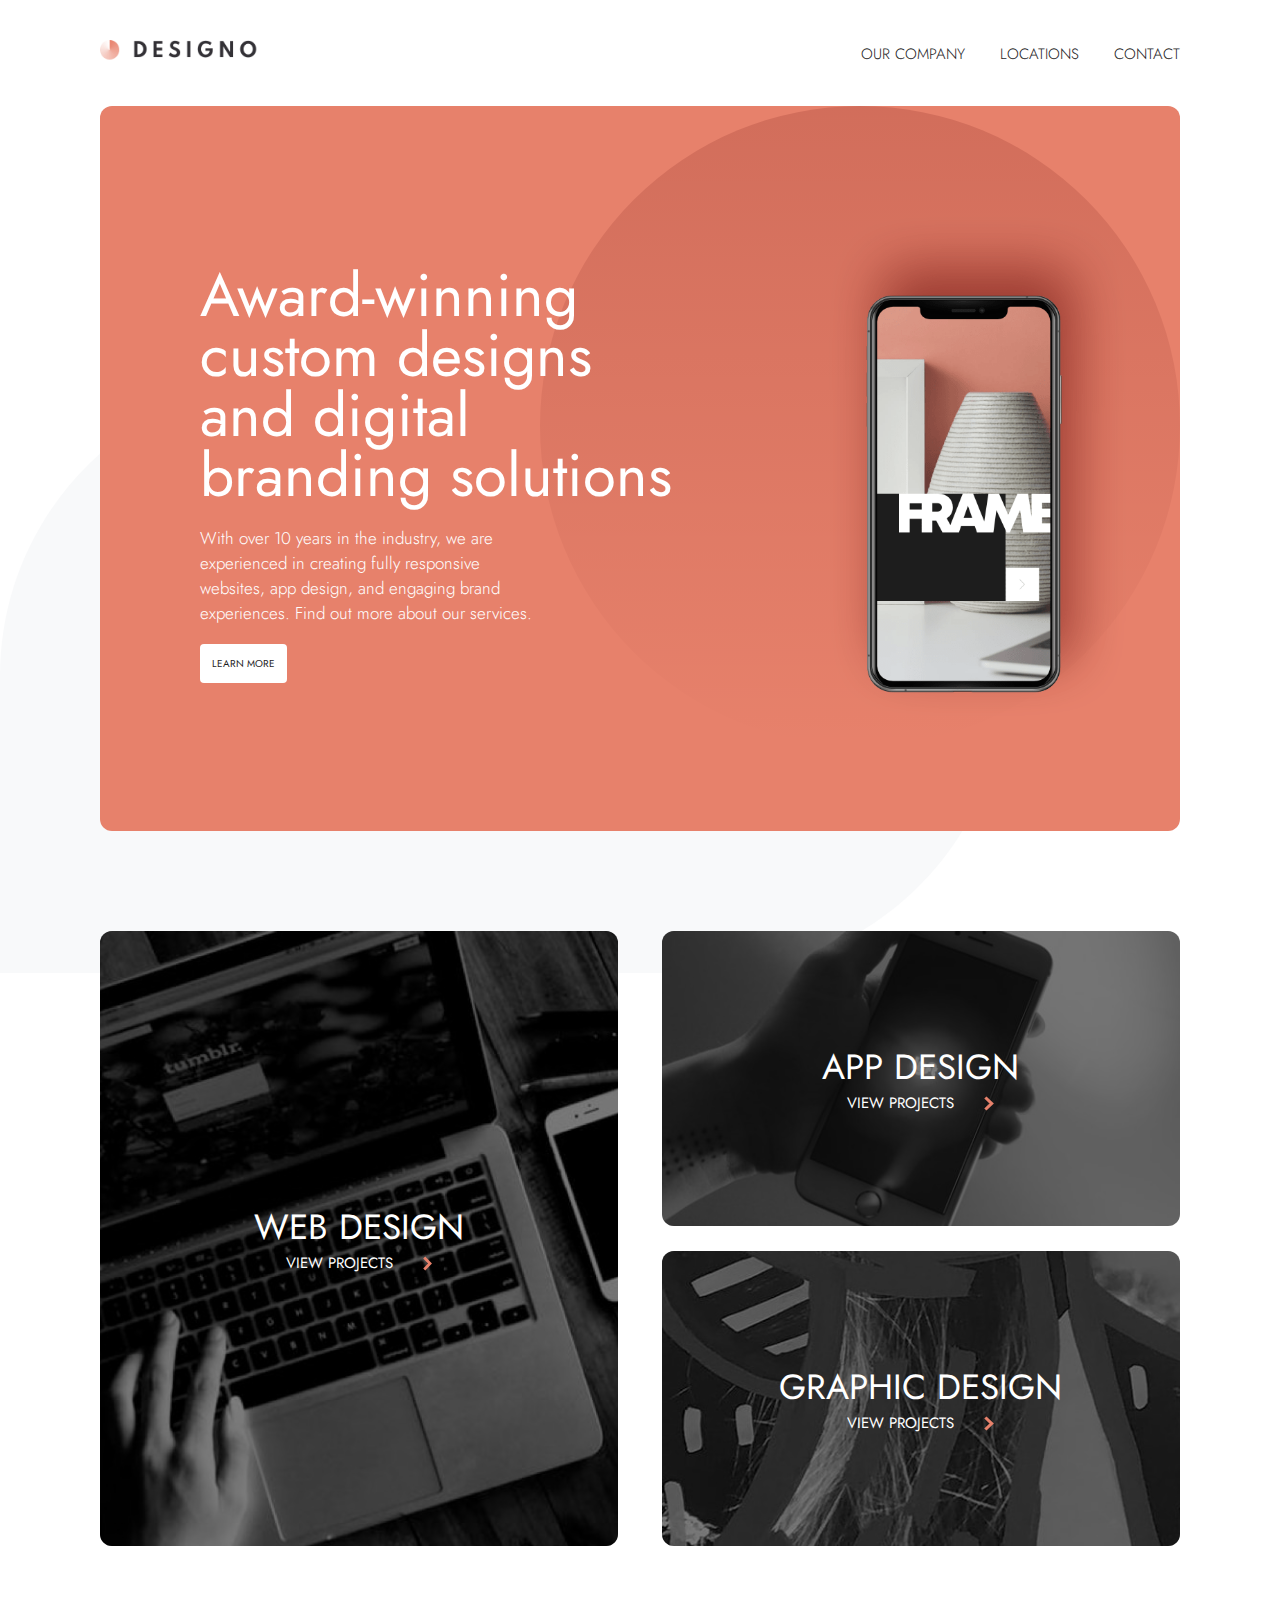
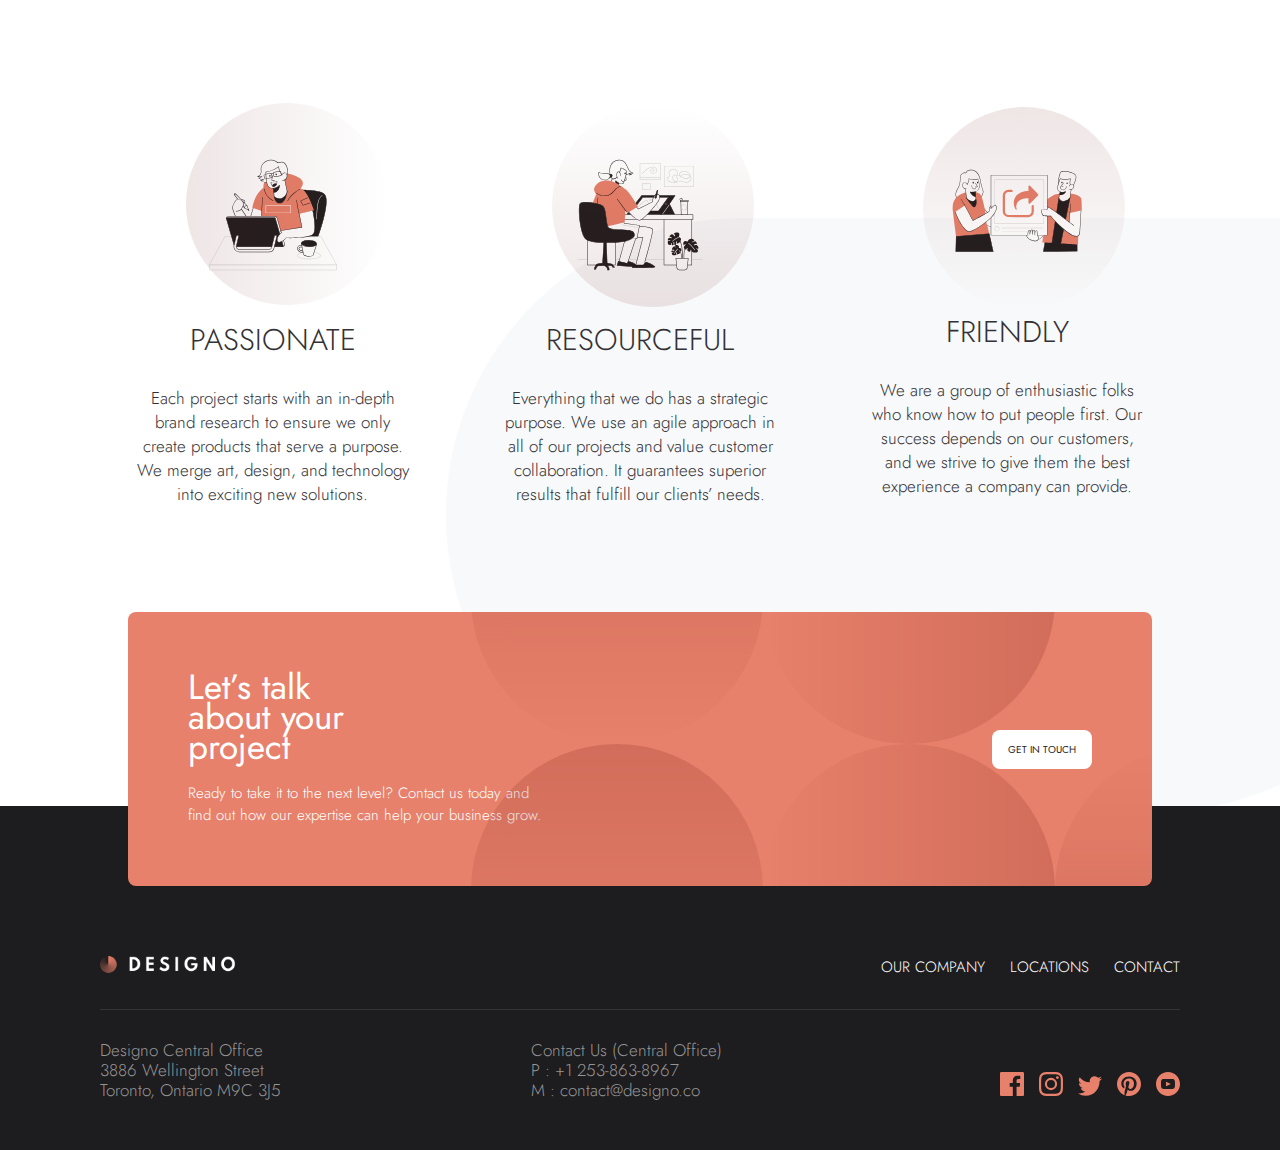
<file: index.html>
<!DOCTYPE html>
<html lang="en">
	<head>
		<meta charset="UTF-8" />
		<meta name="viewport" content="width=device-width, initial-scale=1.0" />
		<meta name="format-detection" content="telephone=no" />
		<meta http-equiv="X-UA-Compatible" content="IE=edge" />
		<link
			rel="icon"
			type="image/png"
			sizes="32x32"
			href="./assets/favicon-32x32.png"
		/>
		<link rel="stylesheet" href="./scss/main.css" />
		<title>Frontend Mentor | Designo Agency Website Challenge</title>
	</head>
	<body>
		<header class="header">
			<nav class="nav">
				<div class="nav-logo">
					<a href="/">
						<img
							src="./assets/shared/desktop/logo-dark.png"
							alt="Website Logo"
							class="nav-logo__image"
						/>
					</a>
				</div>
				<ul class="nav-link">
					<li class="nav-link__item">
						<a href="./about.html">Our Company</a>
					</li>
					<li class="nav-link__item">
						<a href="./locations.html">Locations</a>
					</li>
					<li class="nav-link__item">
						<a href="./contact.html">Contact</a>
					</li>
				</ul>
			</nav>

			<nav class="mobileNav">
				<div class="mobileNav-logo">
					<a href="/" class="mobileNav-logo__link">
						<img
							src="./assets/shared/desktop/logo-dark.png"
							alt="Website Logo"
						/>
					</a>
					<div class="mobileNav-logo__menu">
						<!-- <img src="./assets/shared/mobile/icon-hamburger.svg" alt="Mobile Toggle Icon"> -->
					</div>
				</div>
				<ul class="mobileNav-link">
					<li class="mobileNav-link__item">
						<a href="./about.html">Our Company</a>
					</li>
					<li class="mobileNav-link__item">
						<a href="./locations.html">Locations</a>
					</li>
					<li class="mobileNav-link__item">
						<a href="./contact.html">Contact</a>
					</li>
				</ul>
			</nav>
		</header>

		<main class="main-container">
			<article class="hero">
				<div class="hero-content">
					<h2 class="hero-content__heading">
						Award-winning custom designs and digital branding solutions
					</h2>
					<p class="hero-content__text">
						With over 10 years in the industry, we are experienced in creating
						fully responsive websites, app design, and engaging brand
						experiences. Find out more about our services.
					</p>
					<div class="link">
						<a href="./about.html" class="hero-content__link">Learn more</a>
					</div>
				</div>

				<div class="hero-image">
					<img
						src="./assets/home/desktop/image-hero-phone.png"
						alt="Phone"
						class="hero-image__img"
					/>
				</div>
				<!-- <img src="./assets/home/desktop/bg-pattern-hero-home.svg" alt="Hero Pattern" class="hero-pattern"> -->
			</article>

			<article class="project">
				<div class="project-content project-content__left">
					<img
						src="./assets/home/mobile/image-web-design.jpg"
						alt="Web Design"
						class="mobile"
					/>
					<img
						src="./assets/home/tablet/image-web-design.jpg"
						alt="Web Design"
						class="tablet"
					/>
					<img
						src="./assets/home/desktop/image-web-design-large.jpg"
						alt="Web Design"
						class="desktop"
					/>
					<!-- <img
						src="./assets/home/desktop/image-web-design-large.jpg"
						alt="Web Design Image"
						srcset="
							./assets/home/mobile/image-web-design.jpg         400w,
							./assets/home/tablet/image-web-design.jpg         805w,
							./assets/home/desktop/image-web-design-large.jpg 1920w
						"
						sizes="(max-width: 600px) 200px, 
                   			   (max-width: 805px) 402.5px,
                   			   1920px"
					/> -->
					<div class="project-content__texts">
						<h2 class="project-content__texts--heading">Web Design</h2>
						<a href="./web-design.html" class="project-content__texts--link">
							<p>View Projects</p>
							<img
								src="./assets/shared/desktop/icon-right-arrow.svg"
								alt="Call to Action"
							/>
						</a>
					</div>
				</div>

				<div class="project-content project-content__right">
					<div class="project-content__top">
						<img
							src="../assets/home/mobile/image-app-design.jpg"
							alt="App Design"
							class="mobile"
						/>
						<img
							src="./assets/home/tablet/image-app-design.jpg"
							alt="App Design"
							class="tablet"
						/>
						<img
							src="./assets/home/desktop/image-app-design.jpg"
							alt="App Design"
							class="desktop"
						/>
						<!-- <img
							src="./assets/home/desktop/image-app-design.jpg"
							alt="App Design Image"
							srcset="
								./assets/home/mobile/image-app-design.jpg   400w,
								./assets/home/tablet/image-app-design.jpg   805w,
								./assets/home/desktop/image-app-design.jpg 1920w
							"
							sizes="(max-width: 600px) 200px, 
                   (max-width: 805px) 402.5px,
                   1920px"
						/> -->
						<div class="project-content__texts">
							<h2 class="project-content__texts--heading">App Design</h2>
							<a href="./app-design.html" class="project-content__texts--link">
								<p>View Projects</p>
								<img
									src="./assets/shared/desktop/icon-right-arrow.svg"
									alt="Call to Action"
								/>
							</a>
						</div>
					</div>
					<div class="project-content__bottom">
						<img
							src="./assets/home/mobile/image-graphic-design.jpg"
							alt="Graphic Design"
							class="mobile"
						/>
						<img
							src="./assets/home/tablet/image-graphic-design.jpg"
							alt="Graphic Design"
							class="tablet"
						/>
						<img
							src="./assets/home/desktop/image-graphic-design.jpg"
							alt="Graphic Design"
							class="desktop"
						/>
						<!-- <img
							src="./assets/home/desktop/image-graphic-design.jpg"
							alt="Graphic Design Image"
							srcset="
								./assets/home/mobile/image-graphic-design.jpg   400w,
								./assets/home/tablet/image-graphic-design.jpg   805w,
								./assets/home/desktop/image-graphic-design.jpg 1920w
							"
							sizes="(max-width: 600px) 200px, 
                   (max-width: 805px) 402.5px,
                   1920px"
						/> -->
						<div class="project-content__texts">
							<h2 class="project-content__texts--heading">Graphic Design</h2>
							<a
								href="./graphic-design.html"
								class="project-content__texts--link"
							>
								<p>View Projects</p>
								<img
									src="./assets/shared/desktop/icon-right-arrow.svg"
									alt="Call to Action"
								/>
							</a>
						</div>
					</div>
				</div>
			</article>

			<article class="quality">
				<div class="quality-content quality-content__left">
					<div class="quality-content__left--imgContainer">
						<img
							src="./assets/home/desktop/illustration-passionate.svg"
							alt="Passionate"
							class="quality-content__image"
						/>
					</div>
					<div class="quality-content__details">
						<h2 class="quality-content__heading">Passionate</h2>
						<p class="quality-content__text">
							Each project starts with an in-depth brand research to ensure we
							only create products that serve a purpose. We merge art, design,
							and technology into exciting new solutions.
						</p>
					</div>
				</div>
				<div class="quality-content quality-content__center">
					<div class="quality-content__center--imgContainer">
						<img
							src="./assets/home/desktop/illustration-resourceful.svg"
							alt="Passionate"
							class="quality-content__image"
						/>
					</div>
					<div class="quality-content__details">
						<h2 class="quality-content__heading">Resourceful</h2>
						<p class="quality-content__text">
							Everything that we do has a strategic purpose. We use an agile
							approach in all of our projects and value customer collaboration.
							It guarantees superior results that fulfill our clients’ needs.
						</p>
					</div>
				</div>
				<div class="quality-content quality-content__right">
					<div class="quality-content__right--imgContainer">
						<img
							src="./assets/home/desktop/illustration-friendly.svg"
							alt="Passionate"
							class="quality-content__image"
						/>
					</div>
					<div class="quality-content__details">
						<h2 class="quality-content__heading">Friendly</h2>
						<p class="quality-content__text">
							We are a group of enthusiastic folks who know how to put people
							first. Our success depends on our customers, and we strive to give
							them the best experience a company can provide.
						</p>
					</div>
				</div>
			</article>

			<article class="sub">
				<div class="sub-content">
					<div class="sub-content__words">
						<h3 class="sub-content__words--heading">
							Let’s talk about your project
						</h3>
						<p class="sub-content__words--text">
							Ready to take it to the next level? Contact us today and find out
							how our expertise can help your business grow.
						</p>
					</div>
					<div class="sub-content__words--link">
						<a href="./contact.html" class="btn-link">Get in touch</a>
					</div>
				</div>
			</article>
		</main>

		<footer class="footer">
			<div class="footer-top">
				<div class="footer-top__logo">
					<a href="/">
						<img
							src="./assets/shared/desktop/logo-light.png"
							alt="Footer Logo"
						/>
					</a>
				</div>
				<div class="footer-top__links">
					<ul>
						<li class="footer-top__links--link">
							<a href="./about.html">Our company</a>
						</li>
						<li class="footer-top__links--link">
							<a href="./locations.html">Locations</a>
						</li>
						<li class="footer-top__links--link">
							<a href="./contact.html">Contact</a>
						</li>
					</ul>
				</div>
			</div>
			<div class="footer-bottom">
				<div class="footer-bottom__content footer-bottom__address">
					<p class="footer-bottom__content--text">
						<span class="footer-bottom__content--text-1"
							>Designo Central Office</span
						>
						<span class="footer-bottom__content--text-2"
							>3886 Wellington Street</span
						>
						<span class="footer-bottom__content--text-3"
							>Toronto, Ontario M9C 3J5</span
						>
					</p>
				</div>
				<div class="footer-bottom__content footer-bottom__contact">
					<p class="footer-bottom__content--text">
						<span class="footer-bottom__content--text-1"
							>Contact Us (Central Office)</span
						>
						<span class="footer-bottom__content--text-2"
							>P : +1 253-863-8967</span
						>
						<span class="footer-bottom__content--text-3"
							>M : contact@designo.co</span
						>
					</p>
				</div>
				<div class="footer-bottom__media">
					<ul>
						<li class="footer-bottom__media--content">
							<a href="">
								<img
									src="./assets/shared/desktop/icon-facebook.svg"
									alt="Facebook Icon"
								/>
							</a>
						</li>
						<li class="footer-bottom__media--content">
							<a href="">
								<img
									src="./assets/shared/desktop/icon-instagram.svg"
									alt="Instagram Logo"
								/>
							</a>
						</li>
						<li class="footer-bottom__media--content">
							<a href="">
								<img
									src="./assets/shared/desktop/icon-twitter.svg"
									alt="Twitter Icon"
								/>
							</a>
						</li>
						<li class="footer-bottom__media--content">
							<a href="">
								<img
									src="./assets/shared/desktop/icon-pinterest.svg"
									alt="Pinterest Icon"
								/>
							</a>
						</li>
						<li class="footer-bottom__media--content">
							<a href="">
								<img
									src="./assets/shared/desktop/icon-youtube.svg"
									alt="Youtube Icon"
								/>
							</a>
						</li>
					</ul>
				</div>
			</div>
		</footer>
	</body>
	<script src="./index.js"></script>
</html>
</file>
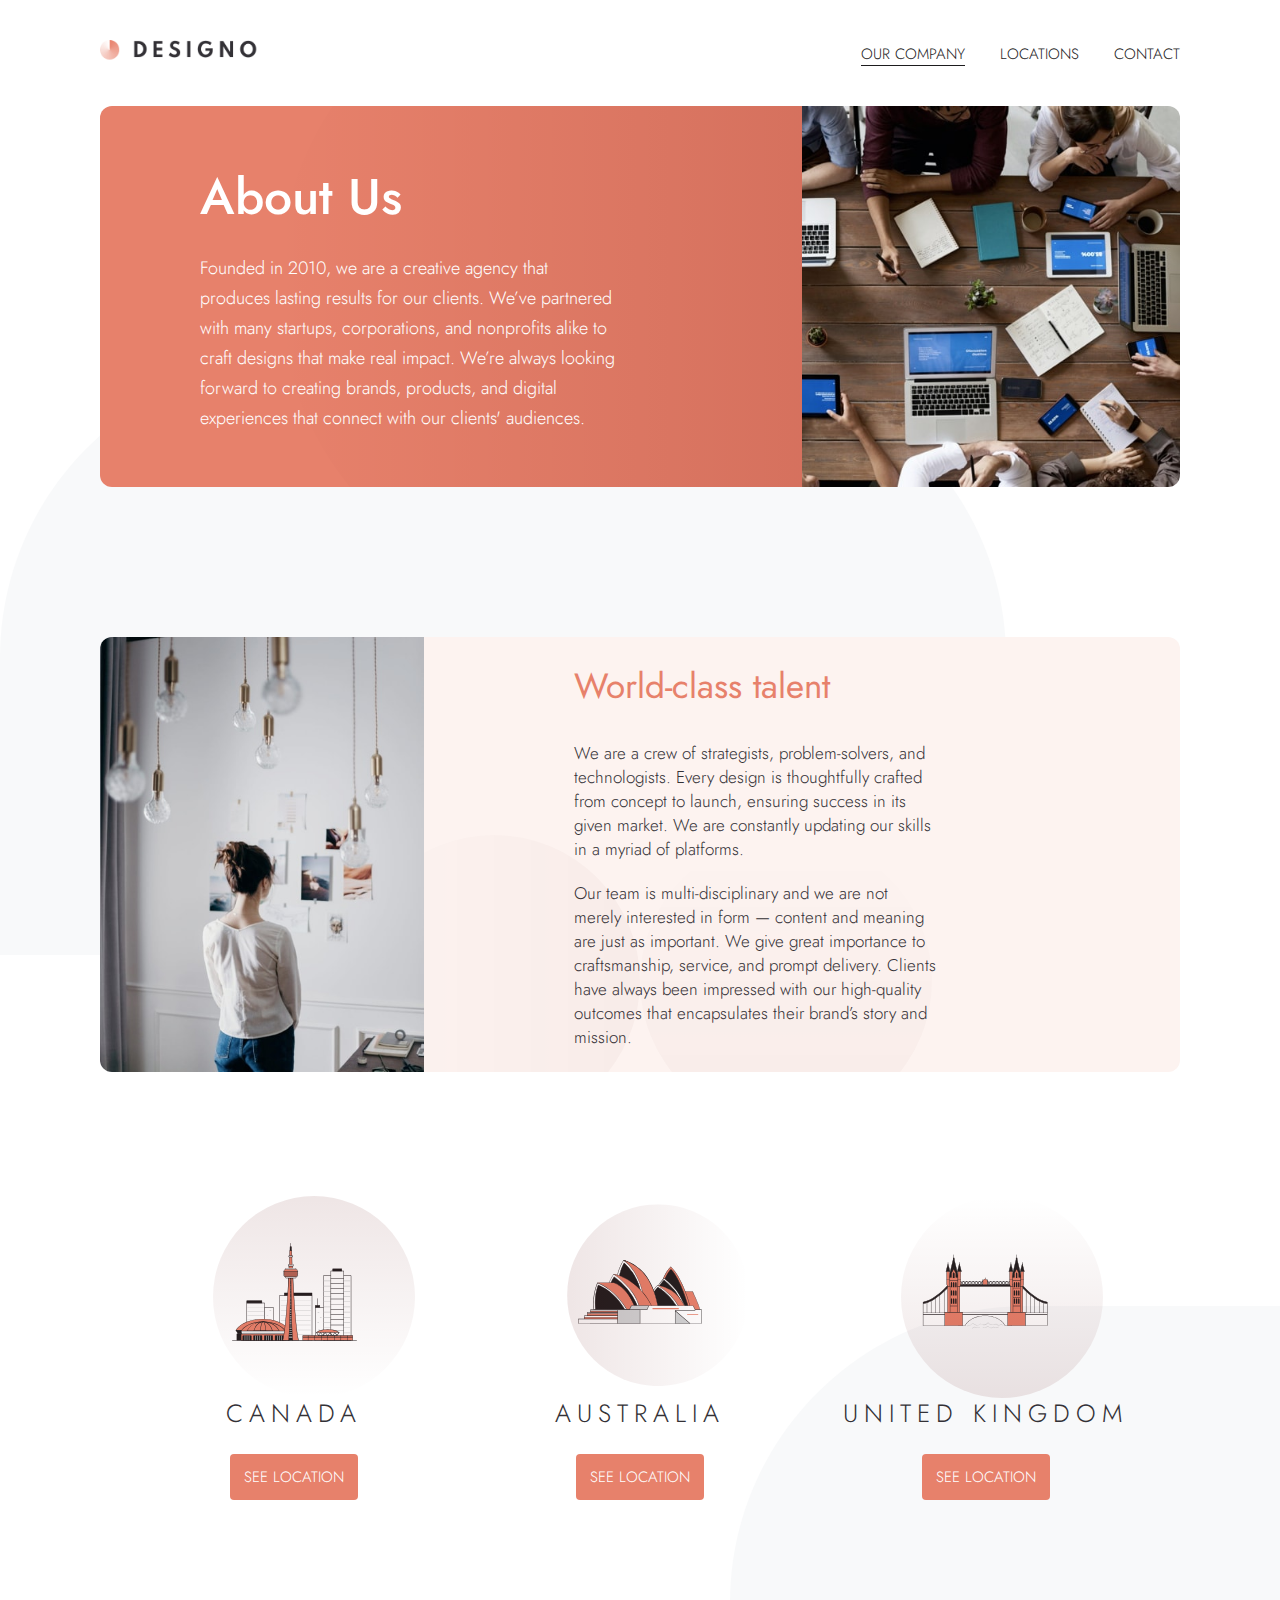
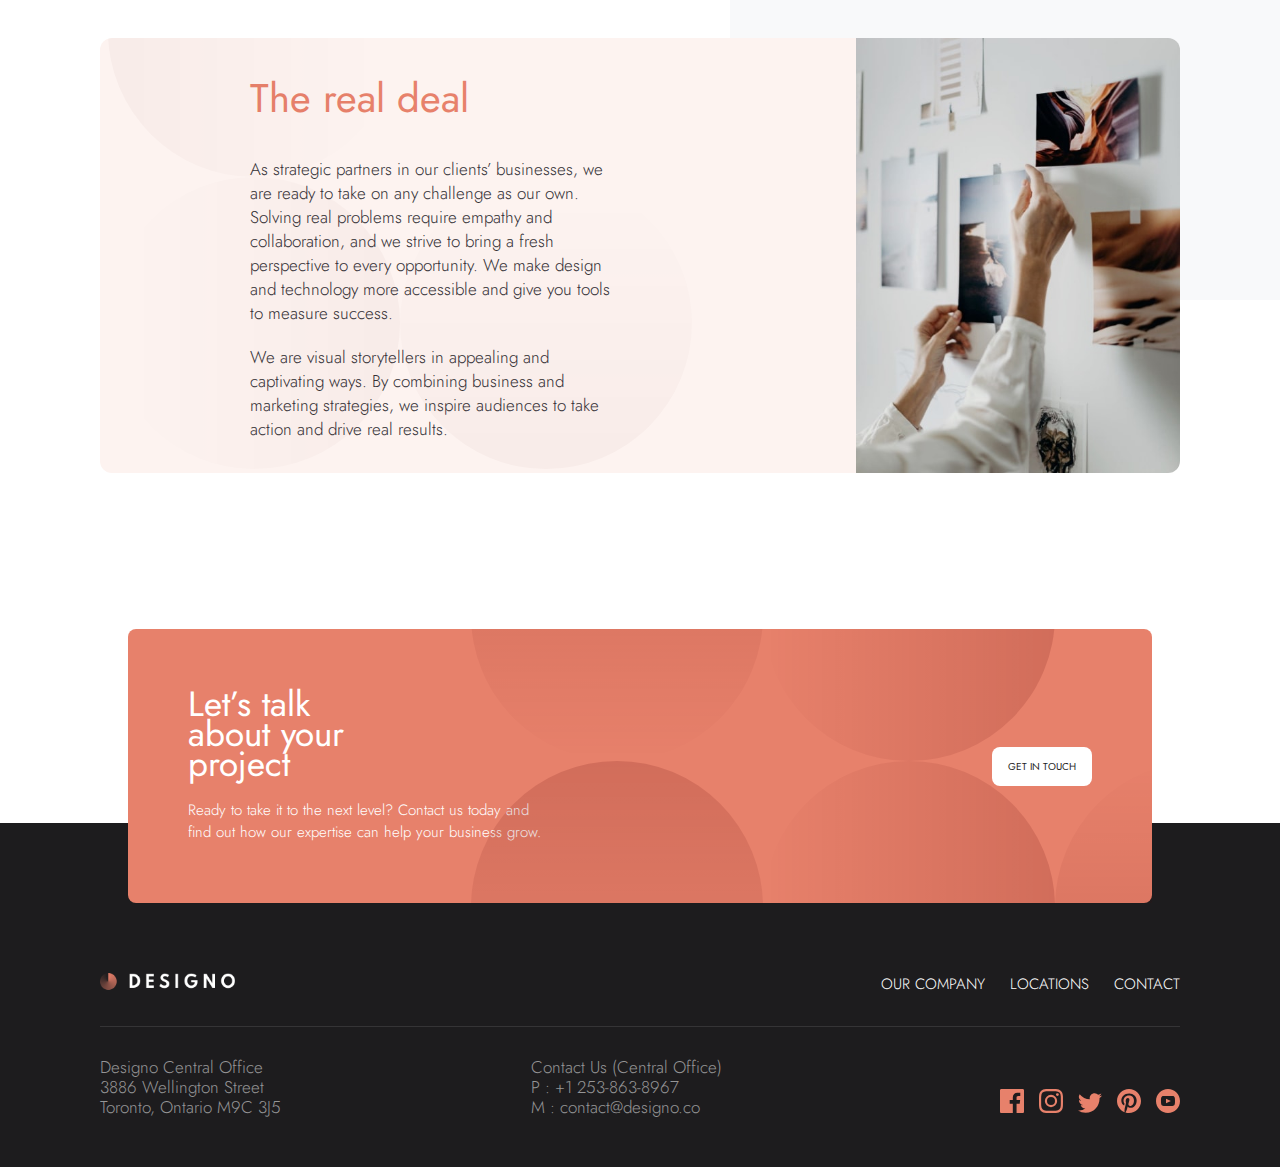
<file: about.html>
<!DOCTYPE html>
<html lang="en">
	<head>
		<meta charset="UTF-8" />
		<meta name="viewport" content="width=device-width, initial-scale=1.0" />
		<meta name="format-detection" content="telephone=no" />
		<meta http-equiv="X-UA-Compatible" content="IE=edge" />
		<link
			rel="icon"
			type="image/png"
			sizes="32x32"
			href="./assets/favicon-32x32.png"
		/>
		<link rel="stylesheet" href="./scss/main.css" />
		<title>Frontend Mentor | Designo Agency Website Challenge</title>
	</head>
	<body>
		<header class="header">
			<nav class="nav">
				<div class="nav-logo">
					<a href="/">
						<img
							src="./assets/shared/desktop/logo-dark.png"
							alt="LOGO"
							class="nav-logo__image"
						/>
					</a>
				</div>
				<ul class="nav-link">
					<li class="nav-link__item">
						<a href="/about.html">Our Company</a>
					</li>
					<li class="nav-link__item">
						<a href="./locations.html">Locations</a>
					</li>
					<li class="nav-link__item">
						<a href="./contact.html">Contact</a>
					</li>
				</ul>
			</nav>

			<nav class="mobileNav">
				<div class="mobileNav-logo">
					<a href="/" class="mobileNav-logo__link">
						<img
							src="./assets/shared/desktop/logo-dark.png"
							alt="Website Logo"
						/>
					</a>
					<div class="mobileNav-logo__menu">
						<!-- <img src="./assets/shared/mobile/icon-hamburger.svg" alt="Mobile Toggle Icon"> -->
					</div>
				</div>
				<ul class="mobileNav-link">
					<li class="mobileNav-link__item">
						<a href="./about.html">Our Company</a>
					</li>
					<li class="mobileNav-link__item">
						<a href="./locations.html">Locations</a>
					</li>
					<li class="mobileNav-link__item">
						<a href="./contact.html">Contact</a>
					</li>
				</ul>
			</nav>
		</header>
		<main class="main-container">
			<article class="about">
				<div class="about-intro about-intro__left">
					<h2 class="about-intro__heading">About us</h2>
					<p class="about-intro__text">
						Founded in 2010, we are a creative agency that produces lasting
						results for our clients. We’ve partnered with many startups,
						corporations, and nonprofits alike to craft designs that make real
						impact. We’re always looking forward to creating brands, products,
						and digital experiences that connect with our clients' audiences.
					</p>
				</div>
				<div class="about-intro about-intro__right">
					<img
						src="./assets/about/mobile/image-about-hero.jpg"
						alt="About Hero"
						class="mobile"
					/>
					<img
						src="./assets/about/tablet/image-about-hero.jpg"
						alt="About Hero"
						class="tablet"
					/>
					<img
						src="./assets/about/desktop/image-about-hero.jpg"
						alt="About Hero"
						class="desktop"
					/>
					<!-- <img 
            src="./assets/about/desktop/image-about-hero.jpg" 
            alt="About hero" 
            srcset="./assets/about/mobile/image-about-hero.jpg 400w,
                    ./assets/about/tablet/image-about-hero.jpg 805w, 
                    ./assets/about/desktop/image-about-hero.jpg 1920w" 
            sizes="(max-width: 37.5rem) 200px,
                   (max-width: 50.3125rem) 402.5px,
                   1920px"
        > -->
				</div>
			</article>

			<article class="world">
				<div class="world-content world-content__left">
					<img
						src="./assets/about/mobile/image-world-class-talent.jpg"
						alt="World-class Talent"
						class="mobile"
					/>
					<img
						src="./assets/about/tablet/image-world-class-talent.jpg"
						alt="World-class Talent"
						class="tablet"
					/>
					<img
						src="./assets/about/desktop/image-world-class-talent.jpg"
						alt="World-class Talent"
						class="desktop"
					/>
					<!-- <img 
            src="./assets/about/desktop/image-world-class-talent.jpg" 
            alt="About hero" 
            srcset="./assets/about/mobile/image-world-class-talent.jpg 400w,
                    ./assets/about/tablet/image-world-class-talent.jpg 805w, 
                    ./assets/about/desktop/image-world-class-talent.jpg 1920w" 
            sizes="(max-width: 37.5rem) 200px,
                   (max-width: 50.3125rem) 402.5px,
                   1920px"
        > -->
				</div>
				<div class="world-content world-content__right">
					<div class="world-content__content">
						<h2 class="world-content__heading">World-class talent</h2>
						<p class="world-content__text">
							<span>
								We are a crew of strategists, problem-solvers, and
								technologists. Every design is thoughtfully crafted from concept
								to launch, ensuring success in its given market. We are
								constantly updating our skills in a myriad of platforms.
							</span>
							<span>
								Our team is multi-disciplinary and we are not merely interested
								in form — content and meaning are just as important. We give
								great importance to craftsmanship, service, and prompt delivery.
								Clients have always been impressed with our high-quality
								outcomes that encapsulates their brand’s story and mission.
							</span>
						</p>
					</div>
				</div>
			</article>

			<article class="countries">
				<div class="countries-content">
					<div class="countries-content__image countries-content__left">
						<img
							src="./assets/shared/desktop/illustration-canada.svg"
							alt="Toronto Canada"
						/>
					</div>
					<h3 class="countries-content__heading">Canada</h3>
					<a href="#" class="countries-content__link">See location</a>
				</div>
				<div class="countries-content">
					<div class="countries-content__image countries-content__center">
						<img
							src="./assets/shared/desktop/illustration-australia.svg"
							alt="Sydney Australia"
						/>
					</div>
					<h3 class="countries-content__heading">Australia</h3>
					<a href="#" class="countries-content__link">See location</a>
				</div>
				<div class="countries-content">
					<div class="countries-content__image countries-content__right">
						<img
							src="./assets/shared/desktop/illustration-united-kingdom.svg"
							alt="London UK"
						/>
					</div>
					<h3 class="countries-content__heading">United Kingdom</h3>
					<a href="#" class="countries-content__link">See location</a>
				</div>
			</article>

			<article class="deal">
				<div class="deal-content deal-content__left">
					<div class="deal-content__texts">
						<h3 class="deal-content__texts--heading">The real deal</h3>
						<p class="deal-content__texts--text">
							<span>
								As strategic partners in our clients’ businesses, we are ready
								to take on any challenge as our own. Solving real problems
								require empathy and collaboration, and we strive to bring a
								fresh perspective to every opportunity. We make design and
								technology more accessible and give you tools to measure
								success.
							</span>
							<span>
								We are visual storytellers in appealing and captivating ways. By
								combining business and marketing strategies, we inspire
								audiences to take action and drive real results.
							</span>
						</p>
					</div>
				</div>
				<div class="deal-content deal-content__right">
					<img
						src="./assets/about/mobile/image-real-deal.jpg"
						alt="Images on a wall"
						class="mobile"
					/>
					<img
						src="./assets/about/tablet/image-real-deal.jpg"
						alt="Images on a wall"
						class="tablet"
					/>
					<img
						src="./assets/about/desktop/image-real-deal.jpg"
						alt="Images on a wall"
						class="desktop"
					/>
					<!-- <img 
            src="./assets/about/desktop/image-real-deal.jpg" 
            alt="Images on a wall" 
            srcset="./assets/about/mobile/image-real-deal.jpg 400w,
                    ./assets/about/tablet/image-real-deal.jpg 805w, 
                    ./assets/about/desktop/image-real-deal.jpg 1920w" 
            sizes="(max-width: 37.5rem) 200px,
                   (max-width: 50.3125rem) 402.5px,
                   1920px"
        > -->
				</div>
			</article>

			<article class="sub about-sub">
				<div class="sub-content">
					<div class="sub-content__words">
						<h3 class="sub-content__words--heading">
							Let’s talk about your project
						</h3>
						<p class="sub-content__words--text">
							Ready to take it to the next level? Contact us today and find out
							how our expertise can help your business grow.
						</p>
					</div>
					<div class="sub-content__words--link">
						<a href="#" class="btn-link">Get in touch</a>
					</div>
				</div>
			</article>
		</main>
		<footer class="footer">
			<div class="footer-top">
				<div class="footer-top__logo">
					<a href="/">
						<img
							src="./assets/shared/desktop/logo-light.png"
							alt="Footer Logo"
						/>
					</a>
				</div>
				<div class="footer-top__links">
					<ul>
						<li class="footer-top__links--link">
							<a href="./about.html">Our company</a>
						</li>
						<li class="footer-top__links--link">
							<a href="./locations.html">Locations</a>
						</li>
						<li class="footer-top__links--link">
							<a href="./contact.html">Contact</a>
						</li>
					</ul>
				</div>
			</div>
			<div class="footer-bottom">
				<div class="footer-bottom__content footer-bottom__address">
					<p class="footer-bottom__content--text">
						<span class="footer-bottom__content--text-1"
							>Designo Central Office</span
						>
						<span class="footer-bottom__content--text-2"
							>3886 Wellington Street</span
						>
						<span class="footer-bottom__content--text-3"
							>Toronto, Ontario M9C 3J5</span
						>
					</p>
				</div>
				<div class="footer-bottom__content footer-bottom__contact">
					<p class="footer-bottom__content--text">
						<span class="footer-bottom__content--text-1"
							>Contact Us (Central Office)</span
						>
						<span class="footer-bottom__content--text-2"
							>P : +1 253-863-8967</span
						>
						<span class="footer-bottom__content--text-3"
							>M : contact@designo.co</span
						>
					</p>
				</div>
				<div class="footer-bottom__media">
					<ul>
						<li class="footer-bottom__media--content">
							<a href="">
								<img
									src="./assets/shared/desktop/icon-facebook.svg"
									alt="Facebook Icon"
								/>
							</a>
						</li>
						<li class="footer-bottom__media--content">
							<a href="">
								<img
									src="./assets/shared/desktop/icon-instagram.svg"
									alt="Instagram Logo"
								/>
							</a>
						</li>
						<li class="footer-bottom__media--content">
							<a href="">
								<img
									src="./assets/shared/desktop/icon-twitter.svg"
									alt="Twitter Icon"
								/>
							</a>
						</li>
						<li class="footer-bottom__media--content">
							<a href="">
								<img
									src="./assets/shared/desktop/icon-pinterest.svg"
									alt="Pinterest Icon"
								/>
							</a>
						</li>
						<li class="footer-bottom__media--content">
							<a href="">
								<img
									src="./assets/shared/desktop/icon-youtube.svg"
									alt="Youtube Icon"
								/>
							</a>
						</li>
					</ul>
				</div>
			</div>
		</footer>
	</body>
	<script src="./index.js"></script>
</html>
</file>
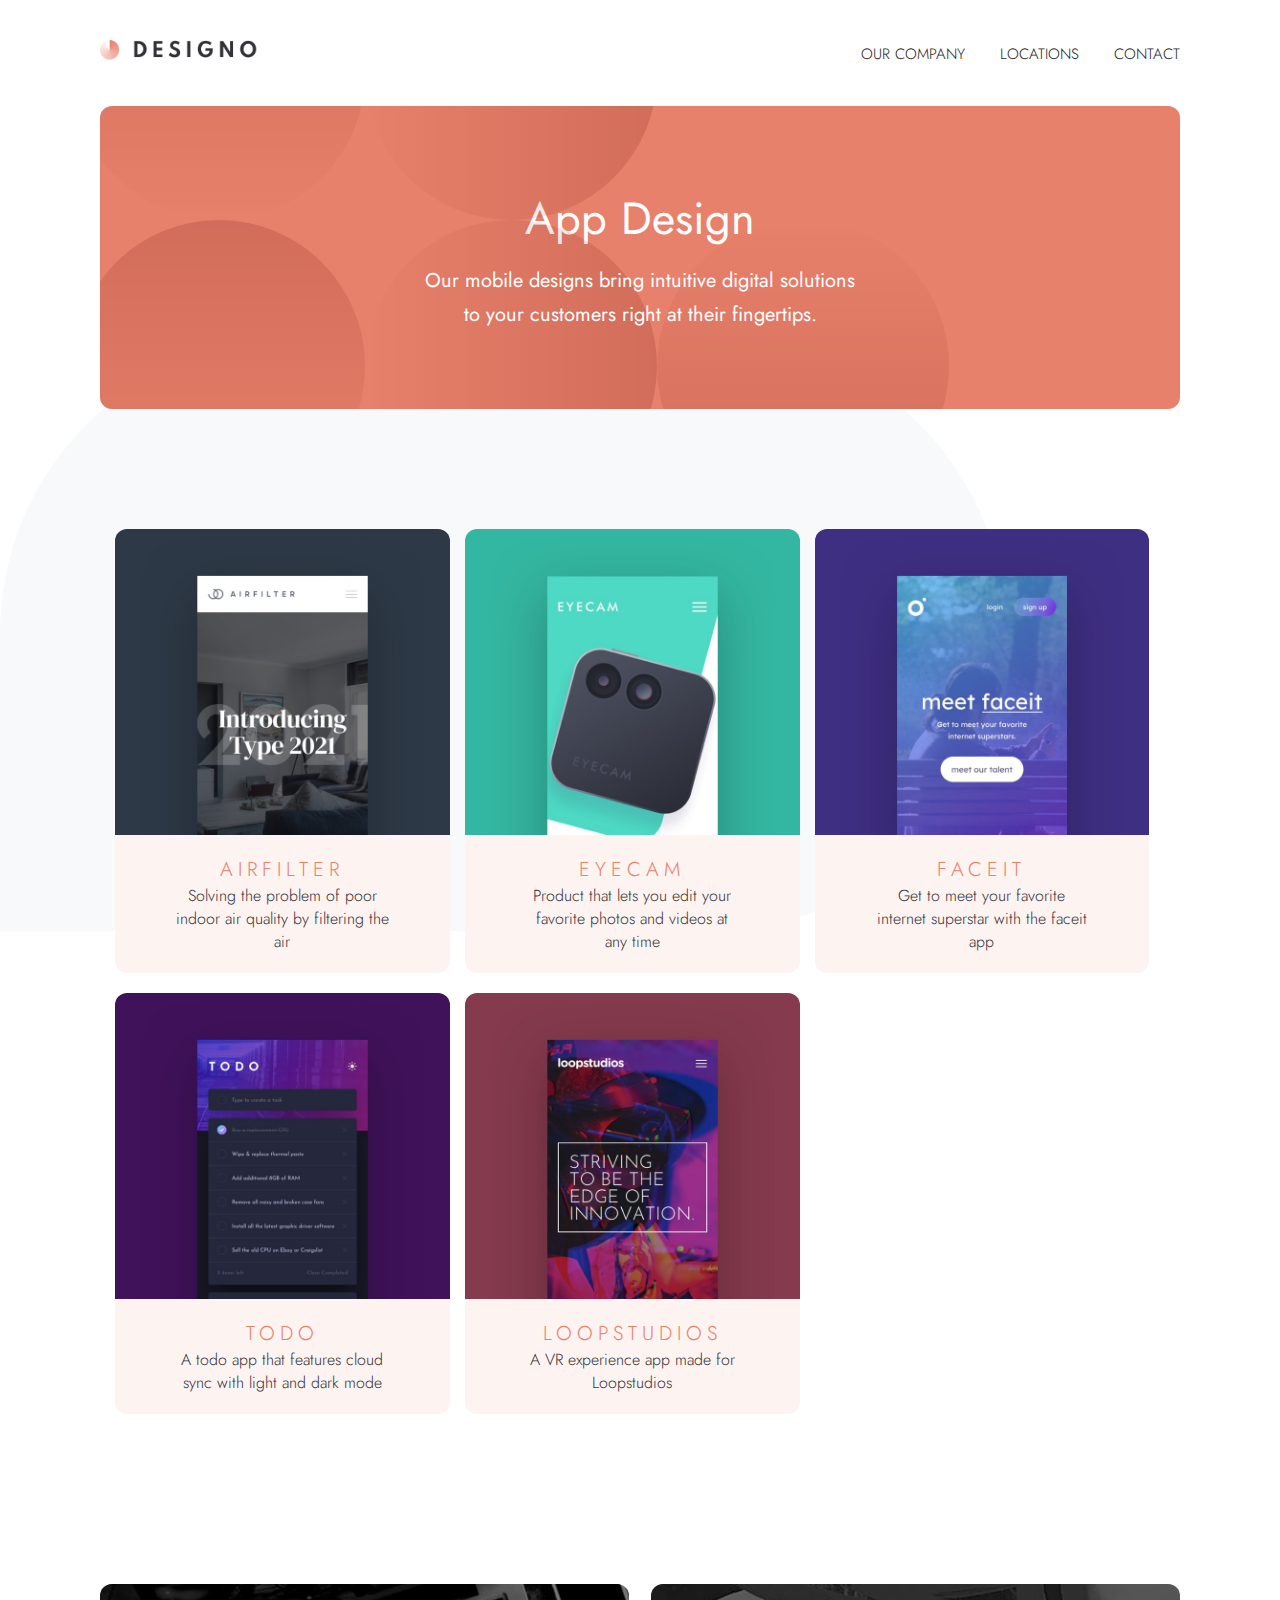
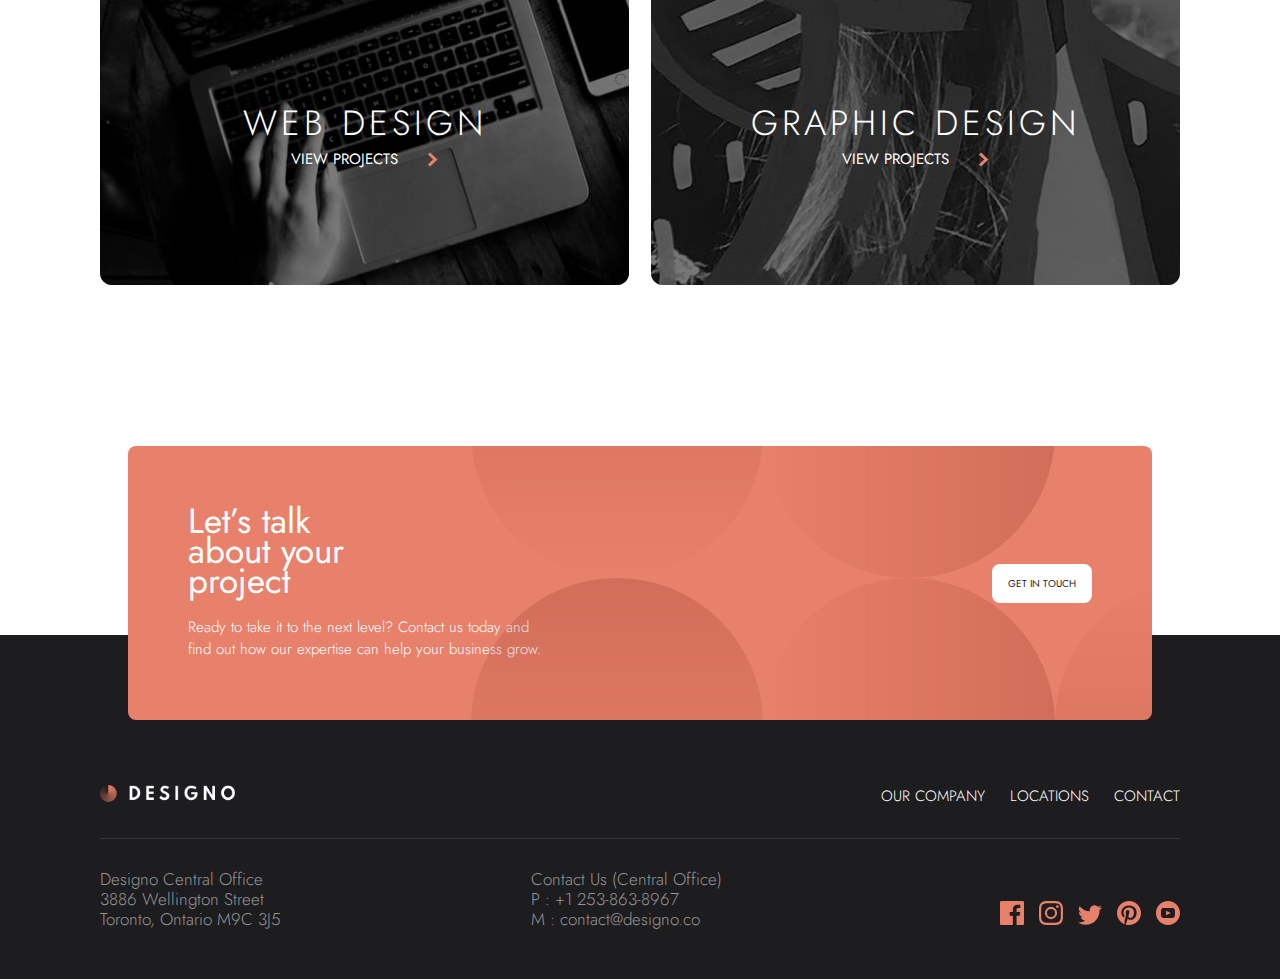
<file: app-design.html>
<!DOCTYPE html>
<html lang="en">
	<head>
		<meta charset="UTF-8" />
		<meta name="viewport" content="width=device-width, initial-scale=1.0" />
		<meta name="format-detection" content="telephone=no" />
		<meta http-equiv="X-UA-Compatible" content="IE=edge" />
		<link
			rel="icon"
			type="image/png"
			sizes="32x32"
			href="./assets/favicon-32x32.png"
		/>
		<link rel="stylesheet" href="./scss/main.css" />
		<title>Frontend Mentor | Designo Agency Website Challenge</title>
	</head>
	<body>
		<header class="header">
			<nav class="nav">
				<div class="nav-logo">
					<a href="/">
						<img
							src="./assets/shared/desktop/logo-dark.png"
							alt="LOGO"
							class="nav-logo__image"
						/>
					</a>
				</div>
				<ul class="nav-link">
					<li class="nav-link__item">
						<a href="./about.html">Our Company</a>
					</li>
					<li class="nav-link__item">
						<a href="./locations.html">Locations</a>
					</li>
					<li class="nav-link__item">
						<a href="./contact.html">Contact</a>
					</li>
				</ul>
			</nav>

			<nav class="mobileNav">
				<div class="mobileNav-logo">
					<a href="/" class="mobileNav-logo__link">
						<img
							src="./assets/shared/desktop/logo-dark.png"
							alt="Website Logo"
						/>
					</a>
					<div class="mobileNav-logo__menu">
						<!-- <img src="./assets/shared/mobile/icon-hamburger.svg" alt="Mobile Toggle Icon"> -->
					</div>
				</div>
				<ul class="mobileNav-link">
					<li class="mobileNav-link__item">
						<a href="./about.html">Our Company</a>
					</li>
					<li class="mobileNav-link__item">
						<a href="./locations.html">Locations</a>
					</li>
					<li class="mobileNav-link__item">
						<a href="./contact.html">Contact</a>
					</li>
				</ul>
			</nav>
		</header>

		<main class="main-container">
			<article class="app-intro">
				<h2 class="app-intro__heading">App design</h2>
				<p class="app-intro__text">
					<span>Our mobile designs bring intuitive digital solutions</span>
					<span>to your customers right at their fingertips.</span>
				</p>
			</article>

			<article class="web-designs">
				<div class="web-designs__content">
					<div class="web-designs__content--image">
						<img
							src="./assets/app-design/desktop/image-airfilter.jpg"
							alt="Air Filter app"
						/>
					</div>
					<div class="web-designs__content--text">
						<h3 class="web-designs__content--text-heading">Airfilter</h3>
						<p class="web-designs__content--text-text">
							Solving the problem of poor indoor air quality by filtering the
							air
						</p>
					</div>
				</div>
				<div class="web-designs__content">
					<div class="web-designs__content--image">
						<img
							src="./assets/app-design/desktop/image-eyecam.jpg"
							alt="Eyecam app"
						/>
					</div>
					<div class="web-designs__content--text">
						<h3 class="web-designs__content--text-heading">Eyecam</h3>
						<p class="web-designs__content--text-text">
							Product that lets you edit your favorite photos and videos at any
							time
						</p>
					</div>
				</div>
				<div class="web-designs__content">
					<div class="web-designs__content--image">
						<img
							src="./assets/app-design/desktop/image-faceit.jpg"
							alt="Faceit app"
						/>
					</div>
					<div class="web-designs__content--text">
						<h3 class="web-designs__content--text-heading">Faceit</h3>
						<p class="web-designs__content--text-text">
							Get to meet your favorite internet superstar with the faceit app
						</p>
					</div>
				</div>
				<div class="web-designs__content">
					<div class="web-designs__content--image">
						<img
							src="./assets/app-design/desktop/image-todo.jpg"
							alt="Todo app"
						/>
					</div>
					<div class="web-designs__content--text">
						<h3 class="web-designs__content--text-heading">Todo</h3>
						<p class="web-designs__content--text-text">
							A todo app that features cloud sync with light and dark mode
						</p>
					</div>
				</div>
				<div class="web-designs__content">
					<div class="web-designs__content--image">
						<img
							src="./assets/app-design/desktop/image-loopstudios.jpg"
							alt="Loopstudios app"
						/>
					</div>
					<div class="web-designs__content--text">
						<h3 class="web-designs__content--text-heading">Loopstudios</h3>
						<p class="web-designs__content--text-text">
							A VR experience app made for Loopstudios
						</p>
					</div>
				</div>
			</article>

			<article class="design-links">
				<div class="design-links__content">
					<img
						src="./assets/home/mobile/image-web-design.jpg"
						alt="Web Design"
						class="mobile"
					/>
					<img
						src="./assets/home/tablet/image-web-design.jpg"
						alt="Web Design"
						class="tablet"
					/>
					<img
						src="./assets/home/desktop/image-web-design-small.jpg"
						alt="Web Design"
						class="desktop"
					/>
					<!-- <img 
            src="./assets/home/desktop/image-web-design-small.jpg" 
            alt="Web Design Image" 
            srcset="./assets/home/mobile/image-web-design.jpg 400w, 
                    ./assets/home/tablet/image-web-design.jpg 805w,
                    ./assets/home/desktop/image-web-design-small.jpg 1920w" 
            sizes="(max-width: 37.5rem) 200px,
                   (max-width: 50.3125rem) 402.5px,
                   1920px"
            > -->
					<div class="design-links__content--text">
						<h2 class="design-links__content--text-heading">Web Design</h2>
						<a
							href="./web-design.html"
							class="design-links__content--text-link"
						>
							<p>View Projects</p>
							<img
								src="./assets/shared/desktop/icon-right-arrow.svg"
								alt="Call to Action"
							/>
						</a>
					</div>
				</div>
				<div class="design-links__content">
					<img
						src="./assets/home/mobile/image-graphic-design.jpg"
						alt="App Design"
						class="mobile"
					/>
					<img
						src="./assets/home/tablet/image-graphic-design.jpg"
						alt="App Design"
						class="tablet"
					/>
					<img
						src="./assets/home/desktop/image-graphic-design.jpg"
						alt="App Design"
						class="desktop"
					/>
					<!-- <img 
            src="./assets/home/desktop/image-graphic-design.jpg" 
            alt="Graphic Design Image" 
            srcset="./assets/home/mobile/image-graphic-design.jpg 400w, 
                    ./assets/home/tablet/image-graphic-design.jpg 805w,
            ./assets/home/desktop/image-graphic-design.jpg 1920w" 
            sizes="(max-width: 37.5rem) 200px,
                   (max-width: 50.3125rem) 402.5px,
                   1920px"
            > -->
					<div class="design-links__content--text">
						<h2 class="design-links__content--text-heading">Graphic Design</h2>
						<a
							href="./graphic-design.html"
							class="design-links__content--text-link"
						>
							<p>View Projects</p>
							<img
								src="./assets/shared/desktop/icon-right-arrow.svg"
								alt="Call to Action"
							/>
						</a>
					</div>
				</div>
			</article>

			<article class="sub appSub-design">
				<div class="sub-content">
					<div class="sub-content__words">
						<h3 class="sub-content__words--heading">
							Let’s talk about your project
						</h3>
						<p class="sub-content__words--text">
							Ready to take it to the next level? Contact us today and find out
							how our expertise can help your business grow.
						</p>
					</div>
					<div class="sub-content__words--link">
						<a href="#" class="btn-link">Get in touch</a>
					</div>
				</div>
			</article>
		</main>

		<footer class="footer">
			<div class="footer-top">
				<div class="footer-top__logo">
					<a href="/">
						<img
							src="./assets/shared/desktop/logo-light.png"
							alt="Footer Logo"
						/>
					</a>
				</div>
				<div class="footer-top__links">
					<ul>
						<li class="footer-top__links--link">
							<a href="./about.html">Our company</a>
						</li>
						<li class="footer-top__links--link">
							<a href="./locations.html">Locations</a>
						</li>
						<li class="footer-top__links--link">
							<a href="./contact.html">Contact</a>
						</li>
					</ul>
				</div>
			</div>
			<div class="footer-bottom">
				<div class="footer-bottom__content footer-bottom__address">
					<p class="footer-bottom__content--text">
						<span class="footer-bottom__content--text-1"
							>Designo Central Office</span
						>
						<span class="footer-bottom__content--text-2"
							>3886 Wellington Street</span
						>
						<span class="footer-bottom__content--text-3"
							>Toronto, Ontario M9C 3J5</span
						>
					</p>
				</div>
				<div class="footer-bottom__content footer-bottom__contact">
					<p class="footer-bottom__content--text">
						<span class="footer-bottom__content--text-1"
							>Contact Us (Central Office)</span
						>
						<span class="footer-bottom__content--text-2"
							>P : +1 253-863-8967</span
						>
						<span class="footer-bottom__content--text-3"
							>M : contact@designo.co</span
						>
					</p>
				</div>
				<div class="footer-bottom__media">
					<ul>
						<li class="footer-bottom__media--content">
							<a href="">
								<img
									src="./assets/shared/desktop/icon-facebook.svg"
									alt="Facebook Icon"
								/>
							</a>
						</li>
						<li class="footer-bottom__media--content">
							<a href="">
								<img
									src="./assets/shared/desktop/icon-instagram.svg"
									alt="Instagram Logo"
								/>
							</a>
						</li>
						<li class="footer-bottom__media--content">
							<a href="">
								<img
									src="./assets/shared/desktop/icon-twitter.svg"
									alt="Twitter Icon"
								/>
							</a>
						</li>
						<li class="footer-bottom__media--content">
							<a href="">
								<img
									src="./assets/shared/desktop/icon-pinterest.svg"
									alt="Pinterest Icon"
								/>
							</a>
						</li>
						<li class="footer-bottom__media--content">
							<a href="">
								<img
									src="./assets/shared/desktop/icon-youtube.svg"
									alt="Youtube Icon"
								/>
							</a>
						</li>
					</ul>
				</div>
			</div>
		</footer>
	</body>
	<script src="./index.js"></script>
</html>
</file>
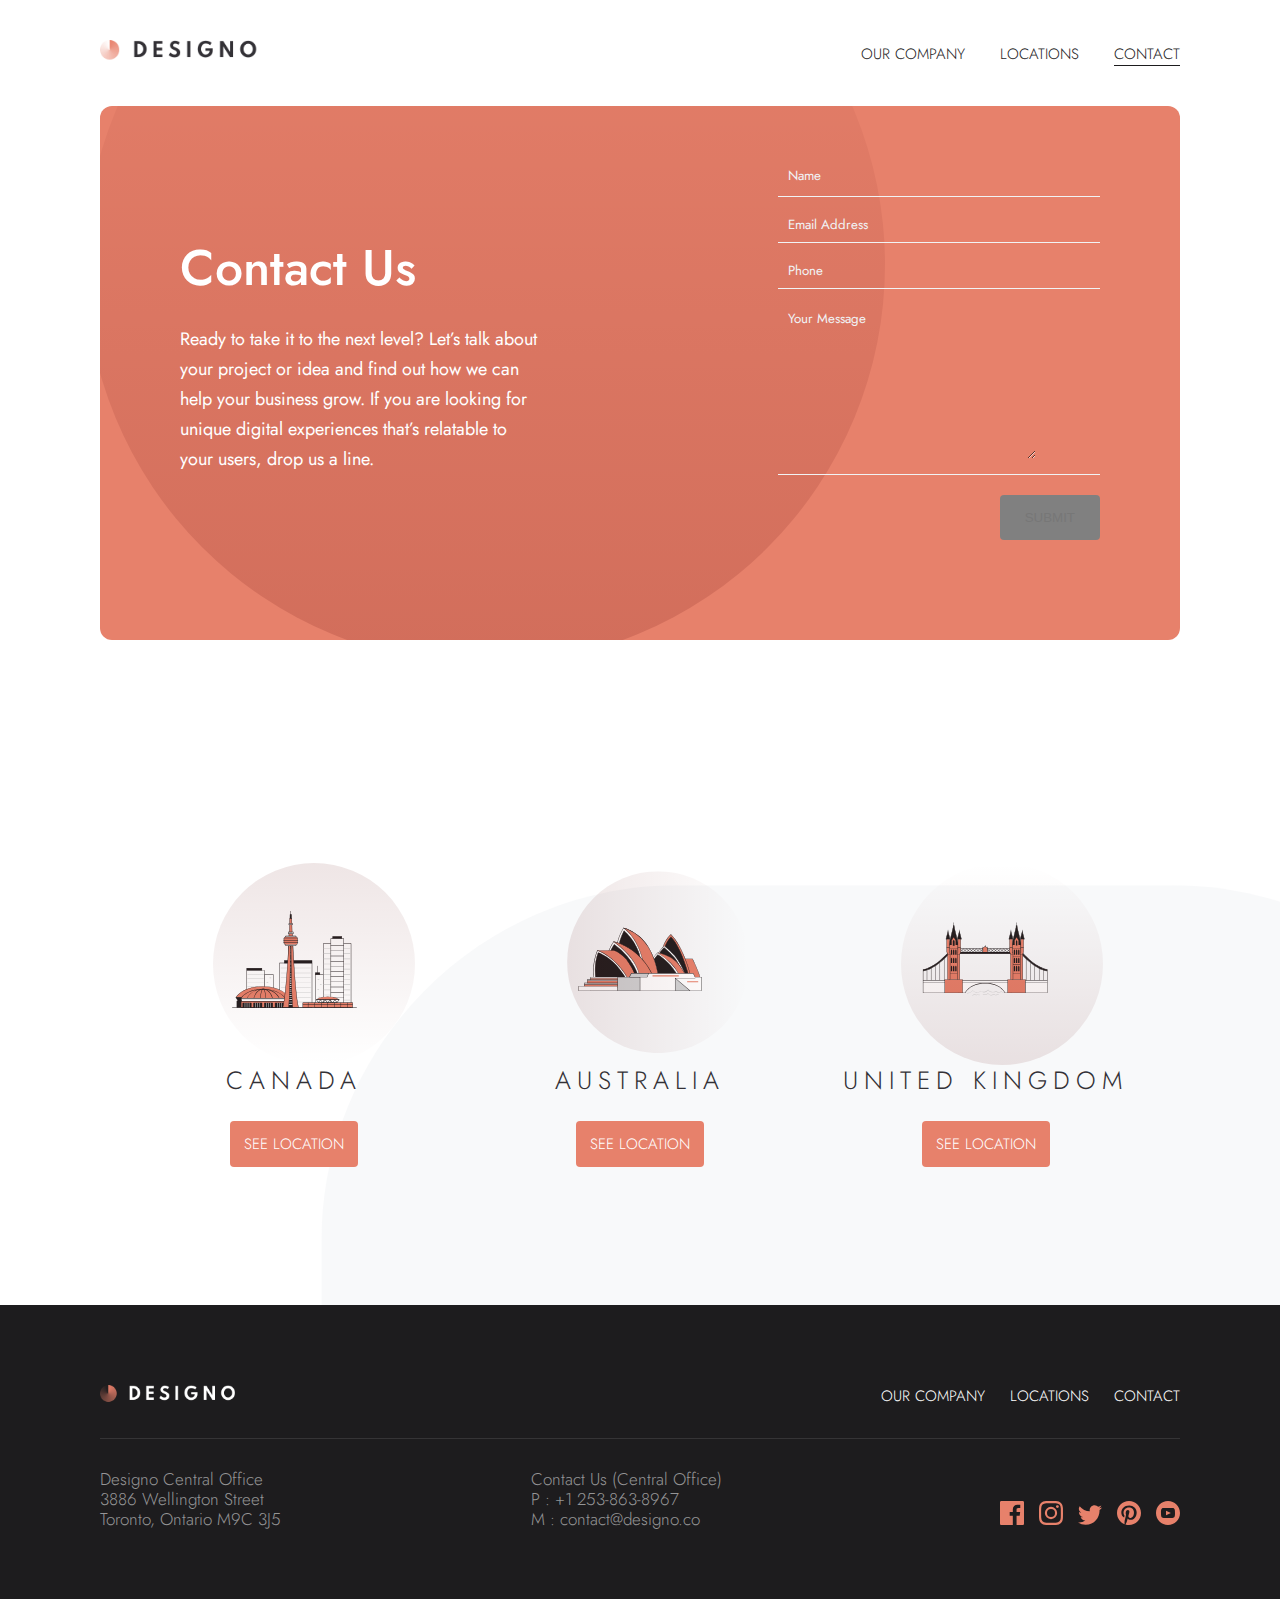
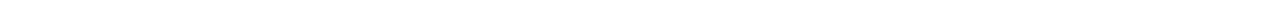
<file: contact.html>
<!DOCTYPE html>
<html lang="en">
	<head>
		<meta charset="UTF-8" />
		<meta http-equiv="X-UA-Compatible" content="IE=EmulateIE11" />
		<meta name="viewport" content="width=device-width, initial-scale=1.0" />
		<meta name="format-detection" content="telephone=no" />
		<meta http-equiv="X-UA-Compatible" content="IE=edge" />
		<link
			rel="icon"
			type="image/png"
			sizes="32x32"
			href="./assets/favicon-32x32.png"
		/>
		<link rel="stylesheet" href="./scss/main.css" />
		<title>Frontend Mentor | Designo Agency Website Challenge</title>
	</head>
	<body>
		<header class="header">
			<nav class="nav">
				<div class="nav-logo">
					<a href="/">
						<img
							src="./assets/shared/desktop/logo-dark.png"
							alt="LOGO"
							class="nav-logo__image"
						/>
					</a>
				</div>
				<ul class="nav-link">
					<li class="nav-link__item">
						<a href="./about.html">Our Company</a>
					</li>
					<li class="nav-link__item">
						<a href="./locations.html">Locations</a>
					</li>
					<li class="nav-link__item">
						<a href="./contact.html">Contact</a>
					</li>
				</ul>
			</nav>

			<nav class="mobileNav">
				<div class="mobileNav-logo">
					<a href="/" class="mobileNav-logo__link">
						<img
							src="./assets/shared/desktop/logo-dark.png"
							alt="Website Logo"
						/>
					</a>
					<div class="mobileNav-logo__menu">
						<!-- <img src="./assets/shared/mobile/icon-hamburger.svg" alt="Mobile Toggle Icon"> -->
					</div>
				</div>
				<ul class="mobileNav-link">
					<li class="mobileNav-link__item">
						<a href="./about.html">Our Company</a>
					</li>
					<li class="mobileNav-link__item">
						<a href="./locations.html">Locations</a>
					</li>
					<li class="mobileNav-link__item">
						<a href="./contact.html">Contact</a>
					</li>
				</ul>
			</nav>
		</header>

		<main class="main-container contact-container">
			<article class="contact">
				<div class="contact-intro contact-intro__left">
					<h2 class="contact-intro__heading">Contact us</h2>
					<p class="contact-intro__text">
						Ready to take it to the next level? Let’s talk about your project or
						idea and find out how we can help your business grow. If you are
						looking for unique digital experiences that’s relatable to your
						users, drop us a line.
					</p>
				</div>
				<div class="contact-intro contact-intro__right">
					<form action="" class="contact-form">
						<div class="contact-form__group">
							<input
								type="text"
								autocomplete="name"
								placeholder="Name"
								name="name"
								class="text-input"
								id="name"
							/>
							<p class="contact-form__group--error">
								<span class="contact-form__group--error-text"
									>Can't be empty</span
								>
								<span class="contact-form__group--error-icon">
									<img
										src="./assets/contact/desktop/icon-error.svg"
										alt="Error Sign"
									/>
								</span>
							</p>
						</div>
						<div class="contact-form__group">
							<input
								type="email"
								name="email"
								id="email"
								placeholder="Email Address"
								class="text-input"
								id="email"
							/>
							<p class="contact-form__group--error">
								<span class="contact-form__group--error-text"
									>Can't be empty</span
								>
								<span class="contact-form__group--error-icon">
									<img
										src="./assets/contact/desktop/icon-error.svg"
										alt="Error Sign"
									/>
								</span>
							</p>
						</div>
						<div class="contact-form__group">
							<input
								type="tel"
								name="phone"
								id="phone"
								placeholder="Phone"
								class="text-input"
								id="phone"
							/>
							<p class="contact-form__group--error">
								<span class="contact-form__group--error-text"
									>Can't be empty</span
								>
								<span class="contact-form__group--error-icon">
									<img
										src="./assets/contact/desktop/icon-error.svg"
										alt="Error Sign"
									/>
								</span>
							</p>
						</div>
						<div class="contact-form__group">
							<textarea
								name="message"
								id="message"
								cols="30"
								rows="10"
								placeholder="Your Message"
							></textarea>
						</div>
						<div class="contact-form__gr contact-form__submit">
							<input type="submit" value="Submit" class="submit-input" />
						</div>
					</form>
				</div>
			</article>

			<article class="countries countries-contact">
				<div class="countries-content">
					<div class="countries-content__image countries-content__left">
						<img
							src="./assets/shared/desktop/illustration-canada.svg"
							alt="Toronto Canada"
						/>
					</div>
					<h3 class="countries-content__heading">Canada</h3>
					<a href="#" class="countries-content__link">See location</a>
				</div>
				<div class="countries-content">
					<div class="countries-content__image countries-content__center">
						<img
							src="./assets/shared/desktop/illustration-australia.svg"
							alt="Sydney Australia"
						/>
					</div>
					<h3 class="countries-content__heading">Australia</h3>
					<a href="#" class="countries-content__link">See location</a>
				</div>
				<div class="countries-content">
					<div class="countries-content__image countries-content__right">
						<img
							src="./assets/shared/desktop/illustration-united-kingdom.svg"
							alt="London UK"
						/>
					</div>
					<h3 class="countries-content__heading">United Kingdom</h3>
					<a href="#" class="countries-content__link">See location</a>
				</div>
			</article>
		</main>

		<footer class="footer contact-footer">
			<div class="footer-top">
				<div class="footer-top__logo">
					<a href="/">
						<img
							src="./assets/shared/desktop/logo-light.png"
							alt="Footer Logo"
						/>
					</a>
				</div>
				<div class="footer-top__links">
					<ul>
						<li class="footer-top__links--link">
							<a href="./about.html">Our company</a>
						</li>
						<li class="footer-top__links--link">
							<a href="./locations.html">Locations</a>
						</li>
						<li class="footer-top__links--link">
							<a href="./contact.html">Contact</a>
						</li>
					</ul>
				</div>
			</div>
			<div class="footer-bottom">
				<div class="footer-bottom__content footer-bottom__address">
					<p class="footer-bottom__content--text">
						<span class="footer-bottom__content--text-1"
							>Designo Central Office</span
						>
						<span class="footer-bottom__content--text-2"
							>3886 Wellington Street</span
						>
						<span class="footer-bottom__content--text-3"
							>Toronto, Ontario M9C 3J5</span
						>
					</p>
				</div>
				<div class="footer-bottom__content footer-bottom__contact">
					<p class="footer-bottom__content--text">
						<span class="footer-bottom__content--text-1"
							>Contact Us (Central Office)</span
						>
						<span class="footer-bottom__content--text-2"
							>P : +1 253-863-8967</span
						>
						<span class="footer-bottom__content--text-3"
							>M : contact@designo.co</span
						>
					</p>
				</div>
				<div class="footer-bottom__media">
					<ul>
						<li class="footer-bottom__media--content">
							<a href="">
								<img
									src="./assets/shared/desktop/icon-facebook.svg"
									alt="Facebook Icon"
								/>
							</a>
						</li>
						<li class="footer-bottom__media--content">
							<a href="">
								<img
									src="./assets/shared/desktop/icon-instagram.svg"
									alt="Instagram Logo"
								/>
							</a>
						</li>
						<li class="footer-bottom__media--content">
							<a href="">
								<img
									src="./assets/shared/desktop/icon-twitter.svg"
									alt="Twitter Icon"
								/>
							</a>
						</li>
						<li class="footer-bottom__media--content">
							<a href="">
								<img
									src="./assets/shared/desktop/icon-pinterest.svg"
									alt="Pinterest Icon"
								/>
							</a>
						</li>
						<li class="footer-bottom__media--content">
							<a href="">
								<img
									src="./assets/shared/desktop/icon-youtube.svg"
									alt="Youtube Icon"
								/>
							</a>
						</li>
					</ul>
				</div>
			</div>
		</footer>
	</body>
	<script src="./index.js"></script>
	<script src="./contact.js"></script>
</html>
</file>
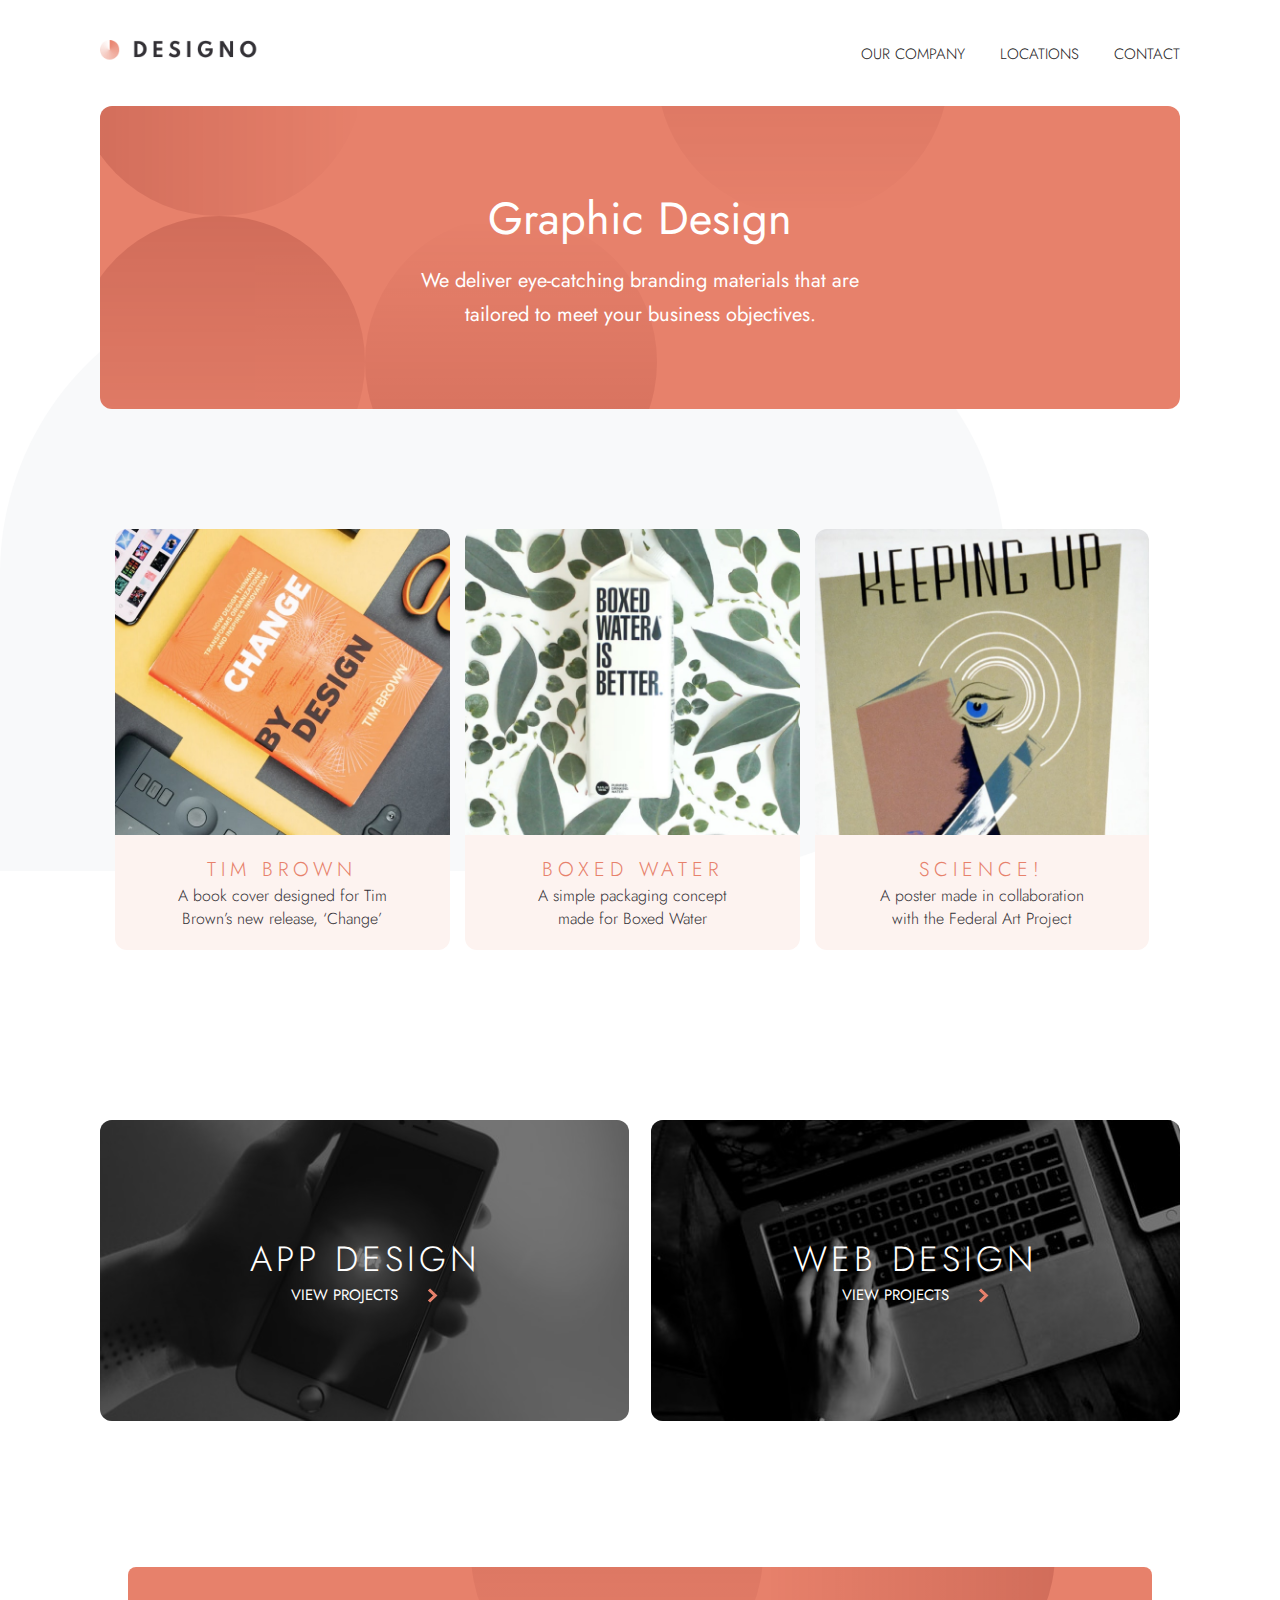
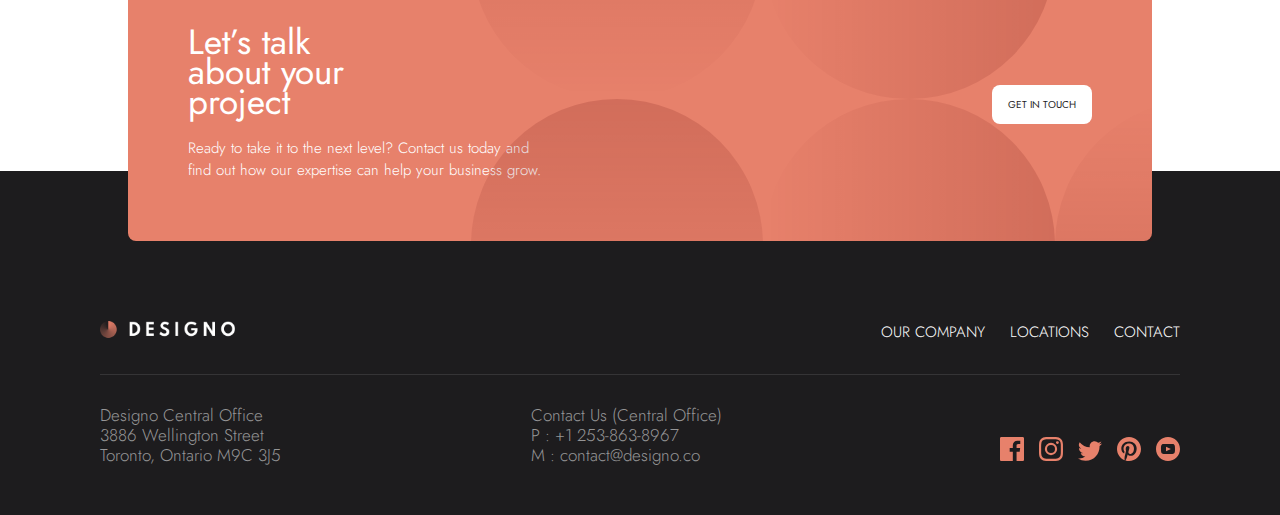
<file: graphic-design.html>
<!DOCTYPE html>
<html lang="en">
	<head>
		<meta charset="UTF-8" />
		<meta name="viewport" content="width=device-width, initial-scale=1.0" />
		<meta name="format-detection" content="telephone=no" />
		<meta http-equiv="X-UA-Compatible" content="IE=edge" />
		<link
			rel="icon"
			type="image/png"
			sizes="32x32"
			href="./assets/favicon-32x32.png"
		/>
		<link rel="stylesheet" href="./scss/main.css" />
		<title>Frontend Mentor | Designo Agency Website Challenge</title>
	</head>
	<body>
		<header class="header">
			<nav class="nav">
				<div class="nav-logo">
					<a href="/">
						<img
							src="./assets/shared/desktop/logo-dark.png"
							alt="LOGO"
							class="nav-logo__image"
						/>
					</a>
				</div>
				<ul class="nav-link">
					<li class="nav-link__item">
						<a href="./about.html">Our Company</a>
					</li>
					<li class="nav-link__item">
						<a href="./locations.html">Locations</a>
					</li>
					<li class="nav-link__item">
						<a href="./contact.html">Contact</a>
					</li>
				</ul>
			</nav>

			<nav class="mobileNav">
				<div class="mobileNav-logo">
					<a href="/" class="mobileNav-logo__link">
						<img
							src="./assets/shared/desktop/logo-dark.png"
							alt="Website Logo"
						/>
					</a>
					<div class="mobileNav-logo__menu">
						<!-- <img src="./assets/shared/mobile/icon-hamburger.svg" alt="Mobile Toggle Icon"> -->
					</div>
				</div>
				<ul class="mobileNav-link">
					<li class="mobileNav-link__item">
						<a href="./about.html">Our Company</a>
					</li>
					<li class="mobileNav-link__item">
						<a href="./locations.html">Locations</a>
					</li>
					<li class="mobileNav-link__item">
						<a href="./contact.html">Contact</a>
					</li>
				</ul>
			</nav>
		</header>

		<main class="main-container">
			<article class="graphic-intro">
				<h2 class="graphic-intro__heading">Graphic design</h2>
				<p class="graphic-intro__text">
					<span>We deliver eye-catching branding materials that are </span>
					<span>tailored to meet your business objectives.</span>
				</p>
			</article>

			<article class="web-designs">
				<div class="web-designs__content">
					<div class="web-designs__content--image">
						<img
							src="./assets/graphic-design/desktop/image-change.jpg"
							alt="Tim Brown Graphic design"
						/>
					</div>
					<div class="web-designs__content--text">
						<h3 class="web-designs__content--text-heading">Tim Brown</h3>
						<p class="web-designs__content--text-text">
							A book cover designed for Tim Brown’s new release, ‘Change’
						</p>
					</div>
				</div>
				<div class="web-designs__content">
					<div class="web-designs__content--image">
						<img
							src="./assets/graphic-design/desktop/image-boxed-water.jpg"
							alt="Boxed water graphic design"
						/>
					</div>
					<div class="web-designs__content--text">
						<h3 class="web-designs__content--text-heading">Boxed water</h3>
						<p class="web-designs__content--text-text">
							A simple packaging concept made for Boxed Water
						</p>
					</div>
				</div>
				<div class="web-designs__content">
					<div class="web-designs__content--image">
						<img
							src="./assets/graphic-design/desktop/image-science.jpg"
							alt="Science Graphic design"
						/>
					</div>
					<div class="web-designs__content--text">
						<h3 class="web-designs__content--text-heading">Science!</h3>
						<p class="web-designs__content--text-text">
							A poster made in collaboration with the Federal Art Project
						</p>
					</div>
				</div>
			</article>

			<article class="design-links">
				<div class="design-links__content">
					<img
						src="./assets/home/mobile/image-app-design.jpg"
						alt="App Design"
						class="mobile"
					/>
					<img
						src="./assets/home/tablet/image-app-design.jpg"
						alt="App Design"
						class="tablet"
					/>
					<img
						src="./assets/home/desktop/image-app-design.jpg"
						alt="App Design"
						class="desktop"
					/>
					<!-- <img 
		src="./assets/home/desktop/image-app-design.jpg" 
		alt="App Design Image" 
		srcset="./assets/home/mobile/image-app-design.jpg 400w,
				./assets/home/tablet/image-app-design.jpg 805w, 
		./assets/home/desktop/image-app-design.jpg 1920w" 
		sizes="(max-width: 37.5rem) 200px,
				(max-width: 50.3125rem) 402.5px,
				1920px"
	> -->
					<div class="design-links__content--text">
						<h2 class="design-links__content--text-heading">App Design</h2>
						<a
							href="./app-design.html"
							class="design-links__content--text-link"
						>
							<p>View Projects</p>
							<img
								src="./assets/shared/desktop/icon-right-arrow.svg"
								alt="Call to Action"
							/>
						</a>
					</div>
				</div>
				<div class="design-links__content">
					<img
						src="./assets/home/mobile/image-web-design.jpg"
						alt="Web Design"
						class="mobile"
					/>
					<img
						src="./assets/home/tablet/image-web-design.jpg"
						alt="Web Design"
						class="tablet"
					/>
					<img
						src="./assets/home/desktop/image-web-design-small.jpg"
						alt="Web Design"
						class="desktop"
					/>
					<!-- <img 
		src="./assets/home/desktop/image-web-design-small.jpg" 
		alt="Web Design Image" 
		srcset="./assets/home/mobile/image-web-design.jpg 400w,
				./assets/home/tablet/image-web-design.jpg 805w, 
				./assets/home/desktop/image-web-design-small.jpg 1920w" 
		sizes="(max-width: 37.5rem) 200px,
				(max-width: 50.3125rem) 402.5px,
				1920px"
		> -->
					<div class="design-links__content--text">
						<h2 class="design-links__content--text-heading">Web Design</h2>
						<a
							href="./web-design.html"
							class="design-links__content--text-link"
						>
							<p>View Projects</p>
							<img
								src="./assets/shared/desktop/icon-right-arrow.svg"
								alt="Call to Action"
							/>
						</a>
					</div>
				</div>
			</article>

			<article class="sub graphic-design">
				<div class="sub-content">
					<div class="sub-content__words">
						<h3 class="sub-content__words--heading">
							Let’s talk about your project
						</h3>
						<p class="sub-content__words--text">
							Ready to take it to the next level? Contact us today and find out
							how our expertise can help your business grow.
						</p>
					</div>
					<div class="sub-content__words--link">
						<a href="#" class="btn-link">Get in touch</a>
					</div>
				</div>
			</article>
		</main>

		<footer class="footer">
			<div class="footer-top">
				<div class="footer-top__logo">
					<a href="/">
						<img
							src="./assets/shared/desktop/logo-light.png"
							alt="Footer Logo"
						/>
					</a>
				</div>
				<div class="footer-top__links">
					<ul>
						<li class="footer-top__links--link">
							<a href="./about.html">Our company</a>
						</li>
						<li class="footer-top__links--link">
							<a href="./locations.html">Locations</a>
						</li>
						<li class="footer-top__links--link">
							<a href="./contact.html">Contact</a>
						</li>
					</ul>
				</div>
			</div>
			<div class="footer-bottom">
				<div class="footer-bottom__content footer-bottom__address">
					<p class="footer-bottom__content--text">
						<span class="footer-bottom__content--text-1"
							>Designo Central Office</span
						>
						<span class="footer-bottom__content--text-2"
							>3886 Wellington Street</span
						>
						<span class="footer-bottom__content--text-3"
							>Toronto, Ontario M9C 3J5</span
						>
					</p>
				</div>
				<div class="footer-bottom__content footer-bottom__contact">
					<p class="footer-bottom__content--text">
						<span class="footer-bottom__content--text-1"
							>Contact Us (Central Office)</span
						>
						<span class="footer-bottom__content--text-2"
							>P : +1 253-863-8967</span
						>
						<span class="footer-bottom__content--text-3"
							>M : contact@designo.co</span
						>
					</p>
				</div>
				<div class="footer-bottom__media">
					<ul>
						<li class="footer-bottom__media--content">
							<a href="">
								<img
									src="./assets/shared/desktop/icon-facebook.svg"
									alt="Facebook Icon"
								/>
							</a>
						</li>
						<li class="footer-bottom__media--content">
							<a href="">
								<img
									src="./assets/shared/desktop/icon-instagram.svg"
									alt="Instagram Logo"
								/>
							</a>
						</li>
						<li class="footer-bottom__media--content">
							<a href="">
								<img
									src="./assets/shared/desktop/icon-twitter.svg"
									alt="Twitter Icon"
								/>
							</a>
						</li>
						<li class="footer-bottom__media--content">
							<a href="">
								<img
									src="./assets/shared/desktop/icon-pinterest.svg"
									alt="Pinterest Icon"
								/>
							</a>
						</li>
						<li class="footer-bottom__media--content">
							<a href="">
								<img
									src="./assets/shared/desktop/icon-youtube.svg"
									alt="Youtube Icon"
								/>
							</a>
						</li>
					</ul>
				</div>
			</div>
		</footer>
	</body>
	<script src="./index.js"></script>
</html>
</file>
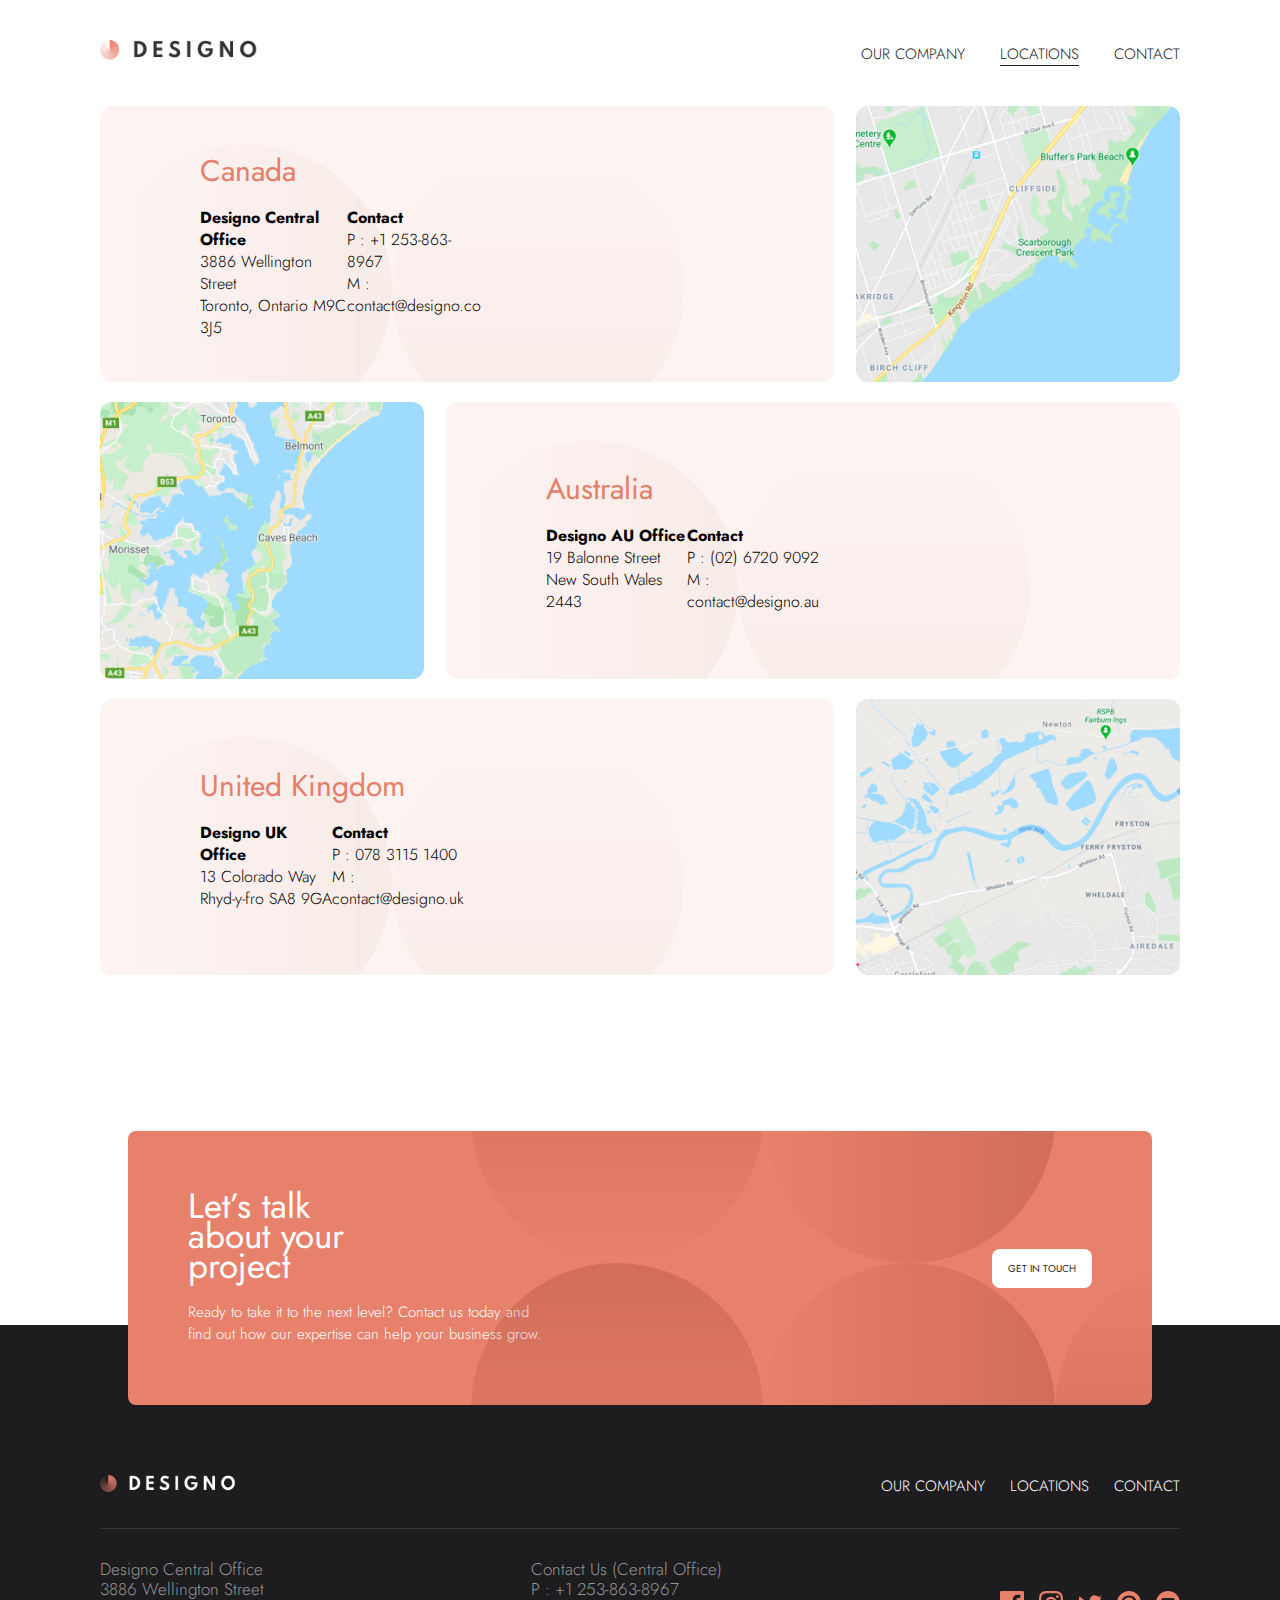
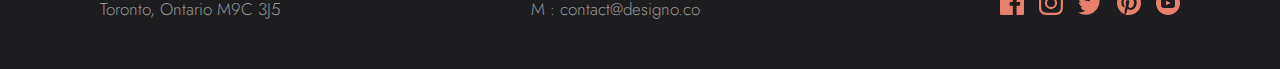
<file: locations.html>
<!DOCTYPE html>
<html lang="en">
<head>
  <meta charset="UTF-8">
  <meta name="viewport" content="width=device-width, initial-scale=1.0">
  <meta name="format-detection" content="telephone=no">
  <meta http-equiv="X-UA-Compatible" content="IE=edge" />
  <link rel="icon" type="image/png" sizes="32x32" href="./assets/favicon-32x32.png">
  <link rel="stylesheet" href="./scss/main.css">
  <title>Frontend Mentor | Designo Agency Website Challenge</title>
</head>
<body>
  <header class="header">
    <nav class="nav">
      <div class="nav-logo">
        <a href="/">
          <img src="./assets/shared/desktop/logo-dark.png" alt="LOGO" class="nav-logo__image">
        </a>
      </div>
      <ul class="nav-link">
        <li class="nav-link__item">
          <a href="./about.html">Our Company</a>
        </li>
        <li class="nav-link__item">
          <a href="./locations.html">Locations</a>
        </li>
        <li class="nav-link__item">
          <a href="./contact.html">Contact</a>
        </li>
      </ul>
    </nav>

    <nav class="mobileNav">
      <div class="mobileNav-logo">
        <a href="/" class="mobileNav-logo__link">
          <img src="./assets/shared/desktop/logo-dark.png" alt="Website Logo">
        </a>
        <div class="mobileNav-logo__menu">
          <!-- <img src="./assets/shared/mobile/icon-hamburger.svg" alt="Mobile Toggle Icon"> -->
        </div>
      </div>
      <ul class="mobileNav-link">
        <li class="mobileNav-link__item">
          <a href="./about.html">Our Company</a>
        </li>
        <li class="mobileNav-link__item">
          <a href="./locations.html">Locations</a>
        </li>
        <li class="mobileNav-link__item">
          <a href="./contact.html">Contact</a>
        </li>
      </ul>
    </nav>
  </header>

  <main class="main-container location">
    <article class="locations">
      <div class="locations-content locations-content__1">
        <div class="locations-content__text locations-content__text-1">
          <h2 class="locations-content__text--heading">Canada</h2>
          <div class="locations-content__text--content">
            <p class="locations-content__text--content-text">
              <span>Designo Central Office</span>
              <span>3886 Wellington Street</span>
              <span>Toronto, Ontario M9C 3J5</span>
            </p>

            <p class="locations-content__text--content-text">
              <span>Contact</span>
              <span>P : +1 253-863-8967</span>
              <span>M : contact@designo.co</span>
            </p>
          </div>
        </div>
        <div class="locations-content__image">
          <img src="./assets/locations/desktop/image-map-canada.png" alt="Canada's Location" class="mobile">
          <img src="./assets/locations/tablet/image-map-canada.png" alt="Canada's Location" class="tablet">
          <img src="./assets/locations/desktop/image-map-canada.png" alt="Canada's Location" class="desktop">
          <!-- <img src="./assets/locations/desktop/image-map-canada.png" 
               alt="Canada's Location" 
               srcset="./assets/locations/desktop/image-map-canada.png 400w,
                       ./assets/locations/tablet/image-map-canada.png 805w,
                       ./assets/locations/desktop/image-map-canada.png 1920w"
               sizes="(max-width: 37.5rem) 200px,
                      (max-width: 50.3125rem) 402.5px,
                      1920px"
          > -->
        </div>
      </div>
      <div class="locations-content locations-content__2">
        <div class="locations-content__text locations-content__text-2">
          <h2 class="locations-content__text--heading">Australia</h2>
          <div class="locations-content__text--content">
            <p class="locations-content__text--content-text">
              <span>Designo AU Office</span>
              <span>19 Balonne Street</span>
              <span>New South Wales 2443</span>
            </p>

            <p class="locations-content__text--content-text">
              <span>Contact</span>
              <span>P : (02) 6720 9092</span>
              <span>M : contact@designo.au</span>
            </p>
          </div>
        </div>
        <div class="locations-content__image locations-content__2--image">
          <img src="./assets/locations/desktop/image-map-australia.png" alt="Australia's Location" class="mobile">
          <img src="./assets/locations/tablet/image-map-australia.png" alt="Australia's Location" class="tablet">
          <img src="./assets/locations/desktop/image-map-australia.png" alt="Australia's Location" class="desktop">
          <!-- <img 
              src="./assets/locations/desktop/image-map-australia.png" 
              alt="Australia's Location" 
              srcset="./assets/locations/desktop/image-map-australia.png 400w,
                      ./assets/locations/tablet/image-map-australia.png 805w,
                      ./assets/locations/desktop/image-map-australia.png 1920w"
              sizes="(max-width: 37.5rem) 200px,
                     (max-width: 50.3125rem) 402.5px,
                     1920px"
          > -->
        </div>
      </div>
      <div class="locations-content locations-content__3">
        <div class="locations-content__text locations-content__text-3">
          <h2 class="locations-content__text--heading">United Kingdom</h2>
          <div class="locations-content__text--content">
            <p class="locations-content__text--content-text">
              <span>Designo UK Office</span>
              <span>13 Colorado Way</span>
              <span>Rhyd-y-fro SA8 9GA</span>
            </p>

            <p class="locations-content__text--content-text">
              <span>Contact</span>
              <span>P : 078 3115 1400</span>
              <span> M : contact@designo.uk</span>
            </p>
          </div>
        </div>
        <div class="locations-content__image">
          <img src="./assets/locations/desktop/image-map-united-kingdom.png" alt="UK's Location" class="mobile">
          <img src="./assets/locations/tablet/image-map-uk.png" alt="UK's Location" class="tablet">
          <img src="./assets/locations/desktop/image-map-united-kingdom.png" alt="UK's Location" class="desktop">
          <!-- <img 
              src="./assets/locations/desktop/image-map-united-kingdom.png" 
              alt="UK's Location" 
              srcset="./assets/locations/desktop/image-map-united-kingdom.png, 400w,
                      ./assets/locations/tablet/image-map-uk.png 805w,
                      ./assets/locations/desktop/image-map-united-kingdom.png 1920w"
              sizes="(max-width: 37.5rem) 200px,
                     (max-width: 50.1325rem) 402.5px,
                     1920px"
          > -->
        </div>
      </div>
      </div>
    </article>

    <article class="sub location-sub">
      <div class="sub-content">
        <div class="sub-content__words">
          <h3 class="sub-content__words--heading">Let’s talk about your project</h3>
          <p class="sub-content__words--text">
            Ready to take it to the next level? Contact us today and find out how our 
            expertise can help your business grow. 
          </p>
        </div>
        <div class="sub-content__words--link">
          <a href="#" class="btn-link">Get in touch</a>
        </div>
      </div>
    </article>
  </main>
  <footer class="footer">
    <div class="footer-top">
      <div class="footer-top__logo">
        <a href="/">
          <img src="./assets/shared/desktop/logo-light.png" alt="Footer Logo">
        </a>
      </div>
      <div class="footer-top__links">
        <ul>
          <li class="footer-top__links--link">
            <a href="./about.html">Our company</a>
          </li>
          <li class="footer-top__links--link">
            <a href="./locations.html">Locations</a>
          </li>
          <li class="footer-top__links--link">
            <a href="./contact.html">Contact</a>
          </li>
        </ul>
      </div>
    </div>
    <div class="footer-bottom">
      <div class="footer-bottom__content footer-bottom__address">
        <p class="footer-bottom__content--text">
          <span class="footer-bottom__content--text-1">Designo Central Office</span>
          <span class="footer-bottom__content--text-2">3886 Wellington Street</span>
          <span class="footer-bottom__content--text-3">Toronto, Ontario M9C 3J5</span>
        </p>
      </div>
      <div class="footer-bottom__content footer-bottom__contact">
        <p class="footer-bottom__content--text">
          <span class="footer-bottom__content--text-1">Contact Us (Central Office)</span>
          <span class="footer-bottom__content--text-2">P : +1 253-863-8967</span>
          <span class="footer-bottom__content--text-3">M : contact@designo.co</span>
        </p>
      </div>
      <div class="footer-bottom__media">
        <ul>
          <li class="footer-bottom__media--content">
            <a href="">
              <img src="./assets/shared/desktop/icon-facebook.svg" alt="Facebook Icon">
            </a>
          </li>
          <li class="footer-bottom__media--content">
            <a href="">
              <img src="./assets/shared/desktop/icon-instagram.svg" alt="Instagram Logo">
            </a>
          </li>
          <li class="footer-bottom__media--content">
            <a href="">
              <img src="./assets/shared/desktop/icon-twitter.svg" alt="Twitter Icon">
            </a>
          </li>
          <li class="footer-bottom__media--content">
            <a href="">
              <img src="./assets/shared/desktop/icon-pinterest.svg" alt="Pinterest Icon">
            </a>
          </li>
          <li class="footer-bottom__media--content">
            <a href="">
              <img src="./assets/shared/desktop/icon-youtube.svg" alt="Youtube Icon">
            </a>
          </li>
        </ul>
      </div>
    </div>
  </footer>
</body>
<script src="./index.js"></script>
</html>
</file>
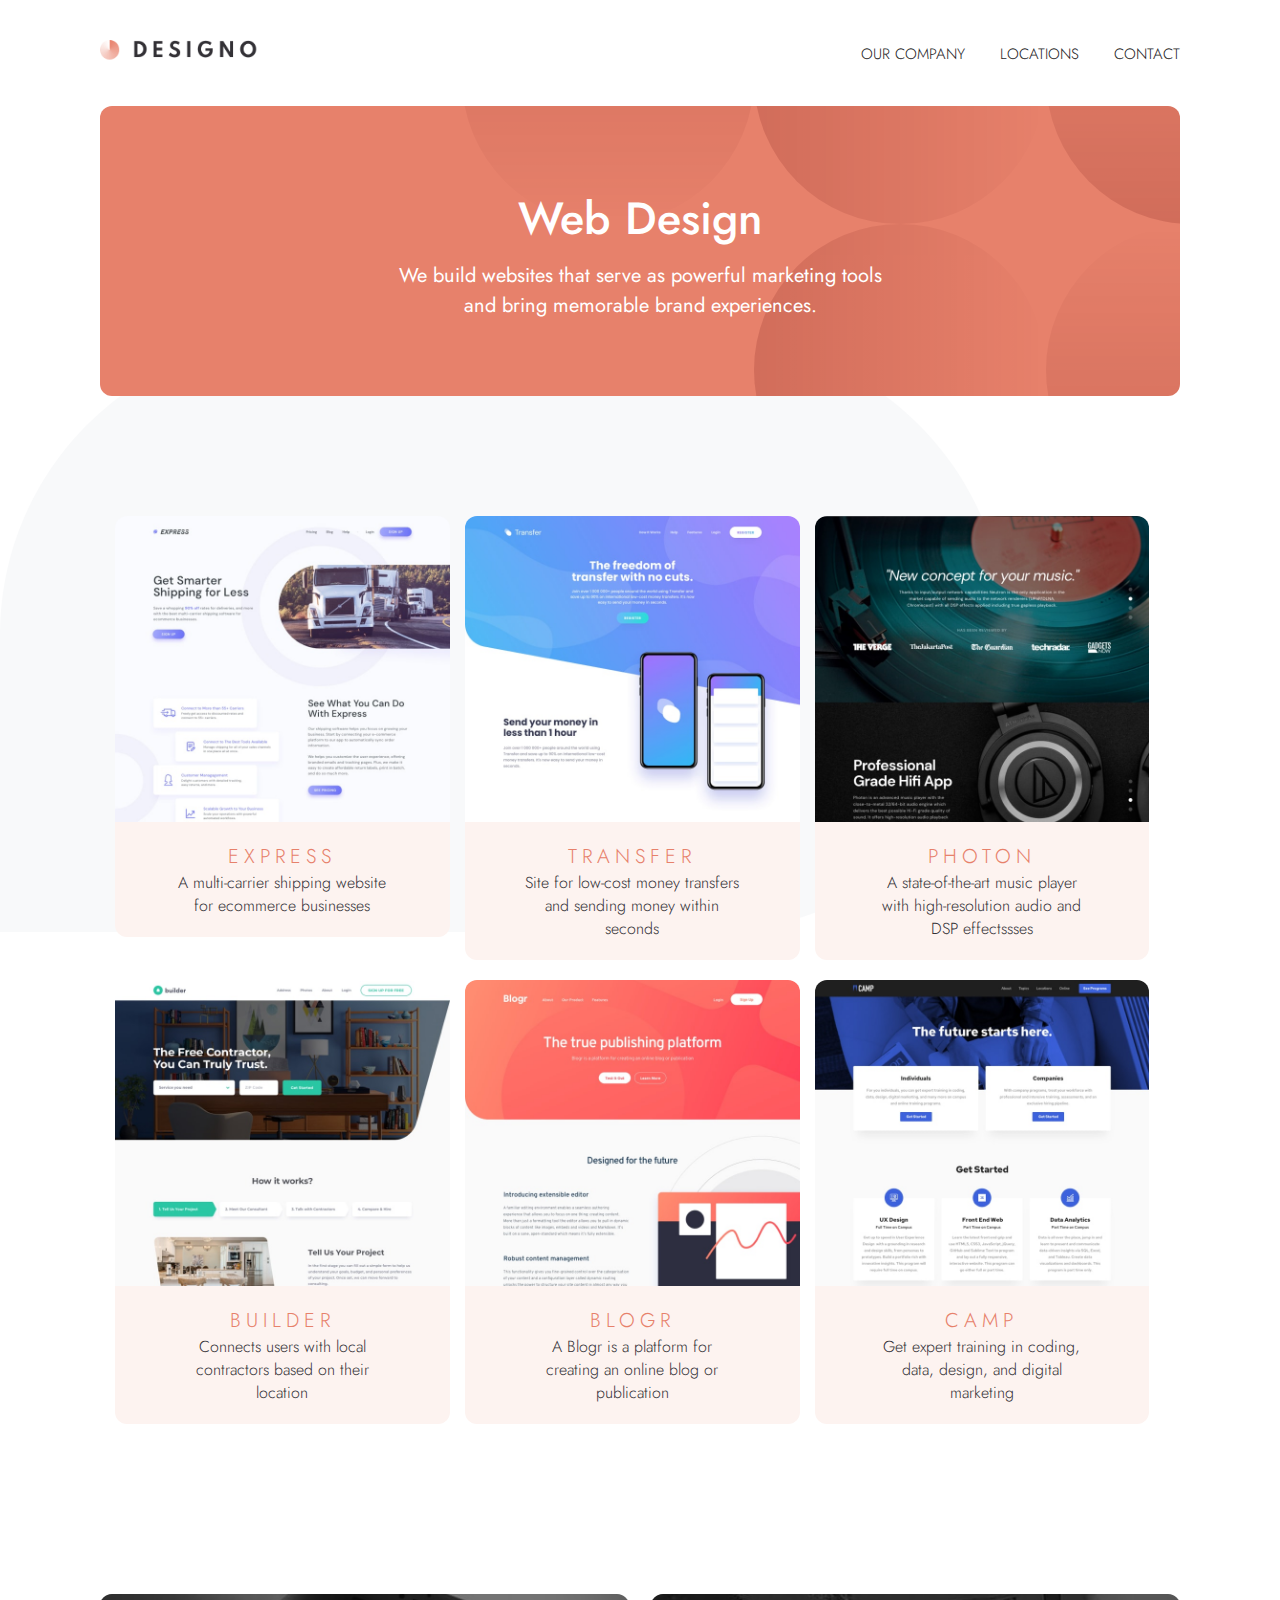
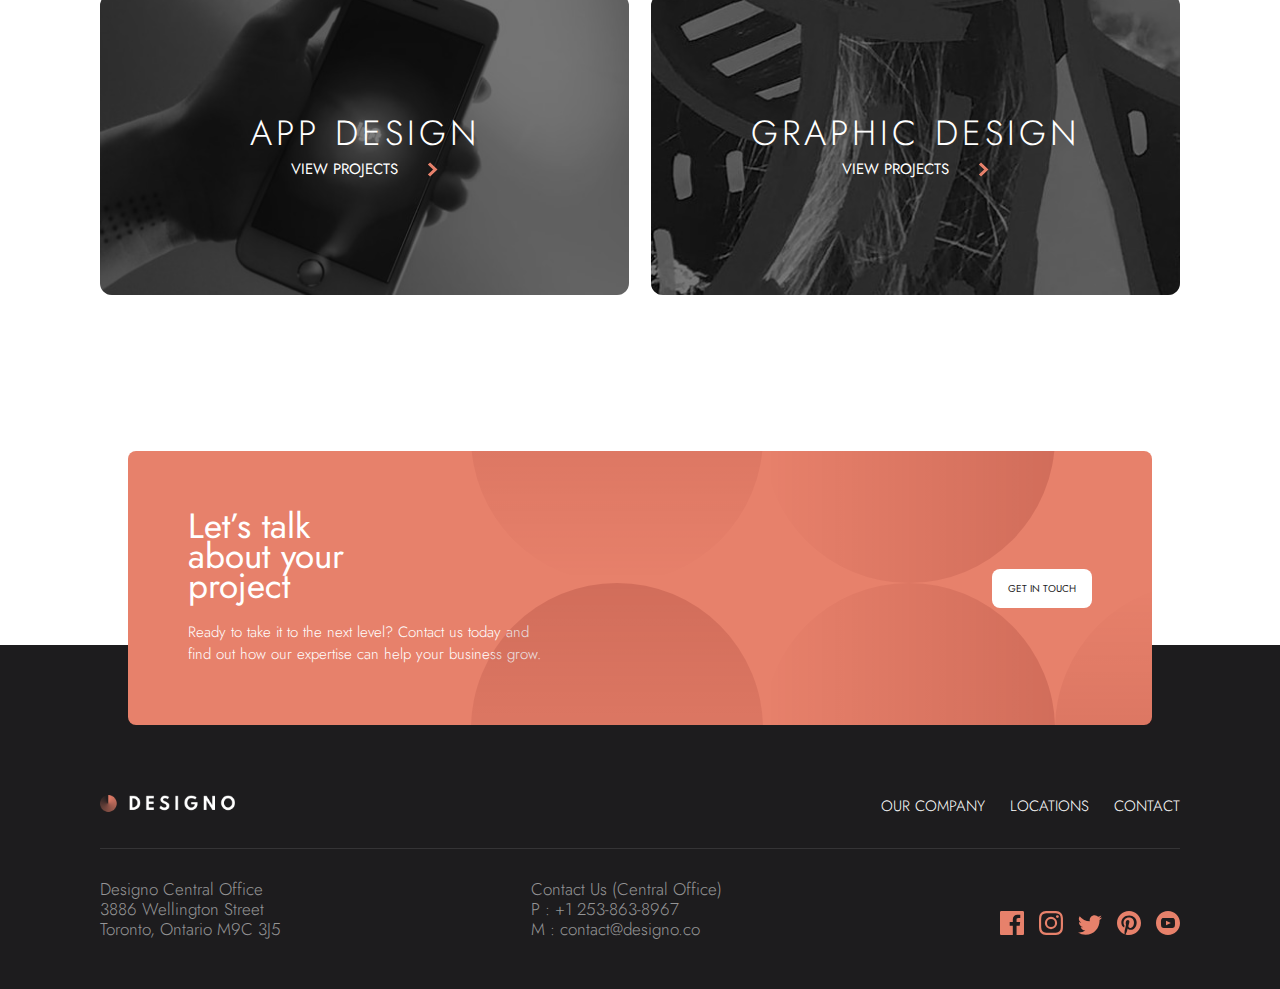
<file: web-design.html>
<!DOCTYPE html>
<html lang="en">
	<head>
		<meta charset="UTF-8" />
		<meta name="viewport" content="width=device-width, initial-scale=1.0" />
		<meta name="format-detection" content="telephone=no" />
		<meta http-equiv="X-UA-Compatible" content="IE=edge" />
		<link
			rel="icon"
			type="image/png"
			sizes="32x32"
			href="./assets/favicon-32x32.png"
		/>
		<link rel="stylesheet" href="./scss/main.css" />
		<title>Frontend Mentor | Designo Agency Website Challenge</title>
	</head>
	<body>
		<header class="header">
			<nav class="nav">
				<div class="nav-logo">
					<a href="/">
						<img
							src="./assets/shared/desktop/logo-dark.png"
							alt="LOGO"
							class="nav-logo__image"
						/>
					</a>
				</div>
				<ul class="nav-link">
					<li class="nav-link__item">
						<a href="./about.html">Our Company</a>
					</li>
					<li class="nav-link__item">
						<a href="./locations.html">Locations</a>
					</li>
					<li class="nav-link__item">
						<a href="./contact.html">Contact</a>
					</li>
				</ul>
			</nav>

			<nav class="mobileNav">
				<div class="mobileNav-logo">
					<a href="/" class="mobileNav-logo__link">
						<img
							src="./assets/shared/desktop/logo-dark.png"
							alt="Website Logo"
						/>
					</a>
					<div class="mobileNav-logo__menu">
						<!-- <img src="./assets/shared/mobile/icon-hamburger.svg" alt="Mobile Toggle Icon"> -->
					</div>
				</div>
				<ul class="mobileNav-link">
					<li class="mobileNav-link__item">
						<a href="./about.html">Our Company</a>
					</li>
					<li class="mobileNav-link__item">
						<a href="./locations.html">Locations</a>
					</li>
					<li class="mobileNav-link__item">
						<a href="./contact.html">Contact</a>
					</li>
				</ul>
			</nav>
		</header>

		<main class="main-container">
			<article class="web-hero">
				<h2 class="web-hero__heading">Web design</h2>
				<p class="web-hero__text">
					<span>We build websites that serve as powerful marketing tools</span>
					<span>and bring memorable brand experiences.</span>
				</p>
			</article>

			<article class="web-designs">
				<div class="web-designs__content">
					<div class="web-designs__content--image">
						<img
							src="./assets/web-design/desktop/image-express.jpg"
							alt="Express Design"
						/>
					</div>
					<div class="web-designs__content--text">
						<h3 class="web-designs__content--text-heading">Express</h3>
						<p class="web-designs__content--text-text">
							A multi-carrier shipping website for ecommerce businesses
						</p>
					</div>
				</div>
				<div class="web-designs__content">
					<div class="web-designs__content--image">
						<img
							src="./assets/web-design/desktop/image-transfer.jpg"
							alt="Transfer Design"
						/>
					</div>
					<div class="web-designs__content--text">
						<h3 class="web-designs__content--text-heading">Transfer</h3>
						<p class="web-designs__content--text-text">
							Site for low-cost money transfers and sending money within seconds
						</p>
					</div>
				</div>
				<div class="web-designs__content">
					<div class="web-designs__content--image">
						<img
							src="./assets/web-design/desktop/image-photon.jpg"
							alt="Photon Design"
						/>
					</div>
					<div class="web-designs__content--text">
						<h3 class="web-designs__content--text-heading">Photon</h3>
						<p class="web-designs__content--text-text">
							A state-of-the-art music player with high-resolution audio and DSP
							effectssses
						</p>
					</div>
				</div>
				<div class="web-designs__content">
					<div class="web-designs__content--image">
						<img
							src="./assets/web-design/desktop/image-builder.jpg"
							alt="Builder Design"
						/>
					</div>
					<div class="web-designs__content--text">
						<h3 class="web-designs__content--text-heading">Builder</h3>
						<p class="web-designs__content--text-text">
							Connects users with local contractors based on their location
						</p>
					</div>
				</div>
				<div class="web-designs__content">
					<div class="web-designs__content--image">
						<img
							src="./assets/web-design/desktop/image-blogr.jpg"
							alt="Blogr Design"
						/>
					</div>
					<div class="web-designs__content--text">
						<h3 class="web-designs__content--text-heading">Blogr</h3>
						<p class="web-designs__content--text-text">
							A Blogr is a platform for creating an online blog or publication
						</p>
					</div>
				</div>
				<div class="web-designs__content">
					<div class="web-designs__content--image">
						<img
							src="./assets/web-design/desktop/image-camp.jpg"
							alt="Camp Design"
						/>
					</div>
					<div class="web-designs__content--text">
						<h3 class="web-designs__content--text-heading">Camp</h3>
						<p class="web-designs__content--text-text">
							Get expert training in coding, data, design, and digital marketing
						</p>
					</div>
				</div>
			</article>

			<article class="design-links">
				<div class="design-links__content">
					<img
						src="./assets/home/mobile/image-app-design.jpg"
						alt="App Design"
						class="mobile"
					/>
					<img
						src="./assets/home/tablet/image-app-design.jpg"
						alt="App Design"
						class="tablet"
					/>
					<img
						src="./assets/home/desktop/image-app-design.jpg"
						alt="App Design"
						class="desktop"
					/>
					<!-- <img 
            src="./assets/home/desktop/image-app-design.jpg" 
            alt="App Design Image" 
            srcset="./assets/home/mobile/image-app-design.jpg 400w, 
                    ./assets/home/tablet/image-app-design.jpg 805w,
                    ./assets/home/desktop/image-app-design.jpg 1920w" 
            sizes="(max-width: 37.5rem) 200px,
                   (max-width: 50.3125rem) 402.5px,
                   1920px"
            > -->
					<div class="design-links__content--text">
						<h2 class="design-links__content--text-heading">App Design</h2>
						<a
							href="./app-design.html"
							class="design-links__content--text-link"
						>
							<p>View Projects</p>
							<img
								src="./assets/shared/desktop/icon-right-arrow.svg"
								alt="Call to Action"
							/>
						</a>
					</div>
				</div>
				<div class="design-links__content">
					<img
						src="./assets/home/mobile/image-graphic-design.jpg"
						alt="App Design"
						class="mobile"
					/>
					<img
						src="./assets/home/tablet/image-graphic-design.jpg"
						alt="App Design"
						class="tablet"
					/>
					<img
						src="./assets/home/desktop/image-graphic-design.jpg"
						alt="App Design"
						class="desktop"
					/>
					<!-- <img 
            src="./assets/home/desktop/image-graphic-design.jpg" 
            alt="Graphic Design Image" 
            srcset="./assets/home/mobile/image-graphic-design.jpg 400w,
                    ./assets/home/tablet/image-graphic-design.jpg 805w, 
                    ./assets/home/desktop/image-graphic-design.jpg 1920w" 
            sizes="(max-width: 37.5rem) 200px,
                   (max-width: 50.3125rem) 402.5px,
                   1920px"
            > -->
					<div class="design-links__content--text">
						<h2 class="design-links__content--text-heading">Graphic Design</h2>
						<a
							href="./graphic-design.html"
							class="design-links__content--text-link"
						>
							<p>View Projects</p>
							<img
								src="./assets/shared/desktop/icon-right-arrow.svg"
								alt="Call to Action"
							/>
						</a>
					</div>
				</div>
			</article>

			<article class="sub sub-design">
				<div class="sub-content">
					<div class="sub-content__words">
						<h3 class="sub-content__words--heading">
							Let’s talk about your project
						</h3>
						<p class="sub-content__words--text">
							Ready to take it to the next level? Contact us today and find out
							how our expertise can help your business grow.
						</p>
					</div>
					<div class="sub-content__words--link">
						<a href="./contact.html" class="btn-link">Get in touch</a>
					</div>
				</div>
			</article>
		</main>

		<footer class="footer">
			<div class="footer-top">
				<div class="footer-top__logo">
					<a href="/">
						<img
							src="./assets/shared/desktop/logo-light.png"
							alt="Footer Logo"
						/>
					</a>
				</div>
				<div class="footer-top__links">
					<ul>
						<li class="footer-top__links--link">
							<a href="./about.html">Our company</a>
						</li>
						<li class="footer-top__links--link">
							<a href="./locations.html">Locations</a>
						</li>
						<li class="footer-top__links--link">
							<a href="./contact.html">Contact</a>
						</li>
					</ul>
				</div>
			</div>
			<div class="footer-bottom">
				<div class="footer-bottom__content footer-bottom__address">
					<p class="footer-bottom__content--text">
						<span class="footer-bottom__content--text-1"
							>Designo Central Office</span
						>
						<span class="footer-bottom__content--text-2"
							>3886 Wellington Street</span
						>
						<span class="footer-bottom__content--text-3"
							>Toronto, Ontario M9C 3J5</span
						>
					</p>
				</div>
				<div class="footer-bottom__content footer-bottom__contact">
					<p class="footer-bottom__content--text">
						<span class="footer-bottom__content--text-1"
							>Contact Us (Central Office)</span
						>
						<span class="footer-bottom__content--text-2"
							>P : +1 253-863-8967</span
						>
						<span class="footer-bottom__content--text-3"
							>M : contact@designo.co</span
						>
					</p>
				</div>
				<div class="footer-bottom__media">
					<ul>
						<li class="footer-bottom__media--content">
							<a href="">
								<img
									src="./assets/shared/desktop/icon-facebook.svg"
									alt="Facebook Icon"
								/>
							</a>
						</li>
						<li class="footer-bottom__media--content">
							<a href="">
								<img
									src="./assets/shared/desktop/icon-instagram.svg"
									alt="Instagram Logo"
								/>
							</a>
						</li>
						<li class="footer-bottom__media--content">
							<a href="">
								<img
									src="./assets/shared/desktop/icon-twitter.svg"
									alt="Twitter Icon"
								/>
							</a>
						</li>
						<li class="footer-bottom__media--content">
							<a href="">
								<img
									src="./assets/shared/desktop/icon-pinterest.svg"
									alt="Pinterest Icon"
								/>
							</a>
						</li>
						<li class="footer-bottom__media--content">
							<a href="">
								<img
									src="./assets/shared/desktop/icon-youtube.svg"
									alt="Youtube Icon"
								/>
							</a>
						</li>
					</ul>
				</div>
			</div>
		</footer>
	</body>
	<script src="./index.js"></script>
</html>
</file>
<file: scss/main.css>
@import url("https://fonts.googleapis.com/css2?family=Jost:wght@200;300;400;500&display=swap");
*,
*::after,
*::before {
  margin: 0;
  padding: 0;
  -webkit-box-sizing: border-box;
          box-sizing: border-box;
}

body {
  font-family: "Jost", sans-serif;
  overflow-x: hidden;
  position: relative;
}

body::before {
  content: "";
  position: fixed;
  width: 100%;
  height: 100%;
  background: rgba(0, 0, 0, 0.6);
  z-index: 3;
  display: none;
}

.add-backdrop::before {
  content: "";
  display: block;
}

html {
  font-size: 62.5%;
  max-width: 1920px;
  margin: 0 auto;
  scroll-behavior: smooth;
}

.footer {
  background: #1D1C1E;
  padding: 15rem 3rem 5rem 3rem;
  position: relative;
  z-index: 1;
}

@media only screen and (min-width: 600px) {
  .footer {
    padding: 15rem 2rem 5rem 2rem;
  }
}

@media only screen and (min-width: 805px) {
  .footer {
    padding: 15rem 3rem 5rem 3rem;
  }
}

@media only screen and (min-width: 1200px) {
  .footer {
    padding: 15rem 10rem 5rem 10rem;
  }
}

.footer-top {
  display: -webkit-box;
  display: -ms-flexbox;
  display: flex;
  -webkit-box-orient: vertical;
  -webkit-box-direction: normal;
      -ms-flex-direction: column;
          flex-direction: column;
  -ms-flex-wrap: wrap;
      flex-wrap: wrap;
  margin-top: 5rem;
}

@media only screen and (min-width: 600px) {
  .footer-top {
    -webkit-box-orient: horizontal;
    -webkit-box-direction: normal;
        -ms-flex-direction: row;
            flex-direction: row;
    margin-top: 0;
  }
}

.footer-top__logo {
  width: 50%;
  margin: 0 auto 0 auto;
}

.footer-top__logo img {
  width: 100%;
}

@media only screen and (min-width: 600px) {
  .footer-top__logo {
    margin: 0 auto 0 0;
    width: 30%;
  }
}

@media only screen and (min-width: 805px) {
  .footer-top__logo {
    margin: 0 auto 0 0;
    width: 20%;
  }
}

@media only screen and (min-width: 1200px) {
  .footer-top__logo {
    width: 13%;
  }
}

.footer-top__links {
  margin-top: 0;
}

.footer-top__links ul {
  list-style: none;
  display: -webkit-box;
  display: -ms-flexbox;
  display: flex;
  -webkit-box-orient: vertical;
  -webkit-box-direction: normal;
      -ms-flex-direction: column;
          flex-direction: column;
  text-align: center;
}

.footer-top__links::before {
  content: "";
  width: 100%;
  border-bottom: 1px solid rgba(151, 151, 151, 0.2);
  display: block;
  margin: 2.5rem 0;
}

@media only screen and (min-width: 600px) {
  .footer-top__links {
    margin-top: 0;
  }
  .footer-top__links ul {
    -webkit-box-orient: horizontal;
    -webkit-box-direction: normal;
        -ms-flex-direction: row;
            flex-direction: row;
  }
  .footer-top__links::before {
    content: "";
    display: none;
  }
}

.footer-top__links--link:not(:last-child) {
  margin-right: 0;
  margin-bottom: 2rem;
}

@media only screen and (min-width: 600px) {
  .footer-top__links--link:not(:last-child) {
    margin-right: 2.5rem;
    margin-bottom: 0;
  }
}

.footer-top__links--link a {
  color: #ffffff;
  text-decoration: none;
  text-transform: uppercase;
  font-size: 1.5rem;
  font-weight: 300;
}

@media only screen and (min-width: 805px) {
  .footer-top__links--link a::after {
    content: "";
    width: 0;
    height: 1px;
    background: #ffffff;
    display: block;
    -webkit-transition: all 0.3s;
    transition: all 0.3s;
  }
  .footer-top__links--link a:hover::after {
    width: 100%;
  }
}

@media only screen and (min-width: 600px) {
  .footer-top::after {
    content: "";
    width: 100%;
    border-bottom: 1px solid rgba(151, 151, 151, 0.2);
    display: block;
    margin-top: 3rem;
  }
}

.footer-bottom {
  display: -webkit-box;
  display: -ms-flexbox;
  display: flex;
  -ms-flex-wrap: wrap;
      flex-wrap: wrap;
  -webkit-box-orient: vertical;
  -webkit-box-direction: normal;
      -ms-flex-direction: column;
          flex-direction: column;
  margin-top: 3rem;
}

@media only screen and (min-width: 600px) {
  .footer-bottom {
    -webkit-box-orient: horizontal;
    -webkit-box-direction: normal;
        -ms-flex-direction: row;
            flex-direction: row;
  }
}

.footer-bottom__content--text {
  color: #959596;
  font-size: 1.7rem;
  font-weight: 300;
}

@media only screen and (min-width: 600px) {
  .footer-bottom__content--text {
    font-size: 1.5rem;
  }
}

@media only screen and (min-width: 805px) {
  .footer-bottom__content--text {
    font-size: 1.7rem;
  }
}

.footer-bottom__content--text-1, .footer-bottom__content--text-2, .footer-bottom__content--text-3 {
  display: block;
  line-height: 2.5rem;
}

@media only screen and (min-width: 600px) {
  .footer-bottom__content--text-1, .footer-bottom__content--text-2, .footer-bottom__content--text-3 {
    line-height: 2rem;
  }
}

.footer-bottom__address {
  margin: 3rem 0 3rem 0;
  text-align: center;
}

@media only screen and (min-width: 600px) {
  .footer-bottom__address {
    margin: 0 5rem 0 0;
    text-align: left;
  }
}

@media only screen and (min-width: 805px) {
  .footer-bottom__address {
    margin: 0 10rem 0 0;
  }
}

@media only screen and (min-width: 1200px) {
  .footer-bottom__address {
    margin: 0 25rem 0 0;
  }
}

.footer-bottom__contact {
  margin: 0 0 3rem 0;
  text-align: center;
}

@media only screen and (min-width: 600px) {
  .footer-bottom__contact {
    margin: 0 auto 0 0;
    text-align: left;
  }
}

.footer-bottom__media {
  display: -webkit-box;
  display: -ms-flexbox;
  display: flex;
  -webkit-box-pack: center;
      -ms-flex-pack: center;
          justify-content: center;
}

@media only screen and (min-width: 600px) {
  .footer-bottom__media {
    -webkit-box-pack: start;
        -ms-flex-pack: start;
            justify-content: flex-start;
  }
}

.footer-bottom__media ul {
  list-style: none;
  display: -webkit-box;
  display: -ms-flexbox;
  display: flex;
  -webkit-box-align: end;
      -ms-flex-align: end;
          align-items: flex-end;
}

.footer-bottom__media--content:not(:last-child) {
  margin-right: 1.5rem;
}

.footer-bottom__media--content a {
  text-decoration: none;
  -webkit-transition: all 0.3s;
  transition: all 0.3s;
}

.footer-bottom__media--content a:hover {
  -webkit-filter: brightness(130%);
          filter: brightness(130%);
}

.contact-footer {
  padding: 8rem 3rem 11rem 3rem;
}

@media only screen and (min-width: 600px) {
  .contact-footer {
    padding: 8rem 2rem 5rem 2rem;
  }
}

@media only screen and (min-width: 805px) {
  .contact-footer {
    padding: 8rem 3rem 5rem 3rem;
  }
}

@media only screen and (min-width: 1200px) {
  .contact-footer {
    padding: 8rem 10rem 7rem 10rem;
  }
}

.header {
  padding: 0;
  position: fixed;
  top: 0;
  left: 0;
  z-index: 4;
  -webkit-box-shadow: 0 5px 12px 1px rgba(0, 0, 0, 0.1);
          box-shadow: 0 5px 12px 1px rgba(0, 0, 0, 0.1);
  width: 100%;
  -webkit-transition: 0.5s;
  transition: 0.5s;
}

@media only screen and (min-width: 600px) {
  .header {
    padding: 4rem 2rem;
    position: static;
    -webkit-box-shadow: none;
            box-shadow: none;
    width: auto;
  }
}

@media only screen and (min-width: 805px) {
  .header {
    padding: 4rem 3rem;
  }
}

@media only screen and (min-width: 1200px) {
  .header {
    padding: 4rem 10rem;
  }
}

.main-container {
  padding: 0;
  position: relative;
}

@media only screen and (min-width: 600px) {
  .main-container {
    padding: 0 2rem;
  }
}

@media only screen and (min-width: 805px) {
  .main-container {
    padding: 0 3rem;
  }
}

@media only screen and (min-width: 1200px) {
  .main-container {
    padding: 0 10rem;
  }
  .main-container::before {
    content: url("../../assets/shared/desktop/bg-pattern-leaf.svg");
    position: absolute;
    top: 13%;
    left: 0;
    z-index: -1;
  }
}

.btn-link {
  padding: 1.2rem 1.6rem;
  background: #ffffff;
  border-radius: 8px;
  -webkit-transition: all 0.3s;
  transition: all 0.3s;
}

@media only screen and (min-width: 805px) {
  .btn-link:hover {
    background: #FFAD9B;
    color: #ffffff;
  }
}

.sticky {
  position: fixed;
  width: 100%;
  background: #ffffff;
  -webkit-box-shadow: 0 2px 10px 1px rgba(0, 0, 0, 0.2);
          box-shadow: 0 2px 10px 1px rgba(0, 0, 0, 0.2);
}

@media only screen and (min-width: 600px) {
  .sticky {
    padding: 2rem 2rem;
  }
}

@media only screen and (min-width: 805px) {
  .sticky {
    padding: 2rem 3rem;
  }
}

@media only screen and (min-width: 1200px) {
  .sticky {
    padding: 2rem 10rem;
  }
}

.nav {
  display: none;
}

@media only screen and (min-width: 600px) {
  .nav {
    display: -webkit-box;
    display: -ms-flexbox;
    display: flex;
    -webkit-box-align: end;
        -ms-flex-align: end;
            align-items: flex-end;
  }
}

.nav-logo {
  margin-right: auto;
  width: 10%;
}

.nav-logo__image {
  width: 100%;
  -o-object-fit: cover;
     object-fit: cover;
}

@media only screen and (min-width: 600px) {
  .nav-logo {
    width: 25%;
  }
}

@media only screen and (min-width: 805px) {
  .nav-logo {
    width: 15%;
  }
}

.nav-link {
  list-style: none;
  display: -webkit-box;
  display: -ms-flexbox;
  display: flex;
}

.nav-link__item {
  font-size: 1.5rem;
}

.nav-link__item:not(:last-child) {
  margin-right: 3.5rem;
}

.nav-link__item a {
  text-decoration: none;
  color: #1D1C1E;
  text-transform: uppercase;
  font-weight: 300;
}

.nav-link__item a::after {
  content: "";
  width: 0;
  height: 1px;
  background: #1D1C1E;
  display: block;
  -webkit-transition: all 0.3s;
  transition: all 0.3s;
}

.nav-link__item a.active::after {
  content: "";
  width: 100%;
  height: 1px;
  background: #1D1C1E;
  display: block;
}

@media only screen and (min-width: 805px) {
  .nav-link__item a:hover::after, .nav-link__item a:active::after {
    width: 100%;
  }
  .nav-link__item a .active::after {
    content: "";
    width: 100%;
    height: 1px;
    background: #1D1C1E;
    display: block;
  }
}

.mobileNav {
  position: relative;
  z-index: 4;
  background: #ffffff;
}

@media only screen and (min-width: 600px) {
  .mobileNav {
    display: none;
  }
}

.mobileNav-logo {
  display: -webkit-box;
  display: -ms-flexbox;
  display: flex;
  padding: 2.5rem 3rem 3.5rem 3rem;
  position: relative;
}

.mobileNav-logo__link {
  width: 40%;
  margin-right: auto;
}

.mobileNav-logo__link img {
  width: 100%;
  -o-object-fit: cover;
     object-fit: cover;
}

.mobileNav-logo__menu {
  width: 6%;
  -webkit-transition: all 2s ease-in-out;
  transition: all 2s ease-in-out;
}

.mobileNav-logo__menu img {
  width: 100%;
  -o-object-fit: cover;
     object-fit: cover;
  -webkit-transition: all 2s ease-in-out;
  transition: all 2s ease-in-out;
}

.mobileNav-logo__menu.transparent {
  -webkit-animation-name: fadeMenu;
          animation-name: fadeMenu;
  -webkit-animation-duration: 1s;
          animation-duration: 1s;
  -webkit-animation-fill-mode: forwards;
          animation-fill-mode: forwards;
  -webkit-animation-timing-function: ease-in-out;
          animation-timing-function: ease-in-out;
}

.mobileNav-link {
  background: #1D1C1E;
  display: none;
  list-style: none;
  padding: 3rem;
  position: absolute;
  top: 90%;
  left: 0;
  width: 100%;
  z-index: 1;
}

.mobileNav-link__item {
  -webkit-transform: translateX(-100%);
          transform: translateX(-100%);
}

.mobileNav-link__item:not(:last-child) {
  margin-bottom: 2rem;
}

.mobileNav-link__item:nth-child(1) {
  -webkit-animation-name: moveRight1;
          animation-name: moveRight1;
  -webkit-animation-duration: 0.7s;
          animation-duration: 0.7s;
  -webkit-animation-fill-mode: forwards;
          animation-fill-mode: forwards;
}

.mobileNav-link__item:nth-child(2) {
  -webkit-animation-name: moveRight1;
          animation-name: moveRight1;
  -webkit-animation-duration: 0.7s;
          animation-duration: 0.7s;
  -webkit-animation-delay: 0.3s;
          animation-delay: 0.3s;
  -webkit-animation-fill-mode: forwards;
          animation-fill-mode: forwards;
}

.mobileNav-link__item:nth-child(3) {
  -webkit-animation-name: moveRight1;
          animation-name: moveRight1;
  -webkit-animation-duration: 0.7s;
          animation-duration: 0.7s;
  -webkit-animation-delay: 0.6s;
          animation-delay: 0.6s;
  -webkit-animation-fill-mode: forwards;
          animation-fill-mode: forwards;
}

.mobileNav-link__item a {
  text-decoration: none;
  color: #ffffff;
  text-transform: uppercase;
  font-size: 2rem;
  font-weight: 300;
}

@media (prefers-reduced-motion) {
  .mobileNav-link__item {
    -webkit-transform: translateX(0);
            transform: translateX(0);
  }
  .mobileNav-link__item:nth-child(1), .mobileNav-link__item:nth-child(2), .mobileNav-link__item:nth-child(3) {
    -webkit-animation-name: reduceAnimation;
            animation-name: reduceAnimation;
  }
}

@-webkit-keyframes moveRight1 {
  0% {
    -webkit-transform: translateX(-100%);
            transform: translateX(-100%);
  }
  50% {
    -webkit-transform: translateX(10%);
            transform: translateX(10%);
  }
  100% {
    -webkit-transform: translateX(0);
            transform: translateX(0);
  }
}

@keyframes moveRight1 {
  0% {
    -webkit-transform: translateX(-100%);
            transform: translateX(-100%);
  }
  50% {
    -webkit-transform: translateX(10%);
            transform: translateX(10%);
  }
  100% {
    -webkit-transform: translateX(0);
            transform: translateX(0);
  }
}

@-webkit-keyframes reduceAnimation {
  from {
    -webkit-transform: translateX(0);
            transform: translateX(0);
  }
  to {
    -webkit-transform: translateX(0);
            transform: translateX(0);
  }
}

@keyframes reduceAnimation {
  from {
    -webkit-transform: translateX(0);
            transform: translateX(0);
  }
  to {
    -webkit-transform: translateX(0);
            transform: translateX(0);
  }
}

@-webkit-keyframes fadeMenu {
  from {
    opacity: 0;
  }
  to {
    opacity: 1;
  }
}

@keyframes fadeMenu {
  from {
    opacity: 0;
  }
  to {
    opacity: 1;
  }
}

.about {
  display: -webkit-box;
  display: -ms-flexbox;
  display: flex;
  -webkit-box-orient: vertical;
  -webkit-box-direction: reverse;
      -ms-flex-direction: column-reverse;
          flex-direction: column-reverse;
  position: relative;
  overflow: hidden;
  margin-bottom: 0;
  margin-top: 8rem;
}

.about-intro__left {
  background: #E7816B;
  border-top-left-radius: 0;
  border-bottom-left-radius: 0;
  width: 100%;
  color: #ffffff;
  display: -webkit-box;
  display: -ms-flexbox;
  display: flex;
  -webkit-box-orient: vertical;
  -webkit-box-direction: normal;
      -ms-flex-direction: column;
          flex-direction: column;
  -webkit-box-pack: center;
      -ms-flex-pack: center;
          justify-content: center;
  text-align: center;
  padding: 5rem 3rem 5rem 3rem;
}

.about-intro__right {
  width: 100%;
  position: relative;
  z-index: 1;
}

.about-intro__right img {
  border-top-right-radius: 0;
  border-bottom-right-radius: 0;
}

.about-intro__heading {
  font-size: 3.5rem;
  text-transform: capitalize;
  margin-bottom: 1rem;
  font-weight: 500;
  position: relative;
  z-index: 1;
}

.about-intro__text {
  font-size: 1.7rem;
  font-weight: 300;
  width: 100%;
  line-height: 2.5rem;
  position: relative;
  z-index: 1;
}

.about::after {
  content: url("../../assets/about/mobile/bg-pattern-hero-about-mobile.svg");
  position: absolute;
  top: 24%;
  left: -134%;
  z-index: 0;
}

.about-sub {
  bottom: -485px !important;
}

@media only screen and (min-width: 600px) {
  .about {
    margin-bottom: 15rem;
    margin-top: 0;
  }
  .about-intro__left {
    border-bottom-left-radius: 12px;
    border-bottom-right-radius: 12px;
    width: 100%;
    text-align: center;
    padding: 5rem 5rem 5rem 5rem;
  }
  .about-intro__right {
    width: 100%;
  }
  .about-intro__right img {
    border-top-right-radius: 12px;
    border-top-left-radius: 12px;
  }
  .about-intro__heading {
    font-size: 3.5rem;
    margin-bottom: 2rem;
  }
  .about-intro__text {
    font-size: 1.6rem;
    width: 100%;
    line-height: 2.5rem;
  }
  .about::after {
    content: url("../../assets/about/desktop/bg-pattern-hero-about-desktop.svg");
    top: -28%;
    left: -5.5%;
  }
  .about-sub {
    bottom: -415px !important;
  }
}

@media only screen and (min-width: 805px) {
  .about {
    -webkit-box-orient: horizontal;
    -webkit-box-direction: normal;
        -ms-flex-direction: row;
            flex-direction: row;
    position: relative;
    margin-bottom: 15rem;
    margin-top: 0;
  }
  .about-intro__left {
    border-top-left-radius: 12px;
    border-bottom-left-radius: 12px;
    border-bottom-right-radius: 0;
    width: 65%;
    text-align: left;
    padding: 0 0 0 5rem;
  }
  .about-intro__right {
    width: 35%;
  }
  .about-intro__right img {
    border-top-right-radius: 12px;
    border-top-left-radius: 0;
    border-bottom-right-radius: 12px;
    border-bottom-left-radius: 0;
  }
  .about-intro__heading {
    font-size: 3.5rem;
    margin-bottom: 1rem;
  }
  .about-intro__text {
    font-size: 1.5rem;
    width: 85%;
    line-height: 2.3rem;
  }
  .about::after {
    content: url("../../assets/about/desktop/bg-pattern-hero-about-desktop.svg");
    position: absolute;
    top: -37%;
    left: 16.5%;
  }
  .about-sub {
    bottom: -440px !important;
  }
}

@media only screen and (min-width: 1200px) {
  .about {
    -webkit-box-orient: horizontal;
    -webkit-box-direction: normal;
        -ms-flex-direction: row;
            flex-direction: row;
    position: relative;
    margin-bottom: 15rem;
    margin-top: 0;
  }
  .about-intro__left {
    border-top-left-radius: 12px;
    border-bottom-left-radius: 12px;
    border-bottom-right-radius: 0;
    width: 65%;
    text-align: left;
    padding: 0 0 0 10rem;
  }
  .about-intro__right {
    width: 35%;
  }
  .about-intro__right img {
    border-top-right-radius: 12px;
    border-top-left-radius: 0;
    border-bottom-right-radius: 12px;
    border-bottom-left-radius: 0;
  }
  .about-intro__heading {
    font-size: 5rem;
    margin-bottom: 2rem;
  }
  .about-intro__text {
    font-size: 1.8rem;
    width: 70%;
    line-height: 3rem;
  }
  .about::after {
    content: url("../../assets/about/desktop/bg-pattern-hero-about-desktop.svg");
    position: absolute;
    top: -37%;
    left: 16.5%;
  }
  .about-sub {
    bottom: -430px !important;
  }
}

.world {
  display: -webkit-box;
  display: -ms-flexbox;
  display: flex;
  -webkit-box-orient: vertical;
  -webkit-box-direction: normal;
      -ms-flex-direction: column;
          flex-direction: column;
  margin-bottom: 15rem;
}

.world-content__left {
  width: 100%;
  position: relative;
  z-index: 1;
}

.world-content__right {
  background: #FDF3F0;
  width: 100%;
  border-top-right-radius: 0;
  border-bottom-right-radius: 0;
  position: relative;
  overflow: hidden;
  display: -webkit-box;
  display: -ms-flexbox;
  display: flex;
  -webkit-box-orient: vertical;
  -webkit-box-direction: normal;
      -ms-flex-direction: column;
          flex-direction: column;
  -webkit-box-pack: center;
      -ms-flex-pack: center;
          justify-content: center;
  padding: 7rem 2rem;
  text-align: center;
}

.world-content__right::after {
  content: url("../../assets/shared/desktop/bg-pattern-three-circles.svg");
  position: absolute;
  top: -16.5%;
  left: 0;
  z-index: 0;
}

.world-content img {
  width: 100%;
  border-top-left-radius: 0;
  border-bottom-left-radius: 0;
  border-top-right-radius: 0;
  border-bottom-right-radius: 0;
}

.world-content__content {
  width: 100%;
}

.world-content__heading {
  font-size: 3.5rem;
  font-weight: 400;
  color: #E7816B;
  margin-bottom: 2rem;
}

.world-content__text {
  color: #333136;
  font-size: 1.6rem;
  font-weight: 300;
}

.world-content__text span {
  display: block;
}

.world-content__text span:not(:last-child) {
  margin-bottom: 2rem;
}

@media only screen and (min-width: 600px) {
  .world-content__left {
    width: 100%;
  }
  .world-content__right {
    width: 100%;
    border-top-right-radius: 0;
    border-bottom-left-radius: 12px;
    border-bottom-right-radius: 12px;
    padding: 5rem 5rem 5rem 5rem;
    text-align: center;
  }
  .world-content__right::after {
    content: url("../../assets/shared/desktop/bg-pattern-two-circles.svg");
    position: absolute;
    top: 7.5%;
    left: -10%;
    z-index: 0;
  }
  .world-content img {
    border-top-left-radius: 12px;
    border-bottom-left-radius: 0;
    border-top-right-radius: 12px;
  }
  .world-content__content {
    width: 100%;
  }
  .world-content__heading {
    font-size: 3.5rem;
    font-weight: 400;
    margin-bottom: 2rem;
  }
  .world-content__text {
    font-size: 1.6rem;
  }
  .world-content__text span {
    display: block;
  }
  .world-content__text span:not(:last-child) {
    margin-bottom: 2rem;
  }
}

@media only screen and (min-width: 805px) {
  .world {
    -webkit-box-orient: horizontal;
    -webkit-box-direction: normal;
        -ms-flex-direction: row;
            flex-direction: row;
  }
  .world-content__left {
    width: 40%;
  }
  .world-content__right {
    width: 60%;
    border-top-right-radius: 12px;
    border-bottom-right-radius: 12px;
    border-bottom-left-radius: 0;
    padding: 4rem 0 4rem 5rem;
    text-align: left;
  }
  .world-content__right::after {
    content: url("../../assets/shared/desktop/bg-pattern-two-circles.svg");
    position: absolute;
    top: 45.5%;
    left: -10%;
    z-index: 0;
  }
  .world-content img {
    border-top-left-radius: 12px;
    border-bottom-left-radius: 12px;
    border-top-right-radius: 0;
  }
  .world-content__content {
    width: 90%;
  }
  .world-content__heading {
    margin-bottom: 1rem;
  }
  .world-content__text {
    font-size: 1.4rem;
  }
}

@media only screen and (min-width: 1200px) {
  .world {
    -webkit-box-orient: horizontal;
    -webkit-box-direction: normal;
        -ms-flex-direction: row;
            flex-direction: row;
  }
  .world-content__left {
    width: 30%;
  }
  .world-content__right {
    width: 70%;
    border-top-right-radius: 12px;
    border-bottom-right-radius: 12px;
    border-bottom-left-radius: 0;
    padding: 0 0 0 15rem;
    text-align: left;
  }
  .world-content__right::after {
    content: url("../../assets/shared/desktop/bg-pattern-two-circles.svg");
    position: absolute;
    top: 45.5%;
    left: -10%;
    z-index: 0;
  }
  .world-content img {
    border-top-left-radius: 12px;
    border-bottom-left-radius: 12px;
    border-top-right-radius: 0;
  }
  .world-content__content {
    width: 60%;
  }
  .world-content__heading {
    margin-bottom: 3rem;
  }
  .world-content__text {
    font-size: 1.7rem;
  }
}

.countries {
  display: -webkit-box;
  display: -ms-flexbox;
  display: flex;
  -ms-flex-wrap: wrap;
      flex-wrap: wrap;
  -webkit-box-orient: vertical;
  -webkit-box-direction: normal;
      -ms-flex-direction: column;
          flex-direction: column;
  -webkit-box-pack: center;
      -ms-flex-pack: center;
          justify-content: center;
  margin-bottom: 15rem;
  z-index: 1;
}

.countries-content {
  width: 100%;
  text-align: center;
  position: relative;
}

.countries-content:not(:last-child) {
  margin-bottom: 10rem;
}

.countries-content__image {
  width: 40%;
  margin: 0 auto 5rem auto;
}

.countries-content__image img {
  width: 100%;
}

.countries-content__heading {
  font-size: 2rem;
  text-transform: uppercase;
  color: #333136;
  font-weight: 300;
  margin-bottom: 3.5rem;
  letter-spacing: 0.6rem;
}

.countries-content__link {
  text-decoration: none;
  background: #E7816B;
  padding: 1.2rem 1.4rem;
  color: #ffffff;
  border-radius: 4px;
  font-size: 1.5rem;
  font-weight: 300;
  -webkit-transition: all 0.3s;
  transition: all 0.3s;
  text-transform: uppercase;
}

.countries-content__left {
  position: relative;
}

.countries-content__left::after {
  content: url("../../assets/shared/desktop/bg-pattern-small-circle.svg");
  position: absolute;
  top: -20%;
  left: -10%;
  -webkit-transform: rotate(90deg);
          transform: rotate(90deg);
}

.countries-content__center {
  position: relative;
}

.countries-content__center::after {
  content: url("../../assets/shared/desktop/bg-pattern-small-circle.svg");
  position: absolute;
  top: -20%;
  left: -10%;
}

.countries-content__right {
  position: relative;
}

.countries-content__right::after {
  content: url("../../assets/shared/desktop/bg-pattern-small-circle.svg");
  position: absolute;
  top: -20%;
  left: -10%;
  -webkit-transform: rotate(-90deg);
          transform: rotate(-90deg);
}

@media only screen and (min-width: 600px) {
  .countries {
    margin-bottom: 15rem;
  }
  .countries-content {
    width: 100%;
    text-align: center;
  }
  .countries-content__heading {
    font-size: 2.5rem;
    font-weight: 300;
    margin-bottom: 3.5rem;
  }
  .countries-content__left {
    position: relative;
  }
  .countries-content__left::after {
    content: url("../../assets/shared/desktop/bg-pattern-small-circle.svg");
    position: absolute;
    top: 15%;
    left: 15%;
    -webkit-transform: rotate(90deg);
            transform: rotate(90deg);
  }
  .countries-content__center {
    position: relative;
  }
  .countries-content__center::after {
    content: url("../../assets/shared/desktop/bg-pattern-small-circle.svg");
    position: absolute;
    top: 15%;
    left: 15%;
  }
  .countries-content__right {
    position: relative;
  }
  .countries-content__right::after {
    content: url("../../assets/shared/desktop/bg-pattern-small-circle.svg");
    position: absolute;
    top: 15%;
    left: 15%;
    -webkit-transform: rotate(-90deg);
            transform: rotate(-90deg);
  }
}

@media only screen and (min-width: 805px) {
  .countries {
    -webkit-box-orient: horizontal;
    -webkit-box-direction: normal;
        -ms-flex-direction: row;
            flex-direction: row;
    -webkit-box-pack: center;
        -ms-flex-pack: center;
            justify-content: center;
    margin-bottom: 15rem;
  }
  .countries-content {
    width: 32%;
    text-align: center;
  }
  .countries-content:not(:last-child) {
    margin-bottom: 0;
  }
  .countries-content__image {
    width: 40%;
    margin: 0 auto 3rem auto;
  }
  .countries-content__heading {
    font-size: 1.5rem;
    font-weight: 300;
    margin-bottom: 3.5rem;
  }
  .countries-content__left {
    position: relative;
  }
  .countries-content__left::after {
    content: url("../../assets/shared/desktop/bg-pattern-small-circle.svg");
    position: absolute;
    top: -65%;
    left: -50%;
    -webkit-transform: rotate(90deg) scale(0.9);
            transform: rotate(90deg) scale(0.9);
  }
  .countries-content__center {
    position: relative;
  }
  .countries-content__center::after {
    content: url("../../assets/shared/desktop/bg-pattern-small-circle.svg");
    position: absolute;
    top: -65%;
    left: -55%;
    -webkit-transform: scale(0.9);
            transform: scale(0.9);
  }
  .countries-content__right {
    position: relative;
  }
  .countries-content__right::after {
    content: url("../../assets/shared/desktop/bg-pattern-small-circle.svg");
    position: absolute;
    top: -65%;
    left: -50%;
    -webkit-transform: rotate(-90deg) scale(0.9);
            transform: rotate(-90deg) scale(0.9);
  }
}

@media only screen and (min-width: 1200px) {
  .countries {
    -webkit-box-orient: horizontal;
    -webkit-box-direction: normal;
        -ms-flex-direction: row;
            flex-direction: row;
    -webkit-box-pack: center;
        -ms-flex-pack: center;
            justify-content: center;
    margin-bottom: 15rem;
  }
  .countries-content {
    width: 32%;
    text-align: center;
  }
  .countries-content__image {
    width: 40%;
    margin: 0 auto 3rem auto;
  }
  .countries-content__heading {
    font-size: 2.5rem;
    font-weight: 300;
    margin-bottom: 3.5rem;
  }
  .countries-content__link:hover {
    background: #FFAD9B;
  }
  .countries-content__left {
    position: relative;
  }
  .countries-content__left::after {
    content: url("../../assets/shared/desktop/bg-pattern-small-circle.svg");
    position: absolute;
    top: -20%;
    left: -10%;
    -webkit-transform: rotate(90deg);
            transform: rotate(90deg);
  }
  .countries-content__center {
    position: relative;
  }
  .countries-content__center::after {
    content: url("../../assets/shared/desktop/bg-pattern-small-circle.svg");
    position: absolute;
    top: -20%;
    left: -10%;
  }
  .countries-content__right {
    position: relative;
  }
  .countries-content__right::after {
    content: url("../../assets/shared/desktop/bg-pattern-small-circle.svg");
    position: absolute;
    top: -20%;
    left: -10%;
    -webkit-transform: rotate(-90deg);
            transform: rotate(-90deg);
  }
  .countries::after {
    content: url("../../assets/shared/desktop/bg-pattern-leaf.svg");
    position: absolute;
    top: 61%;
    left: 57%;
    z-index: -1;
  }
}

.deal {
  display: -webkit-box;
  display: -ms-flexbox;
  display: flex;
  -webkit-box-orient: vertical;
  -webkit-box-direction: reverse;
      -ms-flex-direction: column-reverse;
          flex-direction: column-reverse;
  position: relative;
  z-index: 1;
  margin-bottom: 35rem;
}

.deal-content__left {
  width: 100%;
  border-top-left-radius: 0;
  border-bottom-left-radius: 0;
  background: #FDF3F0;
  position: relative;
  overflow: hidden;
  display: -webkit-box;
  display: -ms-flexbox;
  display: flex;
  -webkit-box-orient: vertical;
  -webkit-box-direction: normal;
      -ms-flex-direction: column;
          flex-direction: column;
  -webkit-box-pack: center;
      -ms-flex-pack: center;
          justify-content: center;
  padding: 7rem 2rem;
  text-align: center;
}

.deal-content__left::after {
  content: url("../../assets/shared/desktop/bg-pattern-three-circles.svg");
  position: absolute;
  bottom: -16.5%;
  left: 0;
  z-index: 0;
}

.deal-content__right {
  width: 100%;
}

.deal-content__right img {
  width: 100%;
  -o-object-fit: cover;
     object-fit: cover;
  border-top-right-radius: 0;
  border-bottom-right-radius: 0;
  border-top-left-radius: 0;
  border-bottom-left-radius: 0;
}

.deal-content__texts {
  width: 100%;
}

.deal-content__texts--heading {
  font-size: 3rem;
  color: #E7816B;
  margin-bottom: 2rem;
  font-weight: 400;
}

.deal-content__texts--text {
  font-size: 1.6rem;
  color: #333136;
  font-weight: 300;
}

.deal-content__texts--text span {
  display: block;
}

.deal-content__texts--text span:not(:last-child) {
  margin-bottom: 2rem;
}

@media only screen and (min-width: 600px) {
  .deal-content__left {
    width: 100%;
    border-top-left-radius: 0;
    border-bottom-left-radius: 12px;
    border-bottom-right-radius: 12px;
    padding: 5rem 5rem 5rem 5rem;
    text-align: center;
  }
  .deal-content__left::after {
    bottom: 15%;
    left: 1%;
  }
  .deal-content__right {
    width: 100%;
  }
  .deal-content__right img {
    border-top-right-radius: 12px;
    border-bottom-right-radius: 0;
    border-top-left-radius: 12px;
  }
  .deal-content__texts {
    width: 100%;
  }
  .deal-content__texts--heading {
    font-size: 3.5rem;
    margin-bottom: 2rem;
  }
  .deal-content__texts--text {
    font-size: 1.6rem;
    font-weight: 300;
  }
  .deal-content__texts--text span {
    display: block;
  }
  .deal-content__texts--text span:not(:last-child) {
    margin-bottom: 2rem;
  }
}

@media only screen and (min-width: 805px) {
  .deal {
    -webkit-box-orient: horizontal;
    -webkit-box-direction: normal;
        -ms-flex-direction: row;
            flex-direction: row;
  }
  .deal-content__left {
    width: 60%;
    border-top-left-radius: 12px;
    border-bottom-left-radius: 12px;
    border-bottom-right-radius: 0;
    padding: 4rem 0 4rem 5rem;
    text-align: left;
  }
  .deal-content__left::after {
    bottom: 0;
    left: 1%;
  }
  .deal-content__right {
    width: 40%;
  }
  .deal-content__right img {
    border-top-right-radius: 12px;
    border-top-left-radius: 0;
    border-bottom-right-radius: 12px;
  }
  .deal-content__texts {
    width: 90%;
  }
  .deal-content__texts--heading {
    font-size: 3.5rem;
    margin-bottom: 1.5rem;
  }
  .deal-content__texts--text {
    font-size: 1.4rem;
    font-weight: 300;
  }
}

@media only screen and (min-width: 1200px) {
  .deal {
    -webkit-box-orient: horizontal;
    -webkit-box-direction: normal;
        -ms-flex-direction: row;
            flex-direction: row;
  }
  .deal-content__left {
    width: 70%;
    border-top-left-radius: 12px;
    border-bottom-left-radius: 12px;
    padding: 0 0 0 15rem;
    text-align: left;
  }
  .deal-content__left::after {
    bottom: 0;
    left: 1%;
  }
  .deal-content__right {
    width: 30%;
  }
  .deal-content__right img {
    border-top-right-radius: 12px;
    border-bottom-right-radius: 12px;
  }
  .deal-content__texts {
    width: 60%;
  }
  .deal-content__texts--heading {
    font-size: 4rem;
    margin-bottom: 3rem;
  }
  .deal-content__texts--text {
    font-size: 1.7rem;
    font-weight: 300;
  }
}

.hero {
  background-color: #E7816B;
  display: -webkit-box;
  display: -ms-flexbox;
  display: flex;
  position: relative;
  -webkit-box-orient: vertical;
  -webkit-box-direction: normal;
      -ms-flex-direction: column;
          flex-direction: column;
  margin-bottom: 10rem;
  padding: 1rem 0 20rem 0;
  overflow: hidden;
}

@media only screen and (min-width: 600px) {
  .hero {
    border-radius: 12px;
    padding: 0 0;
  }
}

@media only screen and (min-width: 805px) {
  .hero {
    -webkit-box-orient: horizontal;
    -webkit-box-direction: normal;
        -ms-flex-direction: row;
            flex-direction: row;
  }
}

@media only screen and (min-width: 1200px) {
  .hero {
    padding: 6rem 0;
  }
}

.hero-content {
  color: #ffffff;
  width: 100%;
  text-align: center;
  padding: 12rem 3rem;
  position: relative;
  z-index: 1;
}

.hero-content__heading {
  font-size: 3rem;
  margin: 0 0 2rem 0;
  font-weight: 400;
}

.hero-content__text {
  font-size: 1.7rem;
  margin-bottom: 3rem;
  line-height: 2.5rem;
  font-weight: 300;
}

.hero-content__link {
  text-decoration: none;
  color: #1D1C1E;
  padding: 1.2rem 1.2rem;
  border-radius: 4px;
  background: #ffffff;
  text-transform: uppercase;
  -webkit-transition: all 0.3s;
  transition: all 0.3s;
}

@media only screen and (min-width: 600px) {
  .hero-content {
    width: 100%;
    padding: 5rem 5rem 0 5rem;
    text-align: center;
    margin-bottom: 550px;
  }
  .hero-content__heading {
    font-size: 4rem;
    margin: 0 auto 3rem auto;
    line-height: 4rem;
    font-weight: 400;
    width: 75%;
  }
  .hero-content__text {
    font-size: 1.7rem;
    line-height: 2.5rem;
    width: 80%;
    margin: 0 auto 3rem auto;
  }
  .hero-content__link {
    text-decoration: none;
    color: #1D1C1E;
    padding: 1.2rem 1.2rem;
    border-radius: 4px;
    background: #ffffff;
    text-transform: uppercase;
    -webkit-transition: all 0.3s;
    transition: all 0.3s;
  }
}

@media only screen and (min-width: 805px) {
  .hero-content {
    width: 70%;
    margin-right: auto;
    padding: 10rem 5rem 10rem 5rem;
    text-align: left;
    display: -webkit-box;
    display: -ms-flexbox;
    display: flex;
    margin-bottom: 0;
    -webkit-box-orient: vertical;
    -webkit-box-direction: normal;
        -ms-flex-direction: column;
            flex-direction: column;
    -webkit-box-pack: center;
        -ms-flex-pack: center;
            justify-content: center;
  }
  .hero-content__heading {
    font-size: 4rem;
    margin: 0 0 2rem 0;
    line-height: auto;
    width: auto;
  }
  .hero-content__text {
    font-size: 1.8rem;
    margin: 0 0 3rem 0;
  }
  .hero-content__link:hover {
    background: #FFAD9B;
    color: #ffffff;
  }
}

@media only screen and (min-width: 1200px) {
  .hero-content {
    width: 60%;
    padding-left: 10rem;
  }
  .hero-content__heading {
    font-size: 6rem;
    margin: 0 0 2rem 0;
    line-height: 6rem;
    width: auto;
  }
  .hero-content__text {
    font-size: 1.7rem;
    line-height: 2.5rem;
    width: 70%;
  }
  .hero-content__link:hover {
    background: #FFAD9B;
    color: #ffffff;
  }
}

.hero-image__img {
  width: 100%;
  -o-object-fit: cover;
     object-fit: cover;
  position: absolute;
  top: 56%;
  right: 0;
  z-index: 0;
}

@media only screen and (min-width: 600px) {
  .hero-image__img {
    width: 100%;
    top: 27%;
    right: 0;
  }
}

@media only screen and (min-width: 805px) {
  .hero-image__img {
    width: 40%;
    top: 10%;
    right: 0;
  }
}

@media only screen and (min-width: 1200px) {
  .hero-image__img {
    width: 40%;
    top: 10%;
    right: 0;
  }
}

.hero-image::before {
  content: url("../../assets/home/desktop/bg-pattern-hero-home.svg");
  position: absolute;
  top: 21%;
  right: -71%;
}

@media only screen and (min-width: 600px) {
  .hero-image::before {
    top: 10%;
    right: -10%;
  }
}

@media only screen and (min-width: 805px) {
  .hero-image {
    width: 40%;
  }
  .hero-image::before {
    top: 0;
  }
}

@media only screen and (min-width: 1200px) {
  .hero-image {
    width: 40%;
  }
  .hero-image::before {
    top: 0;
    right: 0;
  }
}

.hero-pattern {
  width: 100%;
  bottom: 125px;
  left: 50%;
  position: relative;
  -webkit-transform: scale(2);
          transform: scale(2);
  z-index: 0;
}

@media only screen and (min-width: 600px) {
  .hero-pattern {
    height: 100%;
    width: 100%;
    bottom: 230px;
    left: 15%;
    -o-object-fit: cover;
       object-fit: cover;
    -webkit-transform: scale(1);
            transform: scale(1);
  }
}

@media only screen and (min-width: 805px) {
  .hero-pattern {
    width: 55%;
    position: absolute;
    bottom: 1%;
    left: 50%;
  }
}

@media only screen and (min-width: 1200px) {
  .hero-pattern {
    width: auto;
    position: relative;
    bottom: 0;
    left: 0;
  }
}

.project {
  display: -webkit-box;
  display: -ms-flexbox;
  display: flex;
  -webkit-box-orient: vertical;
  -webkit-box-direction: normal;
      -ms-flex-direction: column;
          flex-direction: column;
  -ms-flex-wrap: wrap;
      flex-wrap: wrap;
  padding: 0 3rem;
}

@media only screen and (min-width: 600px) {
  .project {
    padding: 0 0;
  }
}

@media only screen and (min-width: 805px) {
  .project {
    -webkit-box-orient: horizontal;
    -webkit-box-direction: normal;
        -ms-flex-direction: row;
            flex-direction: row;
  }
}

.project-content {
  width: 100%;
  position: relative;
}

@media only screen and (min-width: 805px) {
  .project-content {
    width: 48%;
  }
}

.project-content__left {
  margin-bottom: 2rem;
}

.project-content__left::after {
  content: "";
  background: rgba(0, 0, 0, 0.5);
  position: absolute;
  top: 0;
  left: 0;
  width: 100%;
  height: 100%;
  border-radius: 12px;
  -webkit-transition: all 0.3s;
  transition: all 0.3s;
}

@media only screen and (min-width: 805px) {
  .project-content__left {
    margin-right: auto;
    margin-bottom: 0;
  }
  .project-content__left:hover::after {
    content: "";
    background: rgba(231, 129, 107, 0.7);
    position: absolute;
    top: 0;
    left: 0;
    width: 100%;
    height: 100%;
    border-radius: 12px;
    cursor: pointer;
  }
}

.project-content__texts {
  position: absolute;
  top: 50%;
  left: 50%;
  -webkit-transform: translate(-50%, -50%);
          transform: translate(-50%, -50%);
  text-align: center;
  width: 100%;
  z-index: 1;
}

.project-content__texts--heading {
  color: #ffffff;
  width: 100%;
  text-transform: uppercase;
  font-size: 2.5rem;
  font-weight: 400;
  letter-spacing: 0.5rem;
}

@media only screen and (min-width: 600px) {
  .project-content__texts--heading {
    font-size: 3.5rem;
    letter-spacing: 0;
  }
}

.project-content__texts--link {
  text-decoration: none;
  color: #ffffff;
  font-size: 1.5rem;
  text-transform: uppercase;
  display: -webkit-box;
  display: -ms-flexbox;
  display: flex;
  -webkit-box-pack: center;
      -ms-flex-pack: center;
          justify-content: center;
  -ms-flex-line-pack: center;
      align-content: center;
  width: 100%;
}

.project-content__texts--link img {
  width: 2%;
  height: 10%;
  -webkit-transition: all 0.3s;
  transition: all 0.3s;
  -ms-flex-item-align: center;
      -ms-grid-row-align: center;
      align-self: center;
}

.project-content__texts--link p {
  margin-right: 3rem;
}

@media only screen and (min-width: 805px) {
  .project-content__texts--link:hover img {
    -webkit-transform: translateX(100%);
            transform: translateX(100%);
  }
}

.project-content__top, .project-content__bottom {
  position: relative;
}

.project-content__top::after, .project-content__bottom::after {
  content: "";
  background: rgba(0, 0, 0, 0.5);
  position: absolute;
  top: 0;
  left: 0;
  width: 100%;
  height: 100%;
  border-radius: 12px;
  -webkit-transition: all 0.3s;
  transition: all 0.3s;
}

@media only screen and (min-width: 805px) {
  .project-content__top:hover::after, .project-content__bottom:hover::after {
    content: "";
    background: rgba(231, 129, 107, 0.7);
    position: absolute;
    top: 0;
    left: 0;
    width: 100%;
    height: 100%;
    border-radius: 12px;
    cursor: pointer;
  }
}

.project-content__top {
  margin-bottom: 2.5rem;
}

.quality {
  display: -webkit-box;
  display: -ms-flexbox;
  display: flex;
  -webkit-box-orient: vertical;
  -webkit-box-direction: normal;
      -ms-flex-direction: column;
          flex-direction: column;
  padding: 10rem 0;
  margin-top: 5rem;
  margin-bottom: 20rem;
}

@media only screen and (min-width: 600px) {
  .quality {
    padding: 10rem 0;
    position: relative;
    margin-bottom: 20rem;
  }
}

@media only screen and (min-width: 805px) {
  .quality {
    -webkit-box-orient: horizontal;
    -webkit-box-direction: normal;
        -ms-flex-direction: row;
            flex-direction: row;
    -webkit-box-pack: center;
        -ms-flex-pack: center;
            justify-content: center;
    padding: 10rem 0;
    position: relative;
    margin-top: 10rem;
    margin-bottom: 20rem;
  }
}

.quality-content {
  text-align: center;
  width: 100%;
}

.quality-content:not(:last-child) {
  margin-bottom: 10rem;
}

.quality-content__image {
  width: 40%;
  margin-bottom: 3rem;
}

@media only screen and (min-width: 600px) {
  .quality-content {
    text-align: left;
    padding-left: 3rem;
    display: -webkit-box;
    display: -ms-flexbox;
    display: flex;
    -webkit-box-orient: horizontal;
    -webkit-box-direction: normal;
        -ms-flex-direction: row;
            flex-direction: row;
  }
  .quality-content:not(:last-child) {
    margin-right: auto;
    margin-bottom: 10rem;
  }
  .quality-content__image {
    width: 70%;
    margin-bottom: 0;
  }
  .quality-content__details {
    width: 60%;
  }
}

@media only screen and (min-width: 805px) {
  .quality-content {
    text-align: center;
    width: 32%;
    padding-left: 0;
    -webkit-box-orient: vertical;
    -webkit-box-direction: normal;
        -ms-flex-direction: column;
            flex-direction: column;
  }
  .quality-content:not(:last-child) {
    margin-right: auto;
    margin-bottom: 0;
  }
  .quality-content__image {
    width: 40%;
    margin-bottom: 3rem;
  }
  .quality-content__details {
    width: 100%;
  }
}

.quality-content__heading {
  font-size: 2rem;
  letter-spacing: 0.8rem;
  font-weight: 400;
  margin-bottom: 2.5rem;
  text-transform: uppercase;
  color: #333136;
}

@media only screen and (min-width: 600px) {
  .quality-content__heading {
    font-size: 3rem;
    letter-spacing: 0;
    font-weight: 300;
    margin-bottom: 1.5rem;
  }
}

@media only screen and (min-width: 805px) {
  .quality-content__heading {
    margin-bottom: 2.5rem;
  }
}

.quality-content__text {
  font-size: 1.7rem;
  font-weight: 300;
  width: 80%;
  color: #333136;
  margin: 0 auto;
}

@media only screen and (min-width: 600px) {
  .quality-content__text {
    width: 100%;
    margin: 0 0;
    font-size: 1.6rem;
  }
}

@media only screen and (min-width: 805px) {
  .quality-content__text {
    width: 80%;
    margin: 0 auto;
    font-size: 1.7rem;
  }
}

.quality-content__left--imgContainer {
  position: relative;
}

.quality-content__left--imgContainer::before {
  content: url("../../assets/shared/desktop/bg-pattern-small-circle.svg");
  position: absolute;
  top: -25%;
  left: 25%;
}

@media only screen and (min-width: 600px) {
  .quality-content__left--imgContainer {
    margin-right: auto;
  }
  .quality-content__left--imgContainer::before {
    top: -25%;
    left: -15%;
  }
}

@media only screen and (min-width: 805px) {
  .quality-content__left--imgContainer {
    margin-right: 0;
  }
  .quality-content__left--imgContainer::before {
    top: -45%;
    left: 15%;
  }
}

@media only screen and (min-width: 1200px) {
  .quality-content__left--imgContainer {
    margin-right: 0;
  }
  .quality-content__left--imgContainer::before {
    top: -25%;
    left: 25%;
  }
}

.quality-content__center--imgContainer {
  position: relative;
}

.quality-content__center--imgContainer::before {
  content: url("../../assets/shared/desktop/bg-pattern-small-circle.svg");
  position: absolute;
  top: -25%;
  left: 25%;
  -webkit-transform: rotate(-90deg);
          transform: rotate(-90deg);
}

@media only screen and (min-width: 600px) {
  .quality-content__center--imgContainer {
    margin-right: auto;
  }
  .quality-content__center--imgContainer::before {
    top: -25%;
    left: -15%;
  }
}

@media only screen and (min-width: 805px) {
  .quality-content__center--imgContainer {
    margin-right: 0;
  }
  .quality-content__center--imgContainer::before {
    top: -50%;
    left: 15%;
  }
}

@media only screen and (min-width: 1200px) {
  .quality-content__center--imgContainer {
    margin-right: 0;
  }
  .quality-content__center--imgContainer::before {
    top: -25%;
    left: 25%;
  }
}

.quality-content__right--imgContainer {
  position: relative;
}

.quality-content__right--imgContainer::before {
  content: url("../../assets/shared/desktop/bg-pattern-small-circle.svg");
  position: absolute;
  top: -25%;
  left: 25%;
  -webkit-transform: rotate(90deg);
          transform: rotate(90deg);
}

@media only screen and (min-width: 600px) {
  .quality-content__right--imgContainer {
    margin-right: auto;
    padding-left: 2rem;
  }
  .quality-content__right--imgContainer::before {
    top: -25%;
    left: -15%;
  }
}

@media only screen and (min-width: 805px) {
  .quality-content__right--imgContainer {
    margin-right: 0;
  }
  .quality-content__right--imgContainer::before {
    top: -50%;
    left: 15%;
  }
}

@media only screen and (min-width: 1200px) {
  .quality-content__right--imgContainer {
    margin-right: 0;
  }
  .quality-content__right--imgContainer::before {
    top: -25%;
    left: 25%;
  }
}

@media only screen and (min-width: 1200px) {
  .quality::after {
    content: url("../../assets/shared/desktop/bg-pattern-leaf.svg");
    position: absolute;
    top: 30%;
    left: 32%;
    -webkit-transform: rotate(180deg);
            transform: rotate(180deg);
    z-index: -1;
  }
}

.sub {
  overflow: hidden;
  position: absolute;
  bottom: -335px;
  left: 10%;
  width: 80%;
  margin: 0 auto;
  z-index: 2;
}

@media only screen and (min-width: 600px) {
  .sub {
    bottom: -265px;
    left: 5%;
    width: 90%;
  }
}

@media only screen and (min-width: 805px) {
  .sub {
    bottom: -285px;
    left: 10%;
    width: 80%;
  }
}

@media only screen and (min-width: 1200px) {
  .sub {
    bottom: -280px;
    left: 10%;
    width: 80%;
  }
}

.sub-content {
  background: #E7816B;
  color: #ffffff;
  padding: 6rem 3rem;
  display: -webkit-box;
  display: -ms-flexbox;
  display: flex;
  -webkit-box-orient: vertical;
  -webkit-box-direction: normal;
      -ms-flex-direction: column;
          flex-direction: column;
  text-align: center;
  border-radius: 8px;
  position: relative;
}

.sub-content__words {
  width: 100%;
  margin-right: 0;
}

.sub-content__words--heading {
  font-size: 3rem;
  width: 100%;
  font-weight: 500;
  margin-bottom: 1.5rem;
}

.sub-content__words--text {
  font-size: 1.7rem;
  font-weight: 300;
  margin-bottom: 3.5rem;
}

.sub-content__words--link a {
  text-decoration: none;
  color: #1D1C1E;
  text-transform: uppercase;
  position: relative;
  z-index: 1;
}

@media only screen and (min-width: 600px) {
  .sub-content {
    padding: 6rem 6rem;
  }
  .sub-content__words--heading {
    font-size: 3rem;
    width: 50%;
    font-weight: 400;
    margin: 0 auto 2rem auto;
    line-height: 3rem;
  }
  .sub-content__words--text {
    font-size: 1.5rem;
    font-weight: 300;
  }
}

@media only screen and (min-width: 805px) {
  .sub-content {
    padding: 4rem 4rem;
    -webkit-box-align: center;
        -ms-flex-align: center;
            align-items: center;
    -webkit-box-orient: horizontal;
    -webkit-box-direction: normal;
        -ms-flex-direction: row;
            flex-direction: row;
    text-align: left;
  }
  .sub-content__words {
    width: 60%;
    margin-right: auto;
  }
  .sub-content__words--heading {
    font-size: 3.5rem;
    width: 50%;
    margin: 0 0 2rem 0;
    line-height: auto;
  }
  .sub-content__words--text {
    font-size: 1.5rem;
    font-weight: 300;
    margin-bottom: 0;
  }
}

@media only screen and (min-width: 805px) and (min-width: 1200px) {
  .sub-content {
    padding: 6rem 6rem;
  }
  .sub-content__words {
    width: 40%;
  }
  .sub-content__words--heading {
    font-size: 3.5rem;
    width: 50%;
    margin: 0 0 2rem 0;
    line-height: auto;
  }
}

@media only screen and (min-width: 805px) {
  .sub-content::after {
    content: url("../../assets/web-design/desktop/bg-pattern-intro-web.svg");
    position: absolute;
    top: -60%;
    left: 33.5%;
    -webkit-transform: rotate(180deg);
            transform: rotate(180deg);
  }
}

@media only screen and (min-width: 805px) and (min-width: 600px) {
  .sub-content::after {
    top: -60%;
    left: 0;
    -webkit-transform: rotate(0);
            transform: rotate(0);
  }
}

@media only screen and (min-width: 805px) and (min-width: 805px) {
  .sub-content::after {
    top: -60%;
    left: 33.5%;
    -webkit-transform: rotate(180deg);
            transform: rotate(180deg);
  }
}

.mobile {
  width: 100%;
  height: 100%;
  border-radius: 12px;
  -o-object-fit: cover;
     object-fit: cover;
  display: block;
}

.desktop,
.tablet {
  display: none;
}

@media only screen and (min-width: 600px) {
  .mobile {
    display: none;
  }
  .tablet {
    width: 100%;
    height: 100%;
    border-radius: 12px;
    -o-object-fit: cover;
       object-fit: cover;
    display: block;
  }
}

@media only screen and (min-width: 805px) {
  .desktop {
    width: 100%;
    height: 100%;
    border-radius: 12px;
    -o-object-fit: cover;
       object-fit: cover;
    display: block;
  }
  .tablet {
    display: none;
  }
}

.app-intro {
  background: #E7816B;
  display: -webkit-box;
  display: -ms-flexbox;
  display: flex;
  -webkit-box-orient: vertical;
  -webkit-box-direction: normal;
      -ms-flex-direction: column;
          flex-direction: column;
  -webkit-box-align: center;
      -ms-flex-align: center;
          align-items: center;
  padding: 8rem 1.5rem;
  margin-top: 7rem;
  margin-bottom: 12rem;
  color: #ffffff;
  border-radius: 0;
  position: relative;
  overflow: hidden;
}

.app-intro__heading {
  text-transform: capitalize;
  font-size: 3.5rem;
  margin-bottom: 1.5rem;
  font-weight: 400;
}

.app-intro__text {
  font-size: 1.5rem;
  text-align: center;
  position: relative;
  z-index: 1;
}

.app-intro__text span {
  display: block;
}

.app-intro::after {
  content: url("../../assets/shared/desktop/bg-pattern-small-circle.svg");
  position: absolute;
  top: 12%;
  left: 40%;
  -webkit-transform: rotate(-45deg) scale(1.2);
          transform: rotate(-45deg) scale(1.2);
}

@media only screen and (min-width: 600px) {
  .app-intro {
    -webkit-box-orient: vertical;
    -webkit-box-direction: normal;
        -ms-flex-direction: column;
            flex-direction: column;
    -webkit-box-align: center;
        -ms-flex-align: center;
            align-items: center;
    padding: 4rem 0;
    margin-top: 0;
    margin-bottom: 12rem;
    border-radius: 12px;
  }
  .app-intro__heading {
    text-transform: capitalize;
    font-size: 4.5rem;
    margin-bottom: 1.5rem;
    font-weight: 400;
  }
  .app-intro__text {
    font-size: 2rem;
    text-align: center;
    font-weight: 400;
  }
  .app-intro__text span:not(:last-child) {
    display: block;
    margin-bottom: 0.5rem;
  }
  .app-intro::after {
    content: url("../../assets/web-design/desktop/bg-pattern-intro-web.svg");
    position: absolute;
    top: -60%;
    left: -2.5%;
    -webkit-transform: rotate(180deg) scale(1);
            transform: rotate(180deg) scale(1);
  }
}

@media only screen and (min-width: 805px) {
  .app-intro {
    -webkit-box-orient: vertical;
    -webkit-box-direction: normal;
        -ms-flex-direction: column;
            flex-direction: column;
    -webkit-box-align: center;
        -ms-flex-align: center;
            align-items: center;
    padding: 8rem 0;
    margin-top: 0;
    margin-bottom: 12rem;
    border-radius: 12px;
  }
}

.appSub-design {
  bottom: -485px;
}

@media only screen and (min-width: 600px) {
  .appSub-design {
    bottom: -415px;
  }
}

@media only screen and (min-width: 805px) {
  .appSub-design {
    bottom: -420px;
  }
}

@media only screen and (min-width: 1200px) {
  .appSub-design {
    bottom: -435px;
  }
}

.contact-container::before {
  content: "";
}

.contact {
  background: #E7816B;
  border-radius: 0;
  display: -webkit-box;
  display: -ms-flexbox;
  display: flex;
  -webkit-box-orient: vertical;
  -webkit-box-direction: normal;
      -ms-flex-direction: column;
          flex-direction: column;
  margin-bottom: 25rem;
  margin-top: 7rem;
  padding: 6rem 3rem 10rem 3rem;
  position: relative;
  z-index: 0;
  overflow: hidden;
}

.contact::after {
  content: url("../../assets/contact/mobile/bg-pattern-hero-contact-mobile.svg");
  position: absolute;
  top: 1%;
  left: -25%;
  z-index: -1;
}

.contact-intro {
  color: #ffffff;
}

.contact-intro__heading {
  font-size: 3.5rem;
  text-transform: capitalize;
  margin-bottom: 2rem;
  font-weight: 500;
}

.contact-intro__text {
  font-size: 1.6rem;
  font-weight: 400;
  width: 100%;
  line-height: 3rem;
}

.contact-intro__left {
  width: 100%;
  margin-right: 0;
  display: -webkit-box;
  display: -ms-flexbox;
  display: flex;
  -webkit-box-orient: vertical;
  -webkit-box-direction: normal;
      -ms-flex-direction: column;
          flex-direction: column;
  -webkit-box-pack: center;
      -ms-flex-pack: center;
          justify-content: center;
  text-align: center;
  margin-bottom: 5rem;
}

.contact-intro__right {
  width: 100%;
}

.contact-form {
  width: 100%;
  display: -webkit-box;
  display: -ms-flexbox;
  display: flex;
  -webkit-box-orient: vertical;
  -webkit-box-direction: normal;
      -ms-flex-direction: column;
          flex-direction: column;
}

.contact-form__group {
  display: -webkit-box;
  display: -ms-flexbox;
  display: flex;
  border-bottom: 1px solid #F1F3F5;
}

.contact-form__group--error {
  display: -webkit-box;
  display: -ms-flexbox;
  display: flex;
  width: 28%;
  font-style: italic;
  opacity: 0;
}

.contact-form__group--error-text {
  margin-right: 1.5rem;
  -ms-flex-item-align: center;
      -ms-grid-row-align: center;
      align-self: center;
}

.contact-form__group input,
.contact-form__group textarea {
  background: transparent;
  outline: none;
  color: #F1F3F5;
}

.contact-form__group input::-webkit-input-placeholder,
.contact-form__group textarea::-webkit-input-placeholder {
  color: #F1F3F5;
  font-family: "Jost", sans-serif;
}

.contact-form__group input:-ms-input-placeholder,
.contact-form__group textarea:-ms-input-placeholder {
  color: #F1F3F5;
  font-family: "Jost", sans-serif;
}

.contact-form__group input::-ms-input-placeholder,
.contact-form__group textarea::-ms-input-placeholder {
  color: #F1F3F5;
  font-family: "Jost", sans-serif;
}

.contact-form__group input::placeholder,
.contact-form__group textarea::placeholder {
  color: #F1F3F5;
  font-family: "Jost", sans-serif;
}

.contact-form__group input[class^="text"],
.contact-form__group textarea {
  width: 80%;
  padding: 0 0 1rem 1rem;
  border: none;
}

.contact-form__group textarea {
  margin-bottom: 1.5rem;
  padding: 2rem 0 0 1rem;
  border-top: none;
}

.contact-form__group input[type="tel"],
.contact-form__group input[type="email"] {
  padding-top: 2rem;
}

.contact-form__submit {
  display: -webkit-box;
  display: -ms-flexbox;
  display: flex;
  -webkit-box-pack: center;
      -ms-flex-pack: center;
          justify-content: center;
  margin-top: 3rem;
}

.contact-form__submit input[type="submit"] {
  background: #ffffff;
  text-transform: uppercase;
  padding: 1.5rem 2.5rem;
  border: none;
  outline: none;
  border-radius: 4px;
  color: #1D1C1E;
  cursor: pointer;
  -webkit-appearance: none;
  -moz-appearance: none;
  appearance: none;
  -webkit-transition: all 0.3s;
  transition: all 0.3s;
}

.contact-form__submit input[type="submit"]:disabled {
  background: grey;
  color: #777;
  cursor: not-allowed;
}

.contact-form__submit input[type="submit"]:disabled:hover {
  background: grey;
  color: #777;
  cursor: not-allowed;
}

@media only screen and (min-width: 600px) {
  .contact {
    background: #E7816B;
    border-radius: 12px;
    -webkit-box-orient: vertical;
    -webkit-box-direction: normal;
        -ms-flex-direction: column;
            flex-direction: column;
    margin-bottom: 15rem;
    margin-top: 0;
    padding: 6rem 5rem 10rem 5rem;
  }
  .contact::after {
    content: url("../../assets/contact/desktop/bg-pattern-hero-desktop.svg");
    position: absolute;
    top: -13%;
    left: -15%;
    z-index: -1;
    -webkit-transform: scale(1);
            transform: scale(1);
  }
  .contact-intro {
    color: #ffffff;
  }
  .contact-intro__heading {
    font-size: 3.5rem;
    text-transform: capitalize;
    margin-bottom: 1.5rem;
    font-weight: 400;
  }
  .contact-intro__text {
    font-size: 1.6rem;
    width: 100%;
    line-height: 3rem;
  }
  .contact-intro__left {
    width: 100%;
    margin-right: auto;
    display: -webkit-box;
    display: -ms-flexbox;
    display: flex;
    -webkit-box-orient: vertical;
    -webkit-box-direction: normal;
        -ms-flex-direction: column;
            flex-direction: column;
    -webkit-box-pack: center;
        -ms-flex-pack: center;
            justify-content: center;
    text-align: left;
    margin-bottom: 3rem;
  }
  .contact-intro__right {
    width: 100%;
  }
  .contact-form {
    width: 100%;
    display: -webkit-box;
    display: -ms-flexbox;
    display: flex;
    -webkit-box-orient: vertical;
    -webkit-box-direction: normal;
        -ms-flex-direction: column;
            flex-direction: column;
  }
  .contact-form__group {
    display: -webkit-box;
    display: -ms-flexbox;
    display: flex;
    border-bottom: 1px solid #F1F3F5;
  }
  .contact-form__group--error {
    display: -webkit-box;
    display: -ms-flexbox;
    display: flex;
    width: 28%;
    font-style: italic;
    opacity: 0;
  }
  .contact-form__group--error-text {
    margin-right: 1.5rem;
    -ms-flex-item-align: center;
        -ms-grid-row-align: center;
        align-self: center;
  }
  .contact-form__group--error-icon {
    -ms-flex-item-align: center;
        -ms-grid-row-align: center;
        align-self: center;
  }
  .contact-form__group input[class^="text"],
  .contact-form__group textarea {
    width: 80%;
    border: none;
  }
  .contact-form__submit {
    -webkit-box-pack: end;
        -ms-flex-pack: end;
            justify-content: flex-end;
    margin-top: 2rem;
  }
  .contact-form__submit input[type="submit"] {
    background: #ffffff;
    text-transform: uppercase;
    padding: 1.5rem 2.5rem;
  }
}

@media only screen and (min-width: 805px) {
  .contact {
    border-radius: 12px;
    -webkit-box-orient: horizontal;
    -webkit-box-direction: normal;
        -ms-flex-direction: row;
            flex-direction: row;
    margin-bottom: 15rem;
    margin-top: 0;
    padding: 6rem 3rem 7rem 3rem;
  }
  .contact::after {
    content: url("../../assets/contact/desktop/bg-pattern-hero-desktop.svg");
    position: absolute;
    top: -30%;
    left: 6%;
    z-index: -1;
    -webkit-transform: scale(1.25);
            transform: scale(1.25);
  }
  .contact-intro__heading {
    font-size: 3.5rem;
    text-transform: capitalize;
    margin-bottom: 1rem;
    font-weight: 400;
  }
  .contact-intro__text {
    font-size: 1.5rem;
    width: 85%;
    line-height: 3rem;
  }
  .contact-intro__left {
    width: 60%;
    margin-right: auto;
    margin-bottom: 0;
  }
  .contact-intro__right {
    width: 40%;
  }
  .contact-form {
    width: 100%;
    display: -webkit-box;
    display: -ms-flexbox;
    display: flex;
    -webkit-box-orient: vertical;
    -webkit-box-direction: normal;
        -ms-flex-direction: column;
            flex-direction: column;
  }
  .contact-form__group {
    display: -webkit-box;
    display: -ms-flexbox;
    display: flex;
    border-bottom: 1px solid #F1F3F5;
  }
  .contact-form__group--error {
    display: -webkit-box;
    display: -ms-flexbox;
    display: flex;
    width: 28%;
    font-style: italic;
    opacity: 0;
  }
  .contact-form__group--error-text {
    margin-right: 1.5rem;
    -ms-flex-item-align: center;
        -ms-grid-row-align: center;
        align-self: center;
  }
  .contact-form__group input[class^="text"],
  .contact-form__group textarea {
    width: 80%;
    padding: 0 0 1rem 1rem;
    border: none;
  }
  .contact-form__group textarea {
    margin-bottom: 1.5rem;
    padding: 2rem 0 0 1rem;
    border-top: none;
  }
  .contact-form__group input[type="tel"],
  .contact-form__group input[type="email"] {
    padding-top: 2rem;
  }
  .contact-form__submit {
    margin-top: 2rem;
  }
  .contact-form__submit input[type="submit"] {
    background: #ffffff;
    text-transform: uppercase;
    padding: 1.5rem 2.5rem;
  }
  .contact-form__submit input[type="submit"]:hover {
    background: #FFAD9B;
    color: #ffffff;
  }
}

@media only screen and (min-width: 1200px) {
  .contact {
    border-radius: 12px;
    -webkit-box-orient: horizontal;
    -webkit-box-direction: normal;
        -ms-flex-direction: row;
            flex-direction: row;
    margin-bottom: 25rem;
    margin-top: 0;
    padding: 6rem 8rem 10rem 8rem;
  }
  .contact::after {
    content: url("../../assets/contact/desktop/bg-pattern-hero-desktop.svg");
    position: absolute;
    top: -30%;
    left: 6%;
    z-index: -1;
    -webkit-transform: scale(1.25);
            transform: scale(1.25);
  }
  .contact-intro__heading {
    font-size: 5rem;
    text-transform: capitalize;
    margin-bottom: 2rem;
    font-weight: 500;
  }
  .contact-intro__text {
    font-size: 1.8rem;
    width: 60%;
    line-height: 3rem;
  }
  .contact-intro__left {
    width: 65%;
    margin-right: auto;
    margin-bottom: 0;
  }
  .contact-intro__right {
    width: 35%;
  }
}

.countries-contact::after {
  top: 80%;
  left: 33%;
  -webkit-transform: scale(1.2);
          transform: scale(1.2);
}

.is-invalid {
  opacity: 1;
}

.graphic-intro {
  background: #E7816B;
  display: -webkit-box;
  display: -ms-flexbox;
  display: flex;
  -webkit-box-orient: vertical;
  -webkit-box-direction: normal;
      -ms-flex-direction: column;
          flex-direction: column;
  -webkit-box-align: center;
      -ms-flex-align: center;
          align-items: center;
  padding: 8rem 1.5rem;
  margin-top: 7rem;
  margin-bottom: 12rem;
  color: #ffffff;
  border-radius: 0;
  position: relative;
  overflow: hidden;
}

.graphic-intro__heading {
  text-transform: capitalize;
  font-size: 3.5rem;
  margin-bottom: 1.5rem;
  font-weight: 400;
}

.graphic-intro__text {
  font-size: 1.5rem;
  text-align: center;
  position: relative;
  z-index: 1;
}

.graphic-intro__text span {
  display: block;
}

.graphic-intro::after {
  content: url("../../assets/shared/desktop/bg-pattern-small-circle.svg");
  position: absolute;
  top: 12%;
  left: 40%;
  -webkit-transform: rotate(-45deg) scale(1.2);
          transform: rotate(-45deg) scale(1.2);
}

@media only screen and (min-width: 600px) {
  .graphic-intro {
    padding: 4rem 0;
    margin-top: 0;
    border-radius: 12px;
  }
  .graphic-intro__heading {
    font-size: 4.5rem;
  }
  .graphic-intro__text {
    font-size: 2rem;
    font-weight: 400;
  }
  .graphic-intro__text span:not(:last-child) {
    margin-bottom: 0.5rem;
  }
  .graphic-intro::after {
    content: url("../../assets/graphic-design/desktop/bg-pattern-intro-graphic.svg");
    position: absolute;
    top: -60%;
    left: -2.5%;
    -webkit-transform: rotate(0) scale(1);
            transform: rotate(0) scale(1);
  }
}

@media only screen and (min-width: 805px) {
  .graphic-intro {
    padding: 8rem 0;
    margin-top: 0;
    border-radius: 12px;
  }
  .graphic-intro::after {
    content: url("../../assets/graphic-design/desktop/bg-pattern-intro-graphic.svg");
    position: absolute;
    top: -60%;
    left: -2.5%;
    -webkit-transform: rotate(0) scale(1);
            transform: rotate(0) scale(1);
  }
}

.graphic-design {
  bottom: -485px;
}

@media only screen and (min-width: 600px) {
  .graphic-design {
    bottom: -420px;
  }
}

@media only screen and (min-width: 805px) {
  .graphic-design {
    bottom: -415px;
  }
}

@media only screen and (min-width: 1200px) {
  .graphic-design {
    bottom: -420px;
  }
}

.location::before {
  content: "";
}

.locations {
  margin-bottom: 35rem;
  margin-top: 7rem;
}

.locations-content {
  display: -webkit-box;
  display: -ms-flexbox;
  display: flex;
  -webkit-box-orient: vertical;
  -webkit-box-direction: reverse;
      -ms-flex-direction: column-reverse;
          flex-direction: column-reverse;
}

.locations-content:not(:last-child) {
  margin-bottom: 5rem;
}

.locations-content__2 {
  -webkit-box-orient: vertical;
  -webkit-box-direction: reverse;
      -ms-flex-direction: column-reverse;
          flex-direction: column-reverse;
}

.locations-content__2--image {
  margin-right: 0;
}

.locations-content__text {
  width: 100%;
  background: #FDF3F0;
  display: -webkit-box;
  display: -ms-flexbox;
  display: flex;
  -webkit-box-orient: vertical;
  -webkit-box-direction: normal;
      -ms-flex-direction: column;
          flex-direction: column;
  -webkit-box-pack: center;
      -ms-flex-pack: center;
          justify-content: center;
  text-align: center;
  border-radius: 0;
  padding: 6rem 2rem 6rem 2rem;
  overflow: hidden;
  position: relative;
}

.locations-content__text::after {
  content: url("../../assets/shared/desktop/bg-pattern-three-circles.svg");
  position: absolute;
  top: -20%;
  left: 0;
}

.locations-content__text--heading {
  font-size: 3rem;
  color: #E7816B;
  font-weight: 400;
  margin-bottom: 1.5rem;
}

.locations-content__text--content {
  display: -webkit-box;
  display: -ms-flexbox;
  display: flex;
  -webkit-box-orient: vertical;
  -webkit-box-direction: normal;
      -ms-flex-direction: column;
          flex-direction: column;
  width: 100%;
}

.locations-content__text--content-text {
  font-size: 1.6rem;
  font-weight: 300;
  line-height: 2.2rem;
}

.locations-content__text--content-text:first-child {
  margin-right: 0;
  margin-bottom: 2rem;
}

.locations-content__text--content-text span {
  display: block;
}

.locations-content__text--content-text span:first-child {
  font-weight: bold;
}

.locations-content__text-1, .locations-content__text-3 {
  margin-right: auto;
}

.locations-content__image {
  width: 100%;
}

.locations-content__image img {
  width: 100%;
  -o-object-fit: cover;
     object-fit: cover;
  border-radius: 0;
}

@media only screen and (min-width: 600px) {
  .locations {
    margin-bottom: 35rem;
    margin-top: 0;
  }
  .locations-content:not(:last-child) {
    margin-bottom: 10rem;
  }
  .locations-content__2 {
    -webkit-box-orient: vertical;
    -webkit-box-direction: reverse;
        -ms-flex-direction: column-reverse;
            flex-direction: column-reverse;
  }
  .locations-content__2--image {
    margin-right: 0;
  }
  .locations-content__text {
    text-align: left;
    -webkit-box-pack: center;
        -ms-flex-pack: center;
            justify-content: center;
    border-radius: 12px;
    padding: 8rem 5rem 8rem 5rem;
    position: relative;
  }
  .locations-content__text::after {
    content: url("../../assets/shared/desktop/bg-pattern-two-circles.svg");
    top: 14%;
    left: 0;
  }
  .locations-content__text--heading {
    font-size: 3rem;
  }
  .locations-content__text--content {
    -webkit-box-orient: horizontal;
    -webkit-box-direction: normal;
        -ms-flex-direction: row;
            flex-direction: row;
    width: 100%;
  }
  .locations-content__text--content-text:first-child {
    margin-right: 10rem;
    margin-bottom: 0;
  }
  .locations-content__text-1, .locations-content__text-3 {
    margin-right: auto;
  }
  .locations-content__image {
    margin-bottom: 2rem;
  }
  .locations-content__image img {
    border-radius: 12px;
  }
}

@media only screen and (min-width: 805px) {
  .locations {
    margin-bottom: 30rem;
    margin-top: 0;
  }
  .locations-content {
    display: -webkit-box;
    display: -ms-flexbox;
    display: flex;
    -webkit-box-orient: horizontal;
    -webkit-box-direction: normal;
        -ms-flex-direction: row;
            flex-direction: row;
  }
  .locations-content:not(:last-child) {
    margin-bottom: 2rem;
  }
  .locations-content__2 {
    -webkit-box-orient: horizontal;
    -webkit-box-direction: reverse;
        -ms-flex-direction: row-reverse;
            flex-direction: row-reverse;
  }
  .locations-content__2--image {
    margin-right: auto;
  }
  .locations-content__text {
    width: 68%;
    border-radius: 12px;
    padding: 0 0 0 5rem;
    position: relative;
  }
  .locations-content__text::after {
    content: url("../../assets/shared/desktop/bg-pattern-two-circles.svg");
    position: absolute;
    top: 14%;
    left: 0;
  }
  .locations-content__text--heading {
    font-size: 3rem;
  }
  .locations-content__text--content {
    display: -webkit-box;
    display: -ms-flexbox;
    display: flex;
    -webkit-box-orient: horizontal;
    -webkit-box-direction: normal;
        -ms-flex-direction: row;
            flex-direction: row;
    width: 70%;
  }
  .locations-content__text--content-text:first-child {
    margin-right: auto;
    margin-bottom: 0;
  }
  .locations-content__image {
    width: 30%;
    margin-bottom: 0;
  }
  .locations-content__image img {
    border-radius: 12px;
  }
}

@media only screen and (min-width: 1200px) {
  .locations {
    margin-bottom: 35rem;
    margin-top: 0;
  }
  .locations-content__text {
    width: 68%;
    border-radius: 12px;
    padding: 0 0 0 10rem;
    position: relative;
  }
  .locations-content__text::after {
    content: url("../../assets/shared/desktop/bg-pattern-two-circles.svg");
    position: absolute;
    top: 14%;
    left: 0;
  }
  .locations-content__text--heading {
    font-size: 3rem;
  }
  .locations-content__text--content {
    width: 45%;
  }
  .locations-content__text--content-text:first-child {
    margin-right: auto;
    margin-bottom: 0;
  }
  .locations-content__image {
    width: 30%;
    margin-bottom: 0;
  }
  .locations-content__image img {
    border-radius: 12px;
  }
}

.location-sub {
  bottom: -488px;
}

@media only screen and (min-width: 600px) {
  .location-sub {
    bottom: -410px;
  }
}

@media only screen and (min-width: 805px) {
  .location-sub {
    bottom: -375px;
  }
}

@media only screen and (min-width: 1200px) {
  .location-sub {
    bottom: -430px;
  }
}

.web-hero {
  background: #E7816B;
  display: -webkit-box;
  display: -ms-flexbox;
  display: flex;
  -webkit-box-orient: vertical;
  -webkit-box-direction: normal;
      -ms-flex-direction: column;
          flex-direction: column;
  -webkit-box-align: center;
      -ms-flex-align: center;
          align-items: center;
  padding: 8rem 2rem;
  margin-top: 7rem;
  margin-bottom: 12rem;
  color: #ffffff;
  border-radius: 0;
  position: relative;
  overflow: hidden;
}

.web-hero__heading {
  text-transform: capitalize;
  font-size: 3.5rem;
  margin-bottom: 1.5rem;
  font-weight: 400;
}

.web-hero__text {
  font-size: 1.7rem;
  text-align: center;
  width: 80%;
  line-height: 2.5rem;
  position: relative;
  z-index: 1;
}

.web-hero__text span {
  display: block;
}

.web-hero::after {
  content: url("../../assets/shared/desktop/bg-pattern-small-circle.svg");
  position: absolute;
  top: 12%;
  left: 40%;
  -webkit-transform: rotate(-45deg) scale(1.2);
          transform: rotate(-45deg) scale(1.2);
}

@media only screen and (min-width: 600px) {
  .web-hero {
    -webkit-box-orient: vertical;
    -webkit-box-direction: normal;
        -ms-flex-direction: column;
            flex-direction: column;
    -webkit-box-align: center;
        -ms-flex-align: center;
            align-items: center;
    padding: 4rem 0;
    margin-top: 0;
    margin-bottom: 12rem;
    border-radius: 12px;
  }
  .web-hero__heading {
    text-transform: capitalize;
    font-size: 4.5rem;
    margin-bottom: 1.5rem;
    font-weight: 500;
  }
  .web-hero__text {
    font-size: 2rem;
    text-align: center;
    line-height: 2rem;
    font-weight: 400;
  }
  .web-hero__text span:not(:last-child) {
    display: block;
    margin-bottom: 1rem;
  }
  .web-hero::after {
    content: url("../../assets/web-design/desktop/bg-pattern-intro-web.svg");
    position: absolute;
    top: -60%;
    left: 33.5%;
    -webkit-transform: rotate(0) scale(1);
            transform: rotate(0) scale(1);
  }
}

@media only screen and (min-width: 805px) {
  .web-hero {
    padding: 8rem 0;
  }
}

.web-designs {
  display: -webkit-box;
  display: -ms-flexbox;
  display: flex;
  -ms-flex-wrap: wrap;
      flex-wrap: wrap;
  -webkit-box-orient: vertical;
  -webkit-box-direction: normal;
      -ms-flex-direction: column;
          flex-direction: column;
  margin-bottom: 10rem;
  padding: 0 3rem;
}

.web-designs__content {
  width: 100%;
  margin-bottom: 2rem;
  margin-left: 0;
}

.web-designs__content--image {
  margin: 0;
}

.web-designs__content--image img {
  width: 100%;
  -o-object-fit: cover;
     object-fit: cover;
  border-top-left-radius: 12px;
  border-top-right-radius: 12px;
  display: block;
}

.web-designs__content--text {
  background: #FDF3F0;
  text-align: center;
  padding: 3rem 5rem;
  border-bottom-left-radius: 12px;
  border-bottom-right-radius: 12px;
  -webkit-transition: all 0.3s;
  transition: all 0.3s;
}

.web-designs__content--text-heading {
  color: #E7816B;
  text-transform: uppercase;
  font-size: 1.8rem;
  letter-spacing: 5px;
  font-weight: 400;
  -webkit-transition: all 0.3s;
  transition: all 0.3s;
  margin-bottom: 1.3rem;
}

.web-designs__content--text-text {
  color: #333136;
  font-size: 1.6rem;
  font-weight: 300;
  -webkit-transition: all 0.3s;
  transition: all 0.3s;
}

@media only screen and (min-width: 600px) {
  .web-designs {
    margin-bottom: 8rem;
    padding: 0 0;
  }
  .web-designs__content {
    width: 100%;
    margin-bottom: 2rem;
    margin-left: 0;
    padding: 0 0;
    display: -webkit-box;
    display: -ms-flexbox;
    display: flex;
    -webkit-box-orient: horizontal;
    -webkit-box-direction: normal;
        -ms-flex-direction: row;
            flex-direction: row;
  }
  .web-designs__content--image {
    margin: 0;
    width: 50%;
  }
  .web-designs__content--image img {
    border-top-left-radius: 12px;
    border-bottom-left-radius: 12px;
    border-top-right-radius: 0;
  }
  .web-designs__content--text {
    padding: 2rem 3rem;
    border-top-right-radius: 12px;
    border-bottom-right-radius: 12px;
    border-bottom-left-radius: 0;
    -webkit-transition: all 0.3s;
    transition: all 0.3s;
    width: 50%;
    display: -webkit-box;
    display: -ms-flexbox;
    display: flex;
    -webkit-box-orient: vertical;
    -webkit-box-direction: normal;
        -ms-flex-direction: column;
            flex-direction: column;
    -webkit-box-pack: center;
        -ms-flex-pack: center;
            justify-content: center;
  }
  .web-designs__content--text-heading {
    font-size: 2rem;
    font-weight: 300;
    -webkit-transition: all 0.3s;
    transition: all 0.3s;
    margin-bottom: 1.5rem;
  }
}

@media only screen and (min-width: 805px) {
  .web-designs {
    -webkit-box-orient: horizontal;
    -webkit-box-direction: normal;
        -ms-flex-direction: row;
            flex-direction: row;
    -ms-flex-wrap: wrap;
        flex-wrap: wrap;
    margin-bottom: 10rem;
  }
  .web-designs__content {
    width: 47%;
    margin-bottom: 2.5rem;
    margin-left: 1.5rem;
    padding: 0 0;
    -webkit-box-orient: vertical;
    -webkit-box-direction: normal;
        -ms-flex-direction: column;
            flex-direction: column;
  }
  .web-designs__content--image {
    margin: 0;
    width: 100%;
  }
  .web-designs__content--image img {
    width: 100%;
    -o-object-fit: cover;
       object-fit: cover;
    border-top-left-radius: 12px;
    border-top-right-radius: 12px;
    border-bottom-left-radius: 0;
    display: block;
  }
  .web-designs__content--text {
    padding: 2rem 10rem;
    border-bottom-left-radius: 12px;
    border-bottom-right-radius: 12px;
    border-top-right-radius: 0;
    border-bottom-right-radius: 12px;
    -webkit-transition: all 0.3s;
    transition: all 0.3s;
    width: 100%;
    display: block;
  }
  .web-designs__content--text-heading {
    font-size: 2rem;
    font-weight: 300;
    -webkit-transition: all 0.3s;
    transition: all 0.3s;
    margin-bottom: 0;
  }
  .web-designs__content--text:hover {
    background: #E7816B;
    cursor: pointer;
  }
  .web-designs__content--text:hover .web-designs__content--text-heading,
  .web-designs__content--text:hover .web-designs__content--text-text {
    color: #ffffff;
  }
}

@media only screen and (min-width: 1200px) {
  .web-designs {
    -webkit-box-orient: horizontal;
    -webkit-box-direction: normal;
        -ms-flex-direction: row;
            flex-direction: row;
    -webkit-box-pack: auto;
        -ms-flex-pack: auto;
            justify-content: auto;
    margin-bottom: 15rem;
  }
  .web-designs__content {
    width: 31%;
    margin-bottom: 2rem;
    margin-left: 1.5rem;
  }
  .web-designs__content--text {
    padding: 2rem 6rem;
  }
  .web-designs__content--text:hover {
    background: #E7816B;
    cursor: pointer;
  }
  .web-designs__content--text:hover .web-designs__content--text-heading,
  .web-designs__content--text:hover .web-designs__content--text-text {
    color: #ffffff;
  }
}

.design-links {
  display: -webkit-box;
  display: -ms-flexbox;
  display: flex;
  position: relative;
  -webkit-box-orient: vertical;
  -webkit-box-direction: normal;
      -ms-flex-direction: column;
          flex-direction: column;
  margin-bottom: 35rem;
  padding: 0 3rem;
}

.design-links__content {
  width: 100%;
  position: relative;
}

.design-links__content:not(:last-child) {
  margin-right: 0;
  margin-bottom: 1.5rem;
}

.design-links__content::after {
  content: "";
  background: rgba(0, 0, 0, 0.5);
  position: absolute;
  top: 0;
  left: 0;
  width: 100%;
  height: 100%;
  border-radius: 12px;
  -webkit-transition: all 0.3s;
  transition: all 0.3s;
}

.design-links__content--text {
  position: absolute;
  top: 50%;
  left: 50%;
  -webkit-transform: translate(-50%, -50%);
          transform: translate(-50%, -50%);
  z-index: 1;
  width: 100%;
}

.design-links__content--text-heading {
  color: #ffffff;
  width: 100%;
  text-transform: uppercase;
  font-size: 2.5rem;
  font-weight: 300;
  letter-spacing: 4px;
  text-align: center;
}

.design-links__content--text-link {
  text-decoration: none;
  color: #ffffff;
  font-size: 1.3rem;
  text-transform: uppercase;
  display: -webkit-box;
  display: -ms-flexbox;
  display: flex;
  -webkit-box-pack: center;
      -ms-flex-pack: center;
          justify-content: center;
  -ms-flex-line-pack: center;
      align-content: center;
  width: 100%;
}

.design-links__content--text-link img {
  width: 2%;
  height: 10%;
  -webkit-transition: all 0.3s;
  transition: all 0.3s;
  -ms-flex-item-align: center;
      -ms-grid-row-align: center;
      align-self: center;
}

.design-links__content--text-link p {
  margin-right: 3rem;
}

@media only screen and (min-width: 600px) {
  .design-links {
    padding: 0 0;
    margin-bottom: 35rem;
  }
  .design-links__content {
    width: 100%;
  }
  .design-links__content:not(:last-child) {
    margin-right: auto;
    margin-bottom: 2rem;
  }
  .design-links__content--text {
    position: absolute;
    top: 50%;
    left: 50%;
    -webkit-transform: translate(-50%, -50%);
            transform: translate(-50%, -50%);
    z-index: 1;
    width: 100%;
  }
  .design-links__content--text-heading {
    font-size: 3.5rem;
    font-weight: 300;
  }
  .design-links__content--text-link {
    font-size: 1.5rem;
  }
}

@media only screen and (min-width: 805px) {
  .design-links {
    -webkit-box-orient: horizontal;
    -webkit-box-direction: normal;
        -ms-flex-direction: row;
            flex-direction: row;
    padding: 0 0;
    margin-bottom: 35rem;
  }
  .design-links__content {
    width: 49%;
  }
  .design-links__content:not(:last-child) {
    margin-right: auto;
    margin-bottom: 0;
  }
  .design-links__content--text-heading {
    font-size: 3.5rem;
    font-weight: 300;
  }
  .design-links__content--text-link {
    font-size: 1.5rem;
  }
  .design-links__content--text-link:hover img {
    -webkit-transform: translateX(100%);
            transform: translateX(100%);
  }
}

.sub-design {
  bottom: -485px;
}

@media only screen and (min-width: 600px) {
  .sub-design {
    bottom: -425px;
  }
}

@media only screen and (min-width: 805px) {
  .sub-design {
    bottom: -415px;
  }
}

@media only screen and (min-width: 1200px) {
  .sub-design {
    bottom: -430px;
  }
}
/*# sourceMappingURL=main.css.map */
</file>
